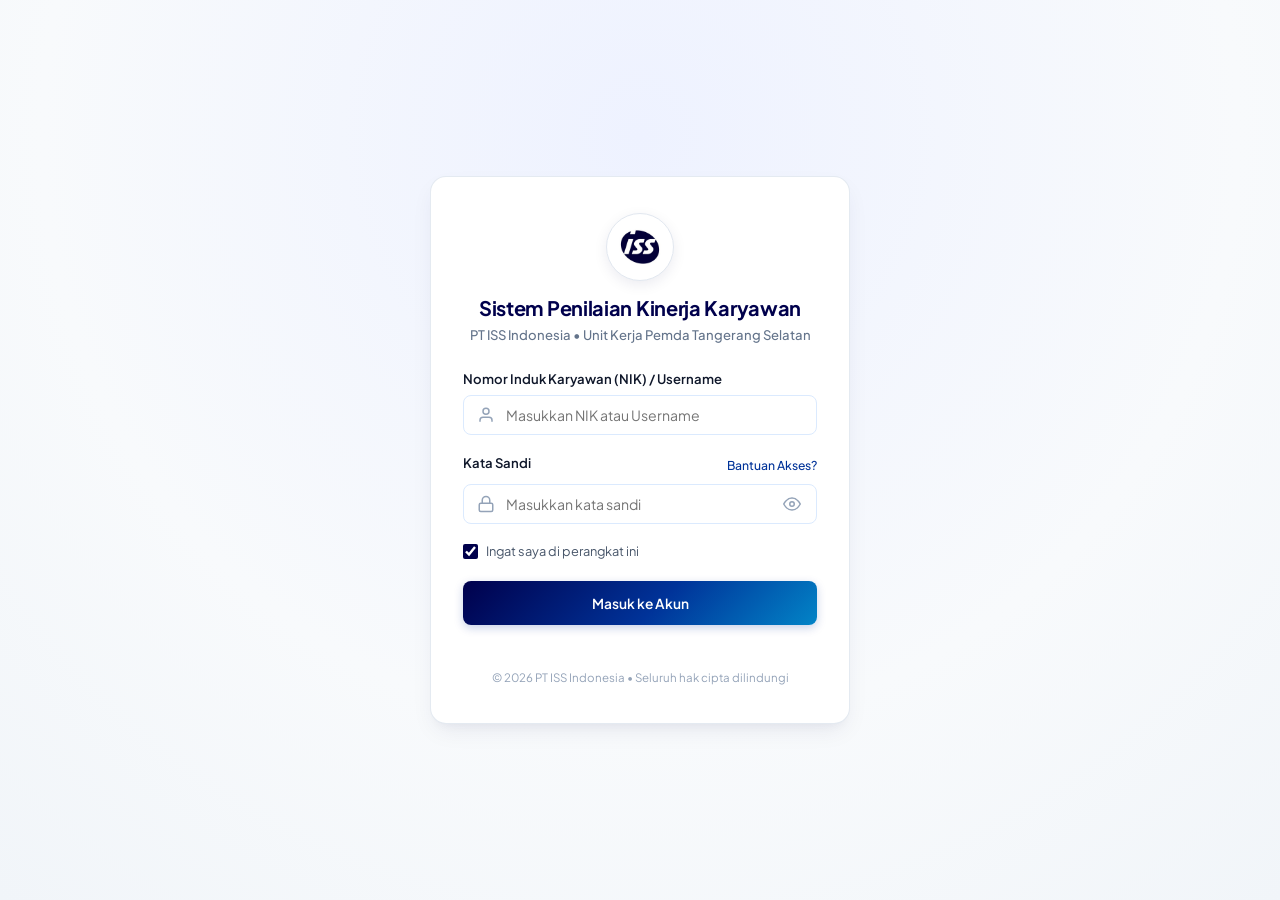
<file: index.html>
<!DOCTYPE html>
<html lang="id">
<head>
  <meta charset="UTF-8">
  <meta name="viewport" content="width=device-width, initial-scale=1.0">
  <title>Sistem Informasi Penilaian Kinerja Karyawan - PT ISS Indonesia</title>
  
  <!-- Font: Plus Jakarta Sans -->
  <link rel="preconnect" href="https://fonts.googleapis.com">
  <link rel="preconnect" href="https://fonts.gstatic.com" crossorigin>
  <link href="https://fonts.googleapis.com/css2?family=Plus+Jakarta+Sans:wght@400;500;600;700;800&display=swap" rel="stylesheet">
  
  <style>
/* ==========================================================================
   SISTEM INFORMASI PENILAIAN KINERJA KARYAWAN PT ISS INDONESIA
   AREA PENEMPATAN: PEMDA KOTA TANGERANG SELATAN
   THEME: GRADIASI WARNA LOGO ISS (NAVY, ROYAL BLUE, CYAN & AMBIENT ICE BLUE)
   ========================================================================== */

:root {
  /* Official ISS Navy Blue & Light Palette */
  --iss-navy: #00004C;
  --iss-navy-hover: #07193d;
  --iss-blue-accent: #003399;
  --iss-blue-light: #e8f0fe;
  --iss-cyan: #0284c7;
  --iss-cyan-light: #38bdf8;
  --iss-gradient: linear-gradient(135deg, #00004c 0%, #003399 55%, #0284c7 100%);
  --iss-gradient-hover: linear-gradient(135deg, #000038 0%, #002b80 55%, #0369a1 100%);
  --iss-gradient-soft: linear-gradient(135deg, #eef4fc 0%, #e1effe 50%, #e0f2fe 100%);

  /* Backgrounds: Subtle, elegant, slightly colored with ISS ambient tints */
  --bg-body: #eef4fc;
  --bg-card: #ffffff;
  --bg-surface: #ffffff;
  --bg-subtle: #edf4fc;

  /* Borders */
  --border-color: #dbeafe;
  --border-focus: #003399;

  /* Text */
  --text-main: #0f172a;
  --text-secondary: #475569;
  --text-muted: #64748b;
  --text-dim: #94a3b8;

  /* Status Colors */
  --success: #15803d;
  --success-bg: #dcfce7;
  --warning: #b45309;
  --warning-bg: #fef3c7;
  --danger: #b91c1c;
  --danger-bg: #fee2e2;
  --info: #0284c7;
  --info-bg: #e0f2fe;

  --shadow-sm: 0 1px 3px 0 rgba(0, 51, 153, 0.05);
  --shadow-md: 0 4px 10px -1px rgba(0, 51, 153, 0.08), 0 2px 4px -2px rgba(0, 51, 153, 0.04);
  --shadow-lg: 0 12px 20px -3px rgba(0, 51, 153, 0.12), 0 4px 6px -4px rgba(0, 51, 153, 0.06);

  --radius-sm: 6px;
  --radius-md: 8px;
  --radius-lg: 12px;
  --radius-full: 9999px;
  --font-family: 'Plus Jakarta Sans', system-ui, -apple-system, sans-serif;
}

*,
*::before,
*::after {
  box-sizing: border-box;
  margin: 0;
  padding: 0;
}

body {
  font-family: var(--font-family);
  background: linear-gradient(145deg, #eef4fc 0%, #e5f0fa 30%, #ecf4fd 65%, #f2f7fd 100%);
  background-attachment: fixed;
  color: var(--text-main);
  min-height: 100vh;
  line-height: 1.5;
  -webkit-font-smoothing: antialiased;
}

/* ==========================================================================
   LOGIN SCREEN (NORMAL ENTERPRISE LOGIN)
   ========================================================================== */
.login-wrapper {
  display: flex;
  align-items: center;
  justify-content: center;
  min-height: 100vh;
  padding: 32px 16px;
  background: radial-gradient(circle at 50% 15%, #eef2ff 0%, #f8fafc 60%, #f1f5f9 100%);
}

.login-card {
  width: 100%;
  max-width: 420px;
  background: #ffffff;
  border: 1px solid rgba(226, 232, 240, 0.9);
  border-radius: 16px;
  padding: 36px 32px;
  box-shadow: 0 10px 25px -5px rgba(0, 0, 76, 0.08), 0 8px 10px -6px rgba(0, 0, 76, 0.04);
  position: relative;
  transition: all 0.3s ease;
}

.brand-header {
  text-align: center;
  margin-bottom: 24px;
}

.logo-badge {
  display: inline-flex;
  align-items: center;
  justify-content: center;
  width: 68px;
  height: 68px;
  background: #ffffff;
  border-radius: 50%;
  margin: 0 auto 14px auto;
  box-shadow: 0 4px 14px rgba(0, 0, 76, 0.08);
  border: 1px solid #e2e8f0;
}

.iss-logo-img {
  width: 52px;
  height: 52px;
  object-fit: contain;
  display: block;
  border-radius: 50%;
}

.login-title {
  font-size: 1.25rem;
  font-weight: 700;
  color: var(--iss-navy);
  margin-bottom: 4px;
  letter-spacing: -0.015em;
  line-height: 1.3;
}

.login-subtitle {
  font-size: 0.82rem;
  color: var(--text-muted);
  font-weight: 500;
}

/* Error Alert */
.error-alert {
  display: none;
  background: #fef2f2;
  border: 1px solid #fecaca;
  border-radius: 10px;
  padding: 12px 14px;
  margin-bottom: 20px;
  animation: shake 0.35s ease-in-out;
}

.error-alert.show {
  display: flex;
  align-items: flex-start;
  gap: 10px;
}

.error-alert .error-icon {
  color: #dc2626;
  flex-shrink: 0;
  display: flex;
  align-items: center;
  margin-top: 1px;
}

.error-alert .error-content h4 {
  font-size: 0.84rem;
  font-weight: 700;
  color: #b91c1c;
}

.error-alert .error-content p {
  font-size: 0.78rem;
  color: #991b1b;
  margin-top: 2px;
  line-height: 1.4;
}

/* Form Styles & Inputs with Icons */
.form-group {
  margin-bottom: 18px;
}

.form-label {
  display: block;
  font-size: 0.82rem;
  font-weight: 600;
  color: var(--text-main);
  margin-bottom: 6px;
}

.form-label-row {
  display: flex;
  justify-content: space-between;
  align-items: center;
  margin-bottom: 6px;
}

.form-hint-link {
  font-size: 0.76rem;
  color: var(--iss-blue-accent);
  cursor: pointer;
  font-weight: 500;
  transition: color 0.15s ease;
}

.form-hint-link:hover {
  text-decoration: underline;
  color: var(--iss-navy);
}

.input-icon-wrapper {
  position: relative;
  display: flex;
  align-items: center;
}

.input-icon {
  position: absolute;
  left: 14px;
  color: #94a3b8;
  pointer-events: none;
  display: flex;
  align-items: center;
  justify-content: center;
  transition: color 0.2s ease;
}

.form-input {
  width: 100%;
  background: #ffffff;
  border: 1px solid var(--border-color);
  border-radius: 10px;
  padding: 11px 14px;
  font-size: 0.88rem;
  color: var(--text-main);
  font-family: inherit;
  transition: all 0.2s ease;
}

.form-input.with-icon {
  padding-left: 42px;
}

.form-input.with-action {
  padding-right: 42px;
}

.input-icon-wrapper:focus-within .input-icon {
  color: var(--iss-navy);
}

.form-input:focus {
  outline: none;
  border-color: var(--iss-navy);
  box-shadow: 0 0 0 3px rgba(0, 0, 76, 0.1);
}

.btn-toggle-password {
  position: absolute;
  right: 12px;
  background: transparent;
  border: none;
  color: #94a3b8;
  cursor: pointer;
  padding: 4px;
  display: flex;
  align-items: center;
  justify-content: center;
  border-radius: 6px;
  transition: color 0.2s ease;
}

.btn-toggle-password:hover {
  color: var(--text-main);
}

.form-options {
  display: flex;
  justify-content: space-between;
  align-items: center;
  margin-bottom: 20px;
  font-size: 0.8rem;
}

.checkbox-label {
  display: flex;
  align-items: center;
  gap: 8px;
  color: var(--text-secondary);
  cursor: pointer;
  user-select: none;
}

.checkbox-label input[type="checkbox"] {
  width: 15px;
  height: 15px;
  accent-color: var(--iss-navy);
  cursor: pointer;
}

.btn-login {
  width: 100%;
  height: 44px;
  font-size: 0.92rem;
  font-weight: 600;
  border-radius: 10px;
  box-shadow: 0 4px 12px rgba(0, 0, 76, 0.15);
  margin-bottom: 20px;
}

.btn-login:hover {
  box-shadow: 0 6px 16px rgba(0, 0, 76, 0.25);
  transform: translateY(-1px);
}

/* Quick Access Demo Pills */
.login-quick-access {
  margin-top: 6px;
  padding-top: 18px;
  border-top: 1px solid #f1f5f9;
}

.quick-access-header {
  display: flex;
  align-items: center;
  gap: 10px;
  margin-bottom: 12px;
}

.quick-access-divider {
  flex: 1;
  height: 1px;
  background: #e2e8f0;
}

.quick-access-text {
  font-size: 0.72rem;
  font-weight: 600;
  color: #94a3b8;
  text-transform: uppercase;
  letter-spacing: 0.05em;
}

.quick-pills {
  display: grid;
  grid-template-columns: repeat(3, 1fr);
  gap: 8px;
}

.quick-pill {
  display: flex;
  align-items: center;
  justify-content: center;
  gap: 6px;
  padding: 8px 6px;
  background: #f8fafc;
  border: 1px solid #e2e8f0;
  border-radius: 8px;
  cursor: pointer;
  font-family: inherit;
  font-size: 0.78rem;
  color: var(--text-secondary);
  font-weight: 600;
  transition: all 0.2s ease;
}

.quick-pill:hover {
  background: #ffffff;
  border-color: var(--iss-navy);
  color: var(--iss-navy);
  box-shadow: 0 2px 6px rgba(0, 0, 76, 0.08);
  transform: translateY(-1px);
}

.pill-badge {
  font-size: 0.65rem;
  padding: 2px 5px;
  border-radius: 4px;
  font-weight: 700;
  letter-spacing: 0.02em;
}

.pill-badge.admin {
  background: #fee2e2;
  color: #991b1b;
}

.pill-badge.spv {
  background: #fef3c7;
  color: #92400e;
}

.pill-badge.cleaner {
  background: #dbeafe;
  color: #1e40af;
}

.login-footer {
  text-align: center;
  margin-top: 20px;
  font-size: 0.72rem;
  color: #94a3b8;
}

/* Form Styles */
.form-group {
  margin-bottom: 18px;
}

.form-label {
  display: block;
  font-size: 0.82rem;
  font-weight: 600;
  color: var(--text-main);
  margin-bottom: 6px;
}

.form-input {
  width: 100%;
  background: #ffffff;
  border: 1px solid var(--border-color);
  border-radius: var(--radius-md);
  padding: 10px 14px;
  font-size: 0.88rem;
  color: var(--text-main);
  font-family: inherit;
  transition: all 0.2s ease;
}

.form-input:focus {
  outline: none;
  border-color: var(--iss-navy);
  box-shadow: 0 0 0 3px rgba(0, 0, 76, 0.12);
}

.form-input.is-invalid {
  border-color: var(--danger);
  background-color: #fff8f8;
}

/* Buttons */
.btn {
  display: inline-flex;
  align-items: center;
  justify-content: center;
  gap: 8px;
  padding: 10px 18px;
  font-size: 0.86rem;
  font-weight: 600;
  border-radius: var(--radius-md);
  cursor: pointer;
  border: 1px solid transparent;
  transition: all 0.2s ease;
  font-family: inherit;
  text-decoration: none;
}

.btn-primary {
  background: linear-gradient(135deg, #00004c 0%, #003399 55%, #0284c7 100%);
  color: white;
  border: none;
  box-shadow: 0 3px 10px rgba(0, 51, 153, 0.22);
}

.btn-primary:hover {
  background: linear-gradient(135deg, #000038 0%, #002b80 55%, #0369a1 100%);
  box-shadow: 0 5px 14px rgba(0, 51, 153, 0.35);
  transform: translateY(-1px);
}

.btn-outline {
  background: white;
  border: 1px solid var(--border-color);
  color: var(--text-secondary);
}

.btn-outline:hover {
  background: var(--bg-subtle);
  color: var(--text-main);
  border-color: #cbd5e1;
}

.btn-success {
  background-color: var(--success);
  color: white;
}

.btn-success:hover {
  background-color: #166534;
}

.btn-danger {
  background-color: #ef4444;
  color: white;
}

.btn-danger:hover {
  background-color: #dc2626;
}

.btn-sm {
  padding: 6px 12px;
  font-size: 0.78rem;
}

.btn-block {
  width: 100%;
}

/* ==========================================================================
   APP MAIN SHELL
   ========================================================================== */
#app-container,
.app-container,
.app-layout {
  display: none !important;
  min-height: 100vh;
  flex-direction: column;
}

#app-container.active,
.app-container.active,
.app-layout.active {
  display: flex !important;
}

/* Branded Navbar with ISS Gradient Top Accent */
.navbar {
  height: 64px;
  background: rgba(255, 255, 255, 0.96);
  backdrop-filter: blur(10px);
  border-bottom: 1px solid var(--border-color);
  display: flex;
  align-items: center;
  justify-content: space-between;
  padding: 0 24px;
  position: sticky;
  top: 0;
  z-index: 50;
  box-shadow: 0 2px 10px rgba(0, 51, 153, 0.05);
}

.navbar::before {
  content: '';
  position: absolute;
  top: 0;
  left: 0;
  right: 0;
  height: 3px;
  background: linear-gradient(90deg, #00004c 0%, #003399 35%, #0284c7 70%, #38bdf8 100%);
}

.nav-left,
.nav-brand {
  display: flex;
  align-items: center;
  gap: 12px;
}

.nav-logo-small,
.nav-brand .iss-logo-mini {
  height: 38px;
  width: 38px;
  object-fit: contain;
  border-radius: 8px;
  background: #ffffff;
  padding: 2px;
  flex-shrink: 0;
  border: 1px solid #dbeafe;
  box-shadow: 0 2px 6px rgba(0, 51, 153, 0.08);
}

.system-titles,
.brand-text-block {
  display: flex;
  flex-direction: column;
}

.system-title-main,
.brand-text-block h2 {
  font-size: 0.92rem;
  font-weight: 800;
  color: var(--iss-navy);
  line-height: 1.2;
  letter-spacing: -0.01em;
}

.system-title-sub,
.brand-text-block span {
  font-size: 0.72rem;
  color: var(--text-muted);
  font-weight: 600;
  margin-top: 2px;
}

.nav-right,
.nav-actions {
  display: flex;
  align-items: center;
  gap: 14px;
}

.user-profile-badge,
.user-pill {
  display: flex;
  align-items: center;
  gap: 10px;
  padding: 5px 14px;
  background: #f0f6ff;
  border-radius: var(--radius-full);
  border: 1px solid #dbeafe;
}

.user-profile-badge .user-meta,
.user-pill .user-meta {
  display: flex;
  flex-direction: column;
}

.user-avatar {
  width: 32px;
  height: 32px;
  border-radius: var(--radius-full);
  background: linear-gradient(135deg, #00004c 0%, #003399 100%);
  color: white;
  display: flex;
  align-items: center;
  justify-content: center;
  font-weight: 800;
  font-size: 0.82rem;
  flex-shrink: 0;
  box-shadow: 0 2px 6px rgba(0, 51, 153, 0.25);
}
  display: flex;
  align-items: center;
  justify-content: center;
  font-weight: 800;
  font-size: 0.82rem;
  flex-shrink: 0;
}

.user-meta .user-name {
  font-size: 0.82rem;
  font-weight: 700;
  color: var(--text-main);
  line-height: 1.2;
}

.user-meta .user-role,
.user-role-tag {
  font-size: 0.68rem;
  color: var(--iss-blue-accent);
  font-weight: 700;
  text-transform: uppercase;
  letter-spacing: 0.02em;
}

.role-tag {
  display: inline-block;
  padding: 2px 8px;
  border-radius: var(--radius-full);
  font-size: 0.68rem;
  font-weight: 700;
  text-transform: uppercase;
}

.role-admin {
  background: #f3e8ff;
  color: #7e22ce;
  border: 1px solid #d8b4fe;
}

.role-supervisor {
  background: #e0f2fe;
  color: #0284c7;
  border: 1px solid #bae6fd;
}

.role-karyawan {
  background: #dcfce7;
  color: #15803d;
  border: 1px solid #bbf7d0;
}

/* Layout Body */
.app-body,
.layout-body {
  display: flex !important;
  flex: 1 1 auto;
  min-height: calc(100vh - 64px);
  width: 100%;
  position: relative;
}

/* Sidebar with Gentle Gradient Matching ISS Theme */
.sidebar {
  width: 260px;
  min-width: 260px;
  max-width: 260px;
  background: linear-gradient(180deg, #ffffff 0%, #f6faff 50%, #edf4fc 100%);
  border-right: 1px solid var(--border-color);
  padding: 20px 14px;
  display: flex;
  flex-direction: column;
  flex-shrink: 0;
  position: sticky;
  top: 64px;
  height: calc(100vh - 64px);
  overflow-y: auto;
}

.sidebar-category {
  font-size: 0.68rem;
  font-weight: 700;
  color: var(--text-muted);
  text-transform: uppercase;
  letter-spacing: 0.08em;
  padding: 8px 12px 6px;
}

.sidebar-menu {
  list-style: none;
  margin-bottom: 20px;
}

.sidebar-item {
  display: flex;
  align-items: center;
  gap: 10px;
  padding: 10px 12px;
  border-radius: var(--radius-md);
  font-size: 0.84rem;
  font-weight: 600;
  color: var(--text-secondary);
  cursor: pointer;
  transition: all 0.15s ease;
  margin-bottom: 3px;
}

.sidebar-item:hover {
  background: #e8f1fc;
  color: #003399;
}

.sidebar-item.active {
  background: linear-gradient(135deg, #00004c 0%, #003399 55%, #0284c7 100%);
  color: #ffffff;
  box-shadow: 0 4px 12px rgba(0, 51, 153, 0.25);
}

.sidebar-item .item-icon {
  width: 20px;
  height: 20px;
  display: inline-flex;
  align-items: center;
  justify-content: center;
  color: currentColor;
  flex-shrink: 0;
}

/* Main Workspace with Subtle Colored ISS Ambient Gradient Background */
.main-content {
  flex: 1;
  min-width: 0;
  padding: 24px 28px 48px;
  background: radial-gradient(circle at 10% 8%, rgba(2, 132, 199, 0.05) 0%, transparent 45%),
              radial-gradient(circle at 92% 16%, rgba(0, 51, 153, 0.04) 0%, transparent 40%),
              radial-gradient(circle at 50% 92%, rgba(99, 102, 241, 0.03) 0%, transparent 50%),
              linear-gradient(180deg, rgba(238, 244, 252, 0.5) 0%, rgba(246, 250, 255, 0.85) 100%);
  background-attachment: fixed;
  overflow-y: auto;
}

/* Page Header */
.page-header {
  display: flex;
  align-items: center;
  justify-content: space-between;
  margin-bottom: 24px;
}

.page-title-group h2 {
  font-size: 1.35rem;
  font-weight: 800;
  color: var(--text-main);
  letter-spacing: -0.01em;
}

.page-title-group p {
  font-size: 0.82rem;
  color: var(--text-secondary);
  margin-top: 2px;
}

/* Stat Cards */
.stats-grid {
  display: grid;
  grid-template-columns: repeat(auto-fit, minmax(210px, 1fr));
  gap: 16px;
  margin-bottom: 24px;
}

.stat-card {
  background: linear-gradient(145deg, #ffffff 0%, #f6faff 100%);
  border: 1px solid var(--border-color);
  border-radius: var(--radius-md);
  padding: 18px 20px;
  box-shadow: 0 2px 8px rgba(0, 51, 153, 0.05);
  border-left: 4px solid var(--iss-navy);
  transition: transform 0.2s ease, box-shadow 0.2s ease;
}

.stat-card:hover {
  transform: translateY(-2px);
  box-shadow: 0 6px 14px rgba(0, 51, 153, 0.08);
}

.stat-card:nth-child(1) {
  background: linear-gradient(145deg, #ffffff 0%, #f0f6ff 100%);
  border-left-color: #003399;
  border-color: #dbeafe;
}

.stat-card:nth-child(2) {
  background: linear-gradient(145deg, #ffffff 0%, #f0fdf4 100%);
  border-left-color: #16a34a;
  border-color: #dcfce7;
}

.stat-card:nth-child(3) {
  background: linear-gradient(145deg, #ffffff 0%, #fffbeb 100%);
  border-left-color: #d97706;
  border-color: #fef3c7;
}

.stat-card:nth-child(4) {
  background: linear-gradient(145deg, #ffffff 0%, #f0f9ff 100%);
  border-left-color: #0284c7;
  border-color: #e0f2fe;
}

.stat-header {
  display: flex;
  align-items: center;
  justify-content: space-between;
  margin-bottom: 8px;
}

.stat-label {
  font-size: 0.74rem;
  font-weight: 700;
  color: var(--text-muted);
  text-transform: uppercase;
}

.stat-icon {
  width: 34px;
  height: 34px;
  display: inline-flex;
  align-items: center;
  justify-content: center;
  color: #003399;
  background: #e8f1fc;
  border-radius: 8px;
  flex-shrink: 0;
}

.stat-card:nth-child(2) .stat-icon {
  color: #16a34a;
  background: #dcfce7;
}

.stat-card:nth-child(3) .stat-icon {
  color: #d97706;
  background: #fef3c7;
}

.stat-card:nth-child(4) .stat-icon {
  color: #0284c7;
  background: #e0f2fe;
}

.stat-value {
  font-size: 1.75rem;
  font-weight: 800;
  color: var(--iss-navy);
  line-height: 1.1;
}

.stat-desc {
  font-size: 0.74rem;
  color: var(--text-secondary);
  margin-top: 4px;
}

/* White Panels */
.panel {
  background: var(--bg-card);
  border: 1px solid var(--border-color);
  border-radius: var(--radius-lg);
  padding: 24px;
  margin-bottom: 24px;
  box-shadow: 0 4px 16px rgba(0, 51, 153, 0.04);
}

.panel-header {
  display: flex;
  align-items: center;
  justify-content: space-between;
  margin-bottom: 18px;
  padding-bottom: 12px;
  border-bottom: 1px solid var(--border-color);
}

.panel-title {
  font-size: 1rem;
  font-weight: 700;
  color: var(--text-main);
  display: flex;
  align-items: center;
  gap: 8px;
}

.panel-badge {
  font-size: 0.72rem;
  background: var(--iss-blue-light);
  color: var(--iss-navy);
  padding: 3px 10px;
  border-radius: var(--radius-full);
  font-weight: 600;
}

/* Tables */
.table-responsive {
  width: 100%;
  overflow-x: auto;
}

.data-table {
  width: 100%;
  border-collapse: collapse;
  font-size: 0.84rem;
}

.data-table th {
  background: linear-gradient(180deg, #edf4fc 0%, #e2eefb 100%);
  color: #1e293b;
  font-weight: 700;
  font-size: 0.73rem;
  text-transform: uppercase;
  letter-spacing: 0.05em;
  padding: 11px 14px;
  border-bottom: 2px solid #bfdbfe;
  text-align: left;
}

.data-table td {
  padding: 12px 14px;
  border-bottom: 1px solid var(--border-color);
  color: var(--text-main);
  vertical-align: middle;
}

.data-table tr:hover td {
  background: #f0f6ff;
}

/* Badges */
.badge {
  display: inline-flex;
  align-items: center;
  gap: 4px;
  padding: 3px 8px;
  border-radius: var(--radius-full);
  font-size: 0.72rem;
  font-weight: 700;
}

.badge-success {
  background: var(--success-bg);
  color: var(--success);
}

.badge-warning {
  background: var(--warning-bg);
  color: var(--warning);
}

.badge-danger {
  background: var(--danger-bg);
  color: var(--danger);
}

.badge-info {
  background: var(--info-bg);
  color: var(--info);
}

/* Grade Badges */
.grade-badge {
  display: inline-block;
  min-width: 28px;
  text-align: center;
  padding: 3px 8px;
  border-radius: var(--radius-sm);
  font-weight: 800;
  font-size: 0.78rem;
}

.grade-A {
  background: #15803d;
  color: white;
}

.grade-B {
  background: var(--iss-navy);
  color: white;
}

.grade-C {
  background: #b45309;
  color: white;
}

.grade-D {
  background: #ea580c;
  color: white;
}

.grade-E {
  background: #b91c1c;
  color: white;
}

/* ==========================================================================
   PENILAIAN WORKSTATION
   ========================================================================== */
.scoring-grid {
  display: grid;
  grid-template-columns: 2fr 1fr;
  gap: 20px;
}

.criteria-group {
  background: #ffffff;
  border: 1px solid var(--border-color);
  border-radius: var(--radius-md);
  padding: 16px;
  margin-bottom: 14px;
}

.criteria-header {
  display: flex;
  align-items: center;
  justify-content: space-between;
  margin-bottom: 12px;
}

.criteria-title {
  font-size: 0.88rem;
  font-weight: 700;
  color: var(--iss-navy);
}

.weight-tag {
  background: var(--iss-blue-light);
  color: var(--iss-navy);
  font-size: 0.72rem;
  font-weight: 700;
  padding: 2px 8px;
  border-radius: var(--radius-full);
}

.item-slider-row {
  margin-bottom: 12px;
}

.item-meta {
  display: flex;
  justify-content: space-between;
  font-size: 0.8rem;
  margin-bottom: 4px;
}

.item-name {
  color: var(--text-secondary);
}

.item-score-val {
  font-weight: 800;
  color: var(--iss-navy);
}

.slider-control {
  width: 100%;
  -webkit-appearance: none;
  height: 6px;
  border-radius: 3px;
  background: #e2e8f0;
  outline: none;
}

.slider-control::-webkit-slider-thumb {
  -webkit-appearance: none;
  appearance: none;
  width: 16px;
  height: 16px;
  border-radius: 50%;
  background: var(--iss-navy);
  cursor: pointer;
}

/* Calculator Card with ISS Navy Theme */
.calculator-card {
  position: sticky;
  top: 84px;
  background: #ffffff;
  border: 2px solid var(--iss-blue-accent);
  border-radius: var(--radius-lg);
  padding: 20px;
  box-shadow: 0 8px 24px rgba(0, 51, 153, 0.1);
}

.calc-title {
  font-size: 0.78rem;
  font-weight: 800;
  text-transform: uppercase;
  color: var(--iss-navy);
  text-align: center;
  margin-bottom: 12px;
}

.score-display-box {
  text-align: center;
  padding: 16px;
  background: linear-gradient(135deg, #f0f6fc 0%, #e6f0fa 100%);
  border: 1px solid #dbeafe;
  border-radius: var(--radius-md);
  margin-bottom: 16px;
}

.final-score-number {
  font-size: 3rem;
  font-weight: 900;
  color: var(--iss-navy);
  line-height: 1;
}

.final-grade-badge {
  display: inline-block;
  margin-top: 8px;
  padding: 4px 14px;
  border-radius: var(--radius-full);
  font-weight: 800;
  font-size: 0.85rem;
}

.breakdown-list {
  list-style: none;
  margin-bottom: 16px;
}

.breakdown-item {
  display: flex;
  justify-content: space-between;
  font-size: 0.8rem;
  padding: 6px 0;
  border-bottom: 1px solid var(--border-color);
}

.breakdown-item .label {
  color: var(--text-secondary);
}

.breakdown-item .val {
  font-weight: 700;
  color: var(--text-main);
}

/* Scorecard Karyawan with Branded Card */
.scorecard-panel {
  background: #ffffff;
  border: 1px solid var(--border-color);
  border-radius: var(--radius-lg);
  padding: 28px;
  box-shadow: 0 4px 16px rgba(0, 51, 153, 0.05);
}

.scorecard-header {
  display: flex;
  justify-content: space-between;
  align-items: flex-start;
  padding-bottom: 20px;
  border-bottom: 1px solid var(--border-color);
  margin-bottom: 20px;
}

.employee-card-meta {
  display: flex;
  gap: 16px;
  align-items: center;
}

.employee-photo {
  width: 64px;
  height: 64px;
  border-radius: var(--radius-md);
  background: linear-gradient(135deg, #00004c 0%, #003399 55%, #0284c7 100%);
  display: flex;
  align-items: center;
  justify-content: center;
  font-size: 1.6rem;
  color: white;
  box-shadow: 0 4px 10px rgba(0, 51, 153, 0.25);
}

.employee-info h3 {
  font-size: 1.15rem;
  font-weight: 800;
  color: var(--iss-navy);
}

.employee-info p {
  font-size: 0.82rem;
  color: var(--text-secondary);
}

.score-badge-jumbo {
  text-align: right;
}

.score-badge-jumbo .num {
  font-size: 2.5rem;
  font-weight: 900;
  color: var(--iss-navy);
  line-height: 1;
}

.progress-group {
  margin-bottom: 14px;
}

.progress-meta {
  display: flex;
  justify-content: space-between;
  font-size: 0.82rem;
  margin-bottom: 4px;
  color: var(--text-main);
}

.progress-bar-bg {
  width: 100%;
  height: 8px;
  background: #e2e8f0;
  border-radius: var(--radius-full);
  overflow: hidden;
}

.progress-bar-fill {
  height: 100%;
  border-radius: var(--radius-full);
  background: var(--iss-navy);
}

.feedback-box {
  background: var(--bg-subtle);
  border: 1px solid var(--border-color);
  border-radius: var(--radius-md);
  padding: 16px;
  margin-top: 20px;
}

/* Toast Container */
.toast-container {
  position: fixed;
  bottom: 20px;
  right: 20px;
  z-index: 1000;
  display: flex;
  flex-direction: column;
  gap: 8px;
}

.toast {
  background: #ffffff;
  border: 1px solid var(--border-color);
  border-left: 4px solid var(--iss-navy);
  border-radius: var(--radius-md);
  padding: 12px 16px;
  box-shadow: var(--shadow-lg);
  display: flex;
  align-items: center;
  gap: 10px;
  font-size: 0.84rem;
  color: var(--text-main);
  animation: slideInRight 0.3s ease-out;
}

.toast.toast-success {
  border-left-color: var(--success);
}

.toast.toast-danger {
  border-left-color: var(--danger);
}

.toast.toast-info {
  border-left-color: var(--iss-navy);
}

/* Keyframe Animations */
@keyframes shake {

  0%,
  100% {
    transform: translateX(0);
  }

  20%,
  60% {
    transform: translateX(-5px);
  }

  40%,
  80% {
    transform: translateX(5px);
  }
}

@keyframes slideInRight {
  from {
    opacity: 0;
    transform: translateX(40px);
  }

  to {
    opacity: 1;
    transform: translateX(0);
  }
}

/* Print Layout */
@media print {

  .sidebar,
  .navbar,
  .btn,
  .toast-container,
  .page-header,
  .no-print,
  #modal-tambah-periode,
  .modal-overlay {
    display: none !important;
  }

  body,
  .main-content {
    background: white !important;
    padding: 0 !important;
    margin: 0 !important;
  }

  .panel {
    box-shadow: none !important;
    border: 1px solid #cbd5e1 !important;
  }

  .print-header {
    display: block !important;
    text-align: center;
    border-bottom: 2px solid #000;
    padding-bottom: 12px;
    margin-bottom: 20px;
  }
}

.print-header {
  display: none;
}


/* ==========================================================================
   MODAL DIREKTORI NIK & JABATAN KARYAWAN (SHIFT SCHEDULE)
   ========================================================================== */
.modal-overlay {
  position: fixed;
  inset: 0;
  background: rgba(15, 23, 42, 0.65);
  backdrop-filter: blur(5px);
  z-index: 9999;
  display: none;
  align-items: center;
  justify-content: center;
  padding: 16px;
  animation: fadeIn 0.2s ease-out;
}

.modal-overlay.active {
  display: flex;
}

.modal-window {
  background: #ffffff;
  border-radius: var(--radius-lg);
  box-shadow: 0 25px 50px -12px rgba(0, 0, 0, 0.25);
  max-width: 920px;
  width: 100%;
  max-height: 88vh;
  display: flex;
  flex-direction: column;
  overflow: hidden;
  border: 1px solid var(--border-color);
  animation: modalPop 0.25s cubic-bezier(0.16, 1, 0.3, 1);
}

.modal-header {
  padding: 18px 24px;
  border-bottom: 1px solid var(--border-color);
  display: flex;
  align-items: center;
  justify-content: space-between;
  background: var(--bg-subtle);
}

.modal-header h3 {
  font-size: 1.1rem;
  font-weight: 700;
  color: var(--iss-navy);
  display: flex;
  align-items: center;
  gap: 8px;
}

.modal-header .btn-close {
  background: none;
  border: none;
  font-size: 1.5rem;
  color: var(--text-muted);
  cursor: pointer;
  line-height: 1;
  padding: 4px;
  border-radius: var(--radius-sm);
  transition: all 0.2s;
}

.modal-header .btn-close:hover {
  color: var(--danger);
  background: #fee2e2;
}

.modal-body {
  padding: 20px 24px;
  overflow-y: auto;
  flex: 1;
}

.modal-footer {
  padding: 14px 24px;
  border-top: 1px solid var(--border-color);
  background: var(--bg-subtle);
  display: flex;
  align-items: center;
  justify-content: space-between;
  font-size: 0.82rem;
  color: var(--text-muted);
}

.search-filter-box {
  display: flex;
  gap: 12px;
  margin-bottom: 16px;
  flex-wrap: wrap;
}

.search-filter-box input {
  flex: 1;
  min-width: 220px;
}

.role-tag.role-leader {
  background: #fef3c7;
  color: #92400e;
  border: 1px solid #fde68a;
}

.btn-quick-fill {
  padding: 4px 10px;
  font-size: 0.76rem;
  border-radius: var(--radius-full);
  background: var(--iss-blue-light);
  color: var(--iss-navy);
  border: 1px solid #bfdbfe;
  cursor: pointer;
  font-weight: 600;
  display: inline-flex;
  align-items: center;
  gap: 4px;
  transition: all 0.15s;
}

.btn-quick-fill:hover {
  background: var(--iss-navy);
  color: #ffffff;
  border-color: var(--iss-navy);
  transform: translateY(-1px);
}

@keyframes fadeIn {
  from {
    opacity: 0;
  }

  to {
    opacity: 1;
  }
}

@keyframes modalPop {
  from {
    transform: scale(0.95);
    opacity: 0;
  }

  to {
    transform: scale(1);
    opacity: 1;
  }
}

/* Modal Edit Penilaian Specifics */
.modal-score-card {
  background: #f8fafc;
  border: 1px solid var(--border-color);
  border-radius: var(--radius-md);
  padding: 16px 20px;
  display: flex;
  align-items: center;
  justify-content: space-between;
  margin-bottom: 20px;
  border-left: 4px solid var(--iss-navy);
}

.modal-score-preview {
  display: flex;
  align-items: center;
  gap: 16px;
  margin-top: 6px;
}

.modal-score-val {
  font-size: 2.2rem;
  font-weight: 900;
  color: var(--iss-navy);
  line-height: 1;
}

.modal-grade-pill {
  font-size: 0.8rem;
  font-weight: 800;
  padding: 4px 12px;
  border-radius: var(--radius-full);
  text-transform: uppercase;
}

.modal-input-grid {
  display: grid;
  grid-template-columns: repeat(2, 1fr);
  gap: 16px;
  margin-bottom: 18px;
}

/* ==========================================================================
   RESPONSIVE MOBILE & TABLET STYLES (DUAL-DEVICE ADAPTIVE)
   ========================================================================== */

/* Hamburger Toggle Button (Desktop: Hidden, Mobile: Visible) */
.btn-sidebar-toggle {
  display: none;
  background: transparent;
  border: none;
  color: var(--iss-navy);
  padding: 6px;
  cursor: pointer;
  border-radius: var(--radius-sm);
  align-items: center;
  justify-content: center;
  margin-right: 6px;
  transition: background 0.15s ease;
}

.btn-sidebar-toggle:hover {
  background: var(--bg-subtle);
}

/* Backdrop Dimmer untuk Mobile Drawer */
.sidebar-backdrop {
  display: none;
  position: fixed;
  inset: 0;
  background: rgba(15, 23, 42, 0.6);
  backdrop-filter: blur(2px);
  z-index: 99;
}

/* Tablet & Mobile Screens (<= 992px) */
@media (max-width: 992px) {
  .btn-sidebar-toggle {
    display: inline-flex;
  }

  .sidebar {
    position: fixed !important;
    top: 64px !important;
    left: 0 !important;
    bottom: 0 !important;
    width: 270px !important;
    max-width: 82vw !important;
    z-index: 100 !important;
    transform: translateX(-100%);
    transition: transform 0.28s cubic-bezier(0.16, 1, 0.3, 1) !important;
    box-shadow: 6px 0 25px rgba(0, 0, 0, 0.18);
    height: calc(100vh - 64px) !important;
    background: linear-gradient(180deg, #ffffff 0%, #f6faff 50%, #edf4fc 100%) !important;
  }

  .sidebar.open {
    transform: translateX(0) !important;
  }

  .sidebar-backdrop.active {
    display: block !important;
  }

  .main-content {
    padding: 20px 16px 40px !important;
    width: 100% !important;
    min-width: 0 !important;
  }

  .scoring-grid {
    grid-template-columns: 1fr !important;
    gap: 16px !important;
  }
}

/* Mobile Phones (<= 640px) */
@media (max-width: 640px) {
  /* Navbar Ringkas & Rapi */
  .navbar {
    padding: 0 12px !important;
    height: 58px !important;
  }

  .system-title-sub {
    display: none !important;
  }

  .system-title-main {
    font-size: 0.78rem !important;
    line-height: 1.15 !important;
    max-width: 160px;
    white-space: nowrap;
    overflow: hidden;
    text-overflow: ellipsis;
  }

  .nav-logo-small {
    height: 32px !important;
    width: 32px !important;
  }

  .user-meta {
    display: none !important;
  }

  .user-profile-badge {
    padding: 2px !important;
    gap: 0 !important;
  }

  .logout-text {
    display: none !important;
  }

  .navbar .btn-outline {
    padding: 6px 8px !important;
    font-size: 0.8rem !important;
  }

  /* Main Workspace */
  .main-content {
    padding: 14px 10px 48px !important;
  }

  /* Page Header Responsif */
  .page-header {
    flex-direction: column !important;
    align-items: stretch !important;
    gap: 12px !important;
    margin-bottom: 16px !important;
  }

  .page-title-group h2 {
    font-size: 1.18rem !important;
  }

  .page-title-group p {
    font-size: 0.78rem !important;
  }

  .page-header > div:last-child {
    width: 100% !important;
    display: flex !important;
    flex-direction: column !important;
    gap: 8px !important;
  }

  .page-header > div:last-child > * {
    width: 100% !important;
    justify-content: center !important;
  }

  /* Statistik Dashboard (2 Kolom Rapi di Layar HP) */
  .stats-grid {
    grid-template-columns: repeat(2, 1fr) !important;
    gap: 10px !important;
    margin-bottom: 16px !important;
  }

  .stat-card {
    padding: 12px 14px !important;
  }

  .stat-value {
    font-size: 1.35rem !important;
  }

  .stat-desc {
    font-size: 0.7rem !important;
  }

  /* Panel & Data Table Touch-Friendly */
  .panel {
    padding: 14px 10px !important;
    border-radius: var(--radius-md) !important;
    margin-bottom: 16px !important;
  }

  .panel-header {
    flex-direction: column !important;
    align-items: flex-start !important;
    gap: 8px !important;
  }

  .table-responsive {
    width: 100% !important;
    overflow-x: auto !important;
    -webkit-overflow-scrolling: touch !important;
    border: 1px solid var(--border-color) !important;
    border-radius: var(--radius-md) !important;
  }

  .data-table th,
  .data-table td {
    padding: 8px 10px !important;
    font-size: 0.78rem !important;
    white-space: nowrap !important;
  }

  /* Toolbar Pencarian & Filter Full Width */
  .dashboard-filter-toolbar,
  .panel > div[style*="justify-content: space-between"] {
    flex-direction: column !important;
    align-items: stretch !important;
    padding: 10px 12px !important;
  }

  .dashboard-filter-toolbar > div,
  .panel > div[style*="justify-content: space-between"] > div {
    min-width: 100% !important;
    width: 100% !important;
  }

  /* Login Card Responsif di Ponsel */
  .login-wrapper {
    padding: 16px 12px !important;
  }

  .login-card {
    padding: 24px 18px !important;
    border-radius: 16px !important;
    max-width: 100% !important;
  }

  .login-title {
    font-size: 1.25rem !important;
  }

  .login-subtitle {
    font-size: 0.78rem !important;
  }

  /* Modal Form Responsif */
  .modal-window {
    max-width: 95vw !important;
    max-height: 90vh !important;
    margin: 8px !important;
  }

  .modal-window div[style*="grid-template-columns"] {
    grid-template-columns: 1fr !important;
  }

  .modal-input-grid {
    grid-template-columns: 1fr !important;
  }

  .modal-header {
    padding: 14px 16px !important;
  }

  .modal-body {
    padding: 14px 16px !important;
  }

  .modal-footer {
    padding: 12px 16px !important;
    flex-direction: column-reverse !important;
    gap: 8px !important;
  }

  .modal-footer button {
    width: 100% !important;
    justify-content: center !important;
  }

  /* Kartu Nilai Karyawan (Scorecard) */
  .scorecard-header {
    flex-direction: column !important;
    text-align: center !important;
    gap: 14px !important;
    padding: 16px 14px !important;
  }

  .employee-card-meta {
    flex-direction: column !important;
    align-items: center !important;
    text-align: center !important;
  }

  .score-badge-jumbo {
    width: 100% !important;
  }
}

</style>
</head>
<body>

  <!-- Toast Notification Container -->
  <div id="toast-container" class="toast-container"></div>

  <!-- =====================================================================
       1. HALAMAN LOGIN (RESMI, BERSIH, STANDAR APLIKASI ENTERPRISE)
       ===================================================================== -->
  <section id="login-section" class="login-wrapper">
    <div class="login-card">
      
      <!-- Logo & Brand Header -->
      <div class="brand-header">
        <div class="logo-badge">
          <img src="[data-uri]" alt="Logo PT ISS Indonesia" class="iss-logo-img">
        </div>
        <h1 class="login-title">Sistem Penilaian Kinerja Karyawan</h1>
        <p class="login-subtitle">PT ISS Indonesia &bull; Unit Kerja Pemda Tangerang Selatan</p>
      </div>

      <!-- Tampilan Notifikasi Kesalahan Login -->
      <div id="login-error-alert" class="error-alert">
        <div class="error-icon">
          <svg width="20" height="20" viewBox="0 0 24 24" fill="none" stroke="currentColor" stroke-width="2">
            <circle cx="12" cy="12" r="10"></circle>
            <line x1="12" y1="8" x2="12" y2="12"></line>
            <line x1="12" y1="16" x2="12.01" y2="16"></line>
          </svg>
        </div>
        <div class="error-content">
          <h4>Gagal Masuk</h4>
          <p id="login-error-desc">NIK atau kata sandi yang Anda masukkan salah.</p>
        </div>
      </div>

      <!-- Formulir Login Standar (Normal Seperti Aplikasi Modern) -->
      <form id="login-form" onsubmit="handleLogin(event)" novalidate>
        <div class="form-group">
          <label class="form-label" for="username">Nomor Induk Karyawan (NIK) / Username</label>
          <div class="input-icon-wrapper">
            <span class="input-icon">
              <svg width="18" height="18" viewBox="0 0 24 24" fill="none" stroke="currentColor" stroke-width="2">
                <path d="M20 21v-2a4 4 0 0 0-4-4H8a4 4 0 0 0-4 4v2"></path>
                <circle cx="12" cy="7" r="4"></circle>
              </svg>
            </span>
            <input type="text" id="username" class="form-input with-icon" placeholder="Masukkan NIK atau Username" autocomplete="username" required>
          </div>
        </div>

        <div class="form-group">
          <div class="form-label-row">
            <label class="form-label" for="password">Kata Sandi</label>
            <span class="form-hint-link" onclick="toggleDemoHelp()" title="Klik untuk bantuan kredensial login">Bantuan Akses?</span>
          </div>
          <div class="input-icon-wrapper">
            <span class="input-icon">
              <svg width="18" height="18" viewBox="0 0 24 24" fill="none" stroke="currentColor" stroke-width="2">
                <rect x="3" y="11" width="18" height="11" rx="2" ry="2"></rect>
                <path d="M7 11V7a5 5 0 0 1 10 0v4"></path>
              </svg>
            </span>
            <input type="password" id="password" class="form-input with-icon with-action" placeholder="Masukkan kata sandi" autocomplete="current-password" required>
            <button type="button" class="btn-toggle-password" onclick="togglePasswordVisibility()" aria-label="Lihat kata sandi">
              <svg id="eye-icon" width="18" height="18" viewBox="0 0 24 24" fill="none" stroke="currentColor" stroke-width="2">
                <path d="M1 12s4-8 11-8 11 8 11 8-4 8-11 8-11-8-11-8z"></path>
                <circle cx="12" cy="12" r="3"></circle>
              </svg>
            </button>
          </div>
        </div>

        <div class="form-options">
          <label class="checkbox-label">
            <input type="checkbox" id="remember-me" checked>
            <span>Ingat saya di perangkat ini</span>
          </label>
        </div>

        <button type="submit" class="btn btn-primary btn-block btn-login">
          <span>Masuk ke Akun</span>
        </button>
      </form>

      <div class="login-footer" style="margin-top: 24px;">
        &copy; 2026 PT ISS Indonesia &bull; Seluruh hak cipta dilindungi
      </div>

    </div>
  </section>

  <!-- =====================================================================
       2. TAMPILAN DASHBOARD SISTEM (SETELAH BERHASIL LOGIN)
       ===================================================================== -->
  <div id="app-container" class="app-layout app-container" style="display: none;">
    
    <!-- Top Navigation Bar (Header) -->
    <header class="navbar">
      <div class="nav-left">
        <button type="button" class="btn-sidebar-toggle" id="btn-sidebar-toggle" onclick="toggleMobileSidebar()" aria-label="Toggle Menu Navigasi">
          <svg width="22" height="22" viewBox="0 0 24 24" fill="none" stroke="currentColor" stroke-width="2.2" stroke-linecap="round" stroke-linejoin="round">
            <line x1="3" y1="12" x2="21" y2="12"></line>
            <line x1="3" y1="6" x2="21" y2="6"></line>
            <line x1="3" y1="18" x2="21" y2="18"></line>
          </svg>
        </button>
        <img src="[data-uri]" alt="Logo PT ISS Indonesia" class="nav-logo-small">
        <div class="system-titles">
          <span class="system-title-main">SISTEM PENILAIAN KINERJA KARYAWAN</span>
          <span class="system-title-sub">PT ISS INDONESIA &bull; UNIT PEMDA TANGERANG SELATAN</span>
        </div>
      </div>

      <div class="nav-right">
        <div class="user-profile-badge">
          <div class="user-avatar" id="nav-user-avatar">US</div>
          <div class="user-meta">
            <span class="user-name" id="nav-user-name">Nama Pengguna</span>
            <span class="user-role-tag" id="nav-user-role">Role</span>
          </div>
        </div>

        <button class="btn btn-outline btn-sm" onclick="handleLogout()" style="color:var(--danger); border-color:#fecaca; display:inline-flex; align-items:center; gap:5px;">
          <svg width="15" height="15" viewBox="0 0 24 24" fill="none" stroke="currentColor" stroke-width="2" stroke-linecap="round" stroke-linejoin="round"><path d="M9 21H5a2 2 0 0 1-2-2V5a2 2 0 0 1 2-2h4"></path><polyline points="16 17 21 12 16 7"></polyline><line x1="21" y1="12" x2="9" y2="12"></line></svg>
          <span class="logout-text">Keluar</span>
        </button>
      </div>
    </header>

    <!-- Wrapper Sidebar Navigasi & Main Area Konten -->
    <div class="layout-body">
      <!-- Backdrop untuk Mobile Drawer -->
      <div id="sidebar-backdrop" class="sidebar-backdrop" onclick="closeMobileSidebar()"></div>
      
      <!-- Sidebar Menu Dinamis Sesuai Peran -->
      <aside class="sidebar" id="app-sidebar">
        <div class="sidebar-header-label">NAVIGASI SISTEM</div>
        <ul class="sidebar-menu" id="sidebar-menu-list">
          <!-- Otomatis diisi oleh JavaScript berdasarkan peran pengguna yang login -->
        </ul>

        <div style="margin-top:auto; padding-top:16px; border-top:1px solid var(--border-color); font-size:0.72rem; color:var(--text-muted); text-align:center">
          <div>PT ISS Indonesia &copy; 2026</div>
          <div style="font-weight:600; color:var(--iss-navy); margin-top:2px">Area PEMDA Tangerang Selatan</div>
        </div>
      </aside>

      <!-- Area Kerja Konten Utama -->
      <main class="main-content" id="main-workspace">
        <!-- Komponen halaman dimuat di sini -->
      </main>

    </div>

  </div>

  <!-- Modal Edit Penilaian Kinerja Karyawan -->
  <div id="modal-edit-penilaian" class="modal-overlay">
    <div class="modal-window" style="max-width: 650px;">
      <div class="modal-header">
        <div>
          <h3 style="margin-bottom: 4px;">Edit Penilaian Kinerja Karyawan</h3>
          <p id="edit-modal-subtitle" style="font-size: 0.82rem; color: var(--text-muted); margin: 0;">
            Karyawan: AMINUDIN (NIK: R1634454)
          </p>
        </div>
        <button class="btn-close" onclick="closeEditPenilaianModal()" aria-label="Tutup">&times;</button>
      </div>

      <div class="modal-body">
        <input type="hidden" id="edit-penilaian-id">

        <!-- Live Preview Score Box -->
        <div class="modal-score-card">
          <div>
            <div style="font-size: 0.72rem; font-weight: 700; color: var(--text-muted); text-transform: uppercase; letter-spacing: 0.05em;">
              Kalkulasi Nilai Akhir
            </div>
            <div class="modal-score-preview">
              <div class="modal-score-val" id="edit-live-score">88.45</div>
              <div>
                <span class="modal-grade-pill grade-badge grade-A" id="edit-live-grade">Grade A</span>
                <div style="font-size: 0.78rem; color: var(--text-secondary); margin-top: 4px; font-weight: 600;" id="edit-live-kategori">
                  Sangat Baik
                </div>
              </div>
            </div>
          </div>
          <div style="text-align: right; font-size: 0.75rem; color: var(--text-muted);">
            <div>Bobot Aspek:</div>
            <div>20% | 35% | 25% | 20%</div>
          </div>
        </div>

        <!-- 4 Criteria Number Inputs -->
        <div class="modal-input-grid">
          <div class="form-group" style="margin-bottom: 0;">
            <label class="form-label" for="edit-input-disiplin">
              1. Disiplin &amp; Presensi <span style="color: var(--iss-navy); font-weight: 700;">(20%)</span>
            </label>
            <input type="number" id="edit-input-disiplin" class="form-input" min="0" max="100" step="1" oninput="calcModalEditScoreLive()">
          </div>

          <div class="form-group" style="margin-bottom: 0;">
            <label class="form-label" for="edit-input-kualitas">
              2. Kualitas &amp; Kerapihan <span style="color: var(--iss-navy); font-weight: 700;">(35%)</span>
            </label>
            <input type="number" id="edit-input-kualitas" class="form-input" min="0" max="100" step="1" oninput="calcModalEditScoreLive()">
          </div>

          <div class="form-group" style="margin-bottom: 0;">
            <label class="form-label" for="edit-input-tanggung">
              3. Tanggung Jawab &amp; SOP <span style="color: var(--iss-navy); font-weight: 700;">(25%)</span>
            </label>
            <input type="number" id="edit-input-tanggung" class="form-input" min="0" max="100" step="1" oninput="calcModalEditScoreLive()">
          </div>

          <div class="form-group" style="margin-bottom: 0;">
            <label class="form-label" for="edit-input-kerjasama">
              4. Kerjasama Tim <span style="color: var(--iss-navy); font-weight: 700;">(20%)</span>
            </label>
            <input type="number" id="edit-input-kerjasama" class="form-input" min="0" max="100" step="1" oninput="calcModalEditScoreLive()">
          </div>
        </div>

        <!-- Status & Notes -->
        <div class="form-group" style="margin-top: 14px;">
          <label class="form-label" for="edit-select-status">Status Penilaian</label>
          <select id="edit-select-status" class="form-input">
            <option value="FINAL">FINAL (Terkunci &amp; Resmi)</option>
            <option value="DRAFT">DRAFT (Draf Sementara)</option>
          </select>
        </div>

        <div class="form-group" style="margin-bottom: 0;">
          <label class="form-label" for="edit-input-catatan">Catatan / Umpan Balik Supervisor</label>
          <textarea id="edit-input-catatan" class="form-input" rows="3" placeholder="Tuliskan catatan apresiasi atau evaluasi kinerja..."></textarea>
        </div>
      </div>

      <div class="modal-footer" style="display: flex; justify-content: flex-end; gap: 12px;">
        <button type="button" class="btn btn-outline" onclick="closeEditPenilaianModal()">Batal</button>
        <button type="button" class="btn btn-primary" onclick="handleSaveEditPenilaian()">Simpan Perubahan</button>
      </div>
    </div>
  </div>

  <!-- Modal Edit Pengguna & Kata Sandi -->
  <div id="modal-edit-user" class="modal-overlay">
    <div class="modal-window" style="max-width: 540px;">
      <div class="modal-header">
        <h3 style="margin: 0;">Edit Data &amp; Hak Akses Pengguna</h3>
        <button class="btn-close" onclick="closeEditUserModal()" aria-label="Tutup">&times;</button>
      </div>
      <div class="modal-body">
        <input type="hidden" id="edit-user-id">

        <div class="form-group">
          <label class="form-label" for="edit-user-nama">Nama Lengkap Pengguna</label>
          <input type="text" id="edit-user-nama" class="form-input" placeholder="Masukkan nama lengkap" required>
        </div>

        <div class="form-group">
          <label class="form-label" for="edit-user-nik">Username / Nomor Induk Karyawan (NIK)</label>
          <input type="text" id="edit-user-nik" class="form-input" placeholder="Contoh: R1634454 atau admin" required>
        </div>

        <div class="form-group">
          <label class="form-label" for="edit-user-role">Hak Akses (Peran Sistem)</label>
          <select id="edit-user-role" class="form-input">
            <option value="admin">Administrator (HRD)</option>
            <option value="supervisor">Supervisor Operasional</option>
            <option value="karyawan">Petugas Cleaning Service</option>
          </select>
        </div>

        <div class="form-group">
          <label class="form-label" for="edit-user-status">Status Karyawan</label>
          <select id="edit-user-status" class="form-input">
            <option value="Tetap">Karyawan Tetap</option>
            <option value="Kontrak">Karyawan Kontrak</option>
          </select>
        </div>

        <div class="form-group" style="margin-bottom: 0;">
          <label class="form-label" for="edit-user-password">Ubah Kata Sandi (Opsional)</label>
          <input type="text" id="edit-user-password" class="form-input" placeholder="Biarkan kosong jika tidak ingin mengubah sandi">
          <small style="color: var(--text-muted); font-size: 0.75rem; margin-top: 4px; display: block;">
            Admin dapat langsung menetapkan kata sandi baru untuk akun ini di sini.
          </small>
        </div>
      </div>
      <div class="modal-footer" style="display: flex; justify-content: flex-end; gap: 12px;">
        <button type="button" class="btn btn-outline" onclick="closeEditUserModal()">Batal</button>
        <button type="button" class="btn btn-primary" onclick="saveEditUser()">Simpan Perubahan</button>
      </div>
    </div>
  </div>

  <!-- Modal Tambah Pengguna Baru -->
  <div id="modal-add-user" class="modal-overlay">
    <div class="modal-window" style="max-width: 540px;">
      <div class="modal-header">
        <h3 style="margin: 0;">Tambah Pengguna Baru</h3>
        <button class="btn-close" onclick="closeAddUserModal()" aria-label="Tutup">&times;</button>
      </div>
      <div class="modal-body">
        <div class="form-group">
          <label class="form-label" for="add-user-nama">Nama Lengkap Pengguna</label>
          <input type="text" id="add-user-nama" class="form-input" placeholder="Masukkan nama lengkap" required>
        </div>

        <div class="form-group">
          <label class="form-label" for="add-user-nik">Username / NIK Akun</label>
          <input type="text" id="add-user-nik" class="form-input" placeholder="Masukkan NIK atau Username" required>
        </div>

        <div class="form-group">
          <label class="form-label" for="add-user-role">Hak Akses (Peran)</label>
          <select id="add-user-role" class="form-input">
            <option value="karyawan">Petugas Cleaning Service</option>
            <option value="supervisor">Supervisor Operasional</option>
            <option value="admin">Administrator (HRD)</option>
          </select>
        </div>

        <div class="form-group">
          <label class="form-label" for="add-user-status">Status Karyawan</label>
          <select id="add-user-status" class="form-input">
            <option value="Tetap">Karyawan Tetap</option>
            <option value="Kontrak">Karyawan Kontrak</option>
          </select>
        </div>

        <div class="form-group" style="margin-bottom: 0;">
          <label class="form-label" for="add-user-password">Kata Sandi Awal</label>
          <input type="text" id="add-user-password" class="form-input" placeholder="Default: Sesuai Username / NIK">
        </div>
      </div>
      <div class="modal-footer" style="display: flex; justify-content: flex-end; gap: 12px;">
        <button type="button" class="btn btn-outline" onclick="closeAddUserModal()">Batal</button>
        <button type="button" class="btn btn-primary" onclick="saveAddUser()">Daftarkan Akun</button>
      </div>
    </div>
  </div>

    <!-- Modal Buka Periode Baru -->
  <div id="modal-tambah-periode" class="modal-overlay" onclick="if(event.target === this) closeTambahPeriodeModal()">
    <div class="modal-window" style="max-width: 520px;">
      <div class="modal-header">
        <h3 style="margin: 0; font-size: 1.15rem; font-weight: 700; color: var(--iss-navy);">Buka Periode Penilaian Baru</h3>
        <button class="btn-close" onclick="closeTambahPeriodeModal()" aria-label="Tutup">&times;</button>
      </div>
      <div class="modal-body">
        <p style="font-size: 0.85rem; color: var(--text-secondary); margin-bottom: 16px;">
          Buka siklus evaluasi penilaian baru untuk seluruh petugas cleaning service.
        </p>

        <div class="form-group">
          <label class="form-label" for="input-periode-nama">Nama Periode Evaluasi</label>
          <input type="text" id="input-periode-nama" class="form-input" placeholder="Contoh: Periode November 2026" required>
        </div>

        <div class="form-group">
          <label class="form-label" for="input-periode-kode">Kode Periode</label>
          <input type="text" id="input-periode-kode" class="form-input" placeholder="Contoh: PER-2026-11" required>
        </div>

        <div style="display: grid; grid-template-columns: 1fr 1fr; gap: 12px;">
          <div class="form-group">
            <label class="form-label" for="input-periode-mulai">Tanggal Mulai</label>
            <input type="date" id="input-periode-mulai" class="form-input" required>
          </div>
          <div class="form-group">
            <label class="form-label" for="input-periode-selesai">Tanggal Selesai</label>
            <input type="date" id="input-periode-selesai" class="form-input" required>
          </div>
        </div>

        <div class="form-group" style="margin-bottom: 0;">
          <label class="form-label" for="input-periode-status">Status Periode</label>
          <select id="input-periode-status" class="form-input">
            <option value="Aktif">Aktif / Berjalan (Jadikan Siklus Penilaian Aktif)</option>
            <option value="Selesai">Selesai / Arsip</option>
          </select>
        </div>
      </div>
      <div class="modal-footer" style="display: flex; justify-content: flex-end; gap: 12px;">
        <button type="button" class="btn btn-outline" onclick="closeTambahPeriodeModal()">Batal</button>
        <button type="button" class="btn btn-primary" onclick="simpanTambahPeriode()">Buka &amp; Simpan Periode</button>
      </div>
    </div>
  </div>

  <script>
/* ==========================================================================
   SISTEM INFORMASI PENILAIAN KINERJA KARYAWAN PT ISS INDONESIA
   AREA PENEMPATAN: PEMDA KOTA TANGERANG SELATAN
   DATA RESMI: SHIFT SCHEDULE LENGKAP DENGAN NIK ASLI & SANDI AWAL = NIK
   ========================================================================== */

// --- BASIS DATA AWAL SISTEM ---
const INITIAL_DATA = {
  currentUser: null,
  activeRole: null,
  activeTab: 'dashboard',
  
  // Pengguna Terdaftar (Admin & Supervisor)
  users: [
  {
    "id": 1,
    "username": "admin",
    "nik": "admin",
    "role": "admin",
    "roleLabel": "Admin / HRD",
    "nama": "Administrator HRD PT ISS",
    "status": "Tetap",
    "password": "admin"
  },
  {
    "id": 2,
    "username": "51200",
    "nik": "51200",
    "role": "supervisor",
    "roleLabel": "Service Supervisor",
    "nama": "SAYUTI",
    "status": "Tetap",
    "password": "51200"
  },
  {
    "id": 3,
    "username": "R1649339",
    "nik": "R1649339",
    "role": "supervisor",
    "roleLabel": "Leader Cleaning",
    "nama": "AYU ANASTASYA ASTUTI",
    "status": "Tetap",
    "password": "R1649339"
  },
  {
    "id": 4,
    "username": "R1634454",
    "nik": "R1634454",
    "role": "karyawan",
    "roleLabel": "Cleaner CS",
    "nama": "AMINUDIN",
    "status": "Tetap",
    "karyawanId": 1,
    "password": "R1634454"
  },
  {
    "id": 5,
    "username": "R1650923",
    "nik": "R1650923",
    "role": "karyawan",
    "roleLabel": "Cleaner CS",
    "nama": "NURIYAH",
    "status": "Tetap",
    "karyawanId": 2,
    "password": "R1650923"
  },
  {
    "id": 6,
    "username": "R1647863",
    "nik": "R1647863",
    "role": "karyawan",
    "roleLabel": "Cleaner CS",
    "nama": "MUHAMAD KOMARUDIN",
    "status": "Tetap",
    "karyawanId": 3,
    "password": "R1647863"
  },
  {
    "id": 7,
    "username": "R1661044",
    "nik": "R1661044",
    "role": "karyawan",
    "roleLabel": "Cleaner CS",
    "nama": "NURSAIMA",
    "status": "Tetap",
    "karyawanId": 4,
    "password": "R1661044"
  },
  {
    "id": 8,
    "username": "R1652286",
    "nik": "R1652286",
    "role": "karyawan",
    "roleLabel": "Cleaner CS",
    "nama": "ANGGA SETIA DARMA",
    "status": "Kontrak",
    "karyawanId": 5,
    "password": "R1652286"
  },
  {
    "id": 9,
    "username": "1674679",
    "nik": "1674679",
    "role": "karyawan",
    "roleLabel": "Cleaner CS",
    "nama": "BALQIS SASKIA",
    "status": "Tetap",
    "karyawanId": 6,
    "password": "1674679"
  },
  {
    "id": 10,
    "username": "1693760",
    "nik": "1693760",
    "role": "karyawan",
    "roleLabel": "Cleaner CS",
    "nama": "MUHAMAD ATTAMI",
    "status": "Kontrak",
    "karyawanId": 7,
    "password": "1693760"
  },
  {
    "id": 11,
    "username": "R1652453",
    "nik": "R1652453",
    "role": "karyawan",
    "roleLabel": "Cleaner CS",
    "nama": "AGI HARYADI",
    "status": "Tetap",
    "karyawanId": 8,
    "password": "R1652453"
  },
  {
    "id": 12,
    "username": "R1662149",
    "nik": "R1662149",
    "role": "karyawan",
    "roleLabel": "Cleaner CS",
    "nama": "WIDIASTUTI",
    "status": "Tetap",
    "karyawanId": 9,
    "password": "R1662149"
  },
  {
    "id": 13,
    "username": "1693757",
    "nik": "1693757",
    "role": "karyawan",
    "roleLabel": "Cleaner CS",
    "nama": "ENDI DIKA SETIAWAN",
    "status": "Tetap",
    "karyawanId": 10,
    "password": "1693757"
  },
  {
    "id": 14,
    "username": "R1655282",
    "nik": "R1655282",
    "role": "karyawan",
    "roleLabel": "Cleaner CS",
    "nama": "ANDI CAHYADI",
    "status": "Kontrak",
    "karyawanId": 11,
    "password": "R1655282"
  },
  {
    "id": 15,
    "username": "R1655163",
    "nik": "R1655163",
    "role": "karyawan",
    "roleLabel": "Cleaner CS",
    "nama": "LINA YUNITA",
    "status": "Tetap",
    "karyawanId": 12,
    "password": "R1655163"
  },
  {
    "id": 16,
    "username": "R1647582",
    "nik": "R1647582",
    "role": "karyawan",
    "roleLabel": "Cleaner CS",
    "nama": "MARMO",
    "status": "Tetap",
    "karyawanId": 13,
    "password": "R1647582"
  },
  {
    "id": 17,
    "username": "1693759",
    "nik": "1693759",
    "role": "karyawan",
    "roleLabel": "Cleaner CS",
    "nama": "MAULANA RIFKI",
    "status": "Kontrak",
    "karyawanId": 14,
    "password": "1693759"
  },
  {
    "id": 18,
    "username": "R1662016",
    "nik": "R1662016",
    "role": "karyawan",
    "roleLabel": "Cleaner CS",
    "nama": "RIZALDI",
    "status": "Kontrak",
    "karyawanId": 15,
    "password": "R1662016"
  },
  {
    "id": 19,
    "username": "R1654165",
    "nik": "R1654165",
    "role": "karyawan",
    "roleLabel": "Cleaner CS",
    "nama": "PENTI ALIAN SARI",
    "status": "Tetap",
    "karyawanId": 16,
    "password": "R1654165"
  },
  {
    "id": 20,
    "username": "1687783",
    "nik": "1687783",
    "role": "karyawan",
    "roleLabel": "Cleaner CS",
    "nama": "ROSITA",
    "status": "Tetap",
    "karyawanId": 17,
    "password": "1687783"
  },
  {
    "id": 21,
    "username": "R1662022",
    "nik": "R1662022",
    "role": "karyawan",
    "roleLabel": "Cleaner CS",
    "nama": "YUDI IRAWAN",
    "status": "Tetap",
    "karyawanId": 18,
    "password": "R1662022"
  },
  {
    "id": 22,
    "username": "R1652506",
    "nik": "R1652506",
    "role": "karyawan",
    "roleLabel": "Cleaner CS",
    "nama": "DENI SAPUTRA",
    "status": "Tetap",
    "karyawanId": 19,
    "password": "R1652506"
  },
  {
    "id": 23,
    "username": "1678514",
    "nik": "1678514",
    "role": "karyawan",
    "roleLabel": "Cleaner CS",
    "nama": "OSEP SOBARLI",
    "status": "Tetap",
    "karyawanId": 20,
    "password": "1678514"
  },
  {
    "id": 24,
    "username": "R1655138",
    "nik": "R1655138",
    "role": "karyawan",
    "roleLabel": "Cleaner CS",
    "nama": "ALDI SETIYAWAN",
    "status": "Kontrak",
    "karyawanId": 21,
    "password": "R1655138"
  },
  {
    "id": 25,
    "username": "R1658018",
    "nik": "R1658018",
    "role": "karyawan",
    "roleLabel": "Cleaner CS",
    "nama": "DERMAWAN RESKI SAPUTRA",
    "status": "Tetap",
    "karyawanId": 22,
    "password": "R1658018"
  },
  {
    "id": 26,
    "username": "R1652759",
    "nik": "R1652759",
    "role": "karyawan",
    "roleLabel": "Cleaner CS",
    "nama": "RITA NURDIANA",
    "status": "Tetap",
    "karyawanId": 23,
    "password": "R1652759"
  },
  {
    "id": 27,
    "username": "R1655130",
    "nik": "R1655130",
    "role": "karyawan",
    "roleLabel": "Cleaner CS",
    "nama": "ANGGA KURNIA",
    "status": "Kontrak",
    "karyawanId": 24,
    "password": "R1655130"
  },
  {
    "id": 28,
    "username": "R1652455",
    "nik": "R1652455",
    "role": "karyawan",
    "roleLabel": "Cleaner CS",
    "nama": "KOMALASARI",
    "status": "Tetap",
    "karyawanId": 25,
    "password": "R1652455"
  },
  {
    "id": 29,
    "username": "R1652274",
    "nik": "R1652274",
    "role": "karyawan",
    "roleLabel": "Cleaner CS",
    "nama": "TAUOFIK INDIARTO",
    "status": "Tetap",
    "karyawanId": 26,
    "password": "R1652274"
  },
  {
    "id": 30,
    "username": "R1652508",
    "nik": "R1652508",
    "role": "karyawan",
    "roleLabel": "Cleaner CS",
    "nama": "MARNI ANDANI",
    "status": "Tetap",
    "karyawanId": 27,
    "password": "R1652508"
  },
  {
    "id": 31,
    "username": "1678558",
    "nik": "1678558",
    "role": "karyawan",
    "roleLabel": "Cleaner CS",
    "nama": "WINI ANGGRAINI",
    "status": "Kontrak",
    "karyawanId": 28,
    "password": "1678558"
  },
  {
    "id": 32,
    "username": "1693757",
    "nik": "1693757",
    "role": "karyawan",
    "roleLabel": "Cleaner CS",
    "nama": "NUR RISMAWATI",
    "status": "Tetap",
    "karyawanId": 29,
    "password": "1693757"
  },
  {
    "id": 33,
    "username": "R1662012",
    "nik": "R1662012",
    "role": "karyawan",
    "roleLabel": "Cleaner CS",
    "nama": "JUPRIYADI",
    "status": "Tetap",
    "karyawanId": 30,
    "password": "R1662012"
  },
  {
    "id": 34,
    "username": "R1652454",
    "nik": "R1652454",
    "role": "karyawan",
    "roleLabel": "Cleaner CS",
    "nama": "ALIEFRAINANTO",
    "status": "Tetap",
    "karyawanId": 31,
    "password": "R1652454"
  },
  {
    "id": 35,
    "username": "1693145",
    "nik": "1693145",
    "role": "karyawan",
    "roleLabel": "Cleaner CS",
    "nama": "MARDIANA NURISNAINI",
    "status": "Tetap",
    "karyawanId": 32,
    "password": "1693145"
  },
  {
    "id": 36,
    "username": "R1652458",
    "nik": "R1652458",
    "role": "karyawan",
    "roleLabel": "Cleaner CS",
    "nama": "RANGGA MAULANA",
    "status": "Kontrak",
    "karyawanId": 33,
    "password": "R1652458"
  },
  {
    "id": 37,
    "username": "1693755",
    "nik": "1693755",
    "role": "karyawan",
    "roleLabel": "Cleaner CS",
    "nama": "WANDI ERNIAWAN ZILIWU",
    "status": "Kontrak",
    "karyawanId": 34,
    "password": "1693755"
  },
  {
    "id": 38,
    "username": "R1653243",
    "nik": "R1653243",
    "role": "karyawan",
    "roleLabel": "Cleaner CS",
    "nama": "SRI WIDIAWATI",
    "status": "Tetap",
    "karyawanId": 35,
    "password": "R1653243"
  },
  {
    "id": 39,
    "username": "R1648476",
    "nik": "R1648476",
    "role": "karyawan",
    "roleLabel": "Cleaner CS",
    "nama": "WAHYUDI",
    "status": "Tetap",
    "karyawanId": 36,
    "password": "R1648476"
  },
  {
    "id": 40,
    "username": "R1652457",
    "nik": "R1652457",
    "role": "karyawan",
    "roleLabel": "Cleaner CS",
    "nama": "MARIAH",
    "status": "Tetap",
    "karyawanId": 37,
    "password": "R1652457"
  },
  {
    "id": 41,
    "username": "R1652845",
    "nik": "R1652845",
    "role": "karyawan",
    "roleLabel": "Cleaner CS",
    "nama": "JAENUDIN",
    "status": "Tetap",
    "karyawanId": 38,
    "password": "R1652845"
  },
  {
    "id": 42,
    "username": "R1662018",
    "nik": "R1662018",
    "role": "karyawan",
    "roleLabel": "Cleaner CS",
    "nama": "HUSEIN",
    "status": "Tetap",
    "karyawanId": 39,
    "password": "R1662018"
  },
  {
    "id": 43,
    "username": "R1656386",
    "nik": "R1656386",
    "role": "karyawan",
    "roleLabel": "Cleaner CS",
    "nama": "FADLI WAHYU R",
    "status": "Kontrak",
    "karyawanId": 40,
    "password": "R1656386"
  },
  {
    "id": 44,
    "username": "R1652456",
    "nik": "R1652456",
    "role": "karyawan",
    "roleLabel": "Cleaner CS",
    "nama": "KIKI MAULANA",
    "status": "Kontrak",
    "karyawanId": 41,
    "password": "R1652456"
  }
],

  // Data Karyawan Lapangan Cleaning Service Lapangan dengan NIK Asli dari Jadwal Shift
  karyawan: [
  {
    "id": 1,
    "nik": "R1634454",
    "nama": "AMINUDIN",
    "jabatan": "Cleaner",
    "gender": "P",
    "status": "Tetap",
    "password": "R1634454"
  },
  {
    "id": 2,
    "nik": "R1650923",
    "nama": "NURIYAH",
    "jabatan": "Cleaner",
    "gender": "W",
    "status": "Tetap",
    "password": "R1650923"
  },
  {
    "id": 3,
    "nik": "R1647863",
    "nama": "MUHAMAD KOMARUDIN",
    "jabatan": "Cleaner",
    "gender": "P",
    "status": "Tetap",
    "password": "R1647863"
  },
  {
    "id": 4,
    "nik": "R1661044",
    "nama": "NURSAIMA",
    "jabatan": "Cleaner",
    "gender": "W",
    "status": "Tetap",
    "password": "R1661044"
  },
  {
    "id": 5,
    "nik": "R1652286",
    "nama": "ANGGA SETIA DARMA",
    "jabatan": "Cleaner",
    "gender": "P",
    "status": "Kontrak",
    "password": "R1652286"
  },
  {
    "id": 6,
    "nik": "1674679",
    "nama": "BALQIS SASKIA",
    "jabatan": "Cleaner",
    "gender": "W",
    "status": "Tetap",
    "password": "1674679"
  },
  {
    "id": 7,
    "nik": "1693760",
    "nama": "MUHAMAD ATTAMI",
    "jabatan": "Cleaner",
    "gender": "P",
    "status": "Kontrak",
    "password": "1693760"
  },
  {
    "id": 8,
    "nik": "R1652453",
    "nama": "AGI HARYADI",
    "jabatan": "Cleaner",
    "gender": "P",
    "status": "Tetap",
    "password": "R1652453"
  },
  {
    "id": 9,
    "nik": "R1662149",
    "nama": "WIDIASTUTI",
    "jabatan": "Cleaner",
    "gender": "W",
    "status": "Tetap",
    "password": "R1662149"
  },
  {
    "id": 10,
    "nik": "1693757",
    "nama": "ENDI DIKA SETIAWAN",
    "jabatan": "Cleaner",
    "gender": "P",
    "status": "Tetap",
    "password": "1693757"
  },
  {
    "id": 11,
    "nik": "R1655282",
    "nama": "ANDI CAHYADI",
    "jabatan": "Cleaner",
    "gender": "P",
    "status": "Kontrak",
    "password": "R1655282"
  },
  {
    "id": 12,
    "nik": "R1655163",
    "nama": "LINA YUNITA",
    "jabatan": "Cleaner",
    "gender": "W",
    "status": "Tetap",
    "password": "R1655163"
  },
  {
    "id": 13,
    "nik": "R1647582",
    "nama": "MARMO",
    "jabatan": "Cleaner",
    "gender": "P",
    "status": "Tetap",
    "password": "R1647582"
  },
  {
    "id": 14,
    "nik": "1693759",
    "nama": "MAULANA RIFKI",
    "jabatan": "Cleaner",
    "gender": "P",
    "status": "Kontrak",
    "password": "1693759"
  },
  {
    "id": 15,
    "nik": "R1662016",
    "nama": "RIZALDI",
    "jabatan": "Cleaner",
    "gender": "P",
    "status": "Kontrak",
    "password": "R1662016"
  },
  {
    "id": 16,
    "nik": "R1654165",
    "nama": "PENTI ALIAN SARI",
    "jabatan": "Cleaner",
    "gender": "W",
    "status": "Tetap",
    "password": "R1654165"
  },
  {
    "id": 17,
    "nik": "1687783",
    "nama": "ROSITA",
    "jabatan": "Cleaner",
    "gender": "W",
    "status": "Tetap",
    "password": "1687783"
  },
  {
    "id": 18,
    "nik": "R1662022",
    "nama": "YUDI IRAWAN",
    "jabatan": "Cleaner",
    "gender": "P",
    "status": "Tetap",
    "password": "R1662022"
  },
  {
    "id": 19,
    "nik": "R1652506",
    "nama": "DENI SAPUTRA",
    "jabatan": "Cleaner",
    "gender": "P",
    "status": "Tetap",
    "password": "R1652506"
  },
  {
    "id": 20,
    "nik": "1678514",
    "nama": "OSEP SOBARLI",
    "jabatan": "Cleaner",
    "gender": "P",
    "status": "Tetap",
    "password": "1678514"
  },
  {
    "id": 21,
    "nik": "R1655138",
    "nama": "ALDI SETIYAWAN",
    "jabatan": "Cleaner",
    "gender": "P",
    "status": "Kontrak",
    "password": "R1655138"
  },
  {
    "id": 22,
    "nik": "R1658018",
    "nama": "DERMAWAN RESKI SAPUTRA",
    "jabatan": "Cleaner",
    "gender": "P",
    "status": "Tetap",
    "password": "R1658018"
  },
  {
    "id": 23,
    "nik": "R1652759",
    "nama": "RITA NURDIANA",
    "jabatan": "Cleaner",
    "gender": "W",
    "status": "Tetap",
    "password": "R1652759"
  },
  {
    "id": 24,
    "nik": "R1655130",
    "nama": "ANGGA KURNIA",
    "jabatan": "Cleaner",
    "gender": "P",
    "status": "Kontrak",
    "password": "R1655130"
  },
  {
    "id": 25,
    "nik": "R1652455",
    "nama": "KOMALASARI",
    "jabatan": "Cleaner",
    "gender": "W",
    "status": "Tetap",
    "password": "R1652455"
  },
  {
    "id": 26,
    "nik": "R1652274",
    "nama": "TAUOFIK INDIARTO",
    "jabatan": "Cleaner",
    "gender": "P",
    "status": "Tetap",
    "password": "R1652274"
  },
  {
    "id": 27,
    "nik": "R1652508",
    "nama": "MARNI ANDANI",
    "jabatan": "Cleaner",
    "gender": "W",
    "status": "Tetap",
    "password": "R1652508"
  },
  {
    "id": 28,
    "nik": "1678558",
    "nama": "WINI ANGGRAINI",
    "jabatan": "Cleaner",
    "gender": "W",
    "status": "Kontrak",
    "password": "1678558"
  },
  {
    "id": 29,
    "nik": "1693757",
    "nama": "NUR RISMAWATI",
    "jabatan": "Cleaner",
    "gender": "W",
    "status": "Tetap",
    "password": "1693757"
  },
  {
    "id": 30,
    "nik": "R1662012",
    "nama": "JUPRIYADI",
    "jabatan": "Cleaner",
    "gender": "P",
    "status": "Tetap",
    "password": "R1662012"
  },
  {
    "id": 31,
    "nik": "R1652454",
    "nama": "ALIEFRAINANTO",
    "jabatan": "Cleaner",
    "gender": "P",
    "status": "Tetap",
    "password": "R1652454"
  },
  {
    "id": 32,
    "nik": "1693145",
    "nama": "MARDIANA NURISNAINI",
    "jabatan": "Cleaner",
    "gender": "W",
    "status": "Tetap",
    "password": "1693145"
  },
  {
    "id": 33,
    "nik": "R1652458",
    "nama": "RANGGA MAULANA",
    "jabatan": "Cleaner",
    "gender": "P",
    "status": "Kontrak",
    "password": "R1652458"
  },
  {
    "id": 34,
    "nik": "1693755",
    "nama": "WANDI ERNIAWAN ZILIWU",
    "jabatan": "Cleaner",
    "gender": "P",
    "status": "Kontrak",
    "password": "1693755"
  },
  {
    "id": 35,
    "nik": "R1653243",
    "nama": "SRI WIDIAWATI",
    "jabatan": "Cleaner",
    "gender": "W",
    "status": "Tetap",
    "password": "R1653243"
  },
  {
    "id": 36,
    "nik": "R1648476",
    "nama": "WAHYUDI",
    "jabatan": "Cleaner",
    "gender": "P",
    "status": "Tetap",
    "password": "R1648476"
  },
  {
    "id": 37,
    "nik": "R1652457",
    "nama": "MARIAH",
    "jabatan": "Cleaner",
    "gender": "W",
    "status": "Tetap",
    "password": "R1652457"
  },
  {
    "id": 38,
    "nik": "R1652845",
    "nama": "JAENUDIN",
    "jabatan": "Cleaner",
    "gender": "P",
    "status": "Tetap",
    "password": "R1652845"
  },
  {
    "id": 39,
    "nik": "R1662018",
    "nama": "HUSEIN",
    "jabatan": "Cleaner",
    "gender": "P",
    "status": "Tetap",
    "password": "R1662018"
  },
  {
    "id": 40,
    "nik": "R1656386",
    "nama": "FADLI WAHYU R",
    "jabatan": "Cleaner",
    "gender": "P",
    "status": "Kontrak",
    "password": "R1656386"
  },
  {
    "id": 41,
    "nik": "R1652456",
    "nama": "KIKI MAULANA",
    "jabatan": "Cleaner",
    "gender": "P",
    "status": "Kontrak",
    "password": "R1652456"
  }
],

  // Parameter Pembobotan 4 Aspek Penilaian PT ISS
  bobotAspek: {
    disiplin: 0.20,      // 20%
    kualitas: 0.35,      // 35%
    tanggungJawab: 0.25, // 25%
    kerjasama: 0.20      // 20%
  },

  // Periode Evaluasi
    periode: [
    { id: 1, kode: 'PER-2026-10', nama: 'Periode Oktober 2026', tglMulai: '2026-10-01', tglSelesai: '2026-10-31', status: 'Aktif' },
    { id: 2, kode: 'PER-2026-09', nama: 'Periode September 2026', tglMulai: '2026-09-01', tglSelesai: '2026-09-30', status: 'Selesai' },
    { id: 3, kode: 'PER-2026-08', nama: 'Periode Agustus 2026', tglMulai: '2026-08-01', tglSelesai: '2026-08-31', status: 'Selesai' }
  ],

  // Data Penilaian Kinerja Karyawan
  penilaian: [
  {
    "id": 1,
    "karyawanId": 1,
    "periodeId": 1,
    "skorDisiplin": 92,
    "skorKualitas": 88,
    "skorTanggungJawab": 85,
    "skorKerjasama": 90,
    "nilaiAkhir": 88.45,
    "grade": "A",
    "kategori": "Sangat Baik",
    "status": "FINAL",
    "catatanSpv": "Kinerja kebersihan bulan Oktober 2026 untuk AMINUDIN terlaksana dengan baik.",
    "tglPenilaian": "2026-10-15",
    "tglFinalisasi": "2026-10-16 10:00:00"
  },
  {
    "id": 2,
    "karyawanId": 2,
    "periodeId": 1,
    "skorDisiplin": 85,
    "skorKualitas": 84,
    "skorTanggungJawab": 80,
    "skorKerjasama": 85,
    "nilaiAkhir": 83.4,
    "grade": "B",
    "kategori": "Baik",
    "status": "FINAL",
    "catatanSpv": "Kinerja kebersihan bulan Oktober 2026 untuk NURIYAH terlaksana dengan baik.",
    "tglPenilaian": "2026-10-15",
    "tglFinalisasi": "2026-10-16 10:00:00"
  },
  {
    "id": 3,
    "karyawanId": 3,
    "periodeId": 1,
    "skorDisiplin": 80,
    "skorKualitas": 78,
    "skorTanggungJawab": 76,
    "skorKerjasama": 80,
    "nilaiAkhir": 78.3,
    "grade": "B",
    "kategori": "Baik",
    "status": "FINAL",
    "catatanSpv": "Kinerja kebersihan bulan Oktober 2026 untuk MUHAMAD KOMARUDIN terlaksana dengan baik.",
    "tglPenilaian": "2026-10-15",
    "tglFinalisasi": "2026-10-16 10:00:00"
  },
  {
    "id": 4,
    "karyawanId": 4,
    "periodeId": 1,
    "skorDisiplin": 88,
    "skorKualitas": 85,
    "skorTanggungJawab": 82,
    "skorKerjasama": 85,
    "nilaiAkhir": 84.85,
    "grade": "B",
    "kategori": "Baik",
    "status": "FINAL",
    "catatanSpv": "Kinerja kebersihan bulan Oktober 2026 untuk NURSAIMA terlaksana dengan baik.",
    "tglPenilaian": "2026-10-15",
    "tglFinalisasi": "2026-10-16 10:00:00"
  },
  {
    "id": 5,
    "karyawanId": 5,
    "periodeId": 1,
    "skorDisiplin": 82,
    "skorKualitas": 80,
    "skorTanggungJawab": 85,
    "skorKerjasama": 80,
    "nilaiAkhir": 81.65,
    "grade": "B",
    "kategori": "Baik",
    "status": "FINAL",
    "catatanSpv": "Kinerja kebersihan bulan Oktober 2026 untuk ANGGA SETIA DARMA terlaksana dengan baik.",
    "tglPenilaian": "2026-10-15",
    "tglFinalisasi": "2026-10-16 10:00:00"
  },
  {
    "id": 6,
    "karyawanId": 6,
    "periodeId": 1,
    "skorDisiplin": 95,
    "skorKualitas": 92,
    "skorTanggungJawab": 90,
    "skorKerjasama": 90,
    "nilaiAkhir": 91.7,
    "grade": "A",
    "kategori": "Sangat Baik",
    "status": "FINAL",
    "catatanSpv": "Kinerja kebersihan bulan Oktober 2026 untuk BALQIS SASKIA terlaksana dengan baik.",
    "tglPenilaian": "2026-10-15",
    "tglFinalisasi": "2026-10-16 10:00:00"
  },
  {
    "id": 7,
    "karyawanId": 7,
    "periodeId": 1,
    "skorDisiplin": 84,
    "skorKualitas": 82,
    "skorTanggungJawab": 80,
    "skorKerjasama": 84,
    "nilaiAkhir": 82.3,
    "grade": "B",
    "kategori": "Baik",
    "status": "FINAL",
    "catatanSpv": "Kinerja kebersihan bulan Oktober 2026 untuk MUHAMAD ATTAMI terlaksana dengan baik.",
    "tglPenilaian": "2026-10-15",
    "tglFinalisasi": "2026-10-16 10:00:00"
  },
  {
    "id": 8,
    "karyawanId": 8,
    "periodeId": 1,
    "skorDisiplin": 86,
    "skorKualitas": 85,
    "skorTanggungJawab": 84,
    "skorKerjasama": 85,
    "nilaiAkhir": 84.95,
    "grade": "B",
    "kategori": "Baik",
    "status": "FINAL",
    "catatanSpv": "Kinerja kebersihan bulan Oktober 2026 untuk AGI HARYADI terlaksana dengan baik.",
    "tglPenilaian": "2026-10-15",
    "tglFinalisasi": "2026-10-16 10:00:00"
  },
  {
    "id": 9,
    "karyawanId": 9,
    "periodeId": 1,
    "skorDisiplin": 88,
    "skorKualitas": 86,
    "skorTanggungJawab": 85,
    "skorKerjasama": 88,
    "nilaiAkhir": 86.55,
    "grade": "A",
    "kategori": "Sangat Baik",
    "status": "FINAL",
    "catatanSpv": "Kinerja kebersihan bulan Oktober 2026 untuk WIDIASTUTI terlaksana dengan baik.",
    "tglPenilaian": "2026-10-15",
    "tglFinalisasi": "2026-10-16 10:00:00"
  },
  {
    "id": 10,
    "karyawanId": 10,
    "periodeId": 1,
    "skorDisiplin": 80,
    "skorKualitas": 82,
    "skorTanggungJawab": 80,
    "skorKerjasama": 80,
    "nilaiAkhir": 80.7,
    "grade": "B",
    "kategori": "Baik",
    "status": "FINAL",
    "catatanSpv": "Kinerja kebersihan bulan Oktober 2026 untuk ENDI DIKA SETIAWAN terlaksana dengan baik.",
    "tglPenilaian": "2026-10-15",
    "tglFinalisasi": "2026-10-16 10:00:00"
  },
  {
    "id": 11,
    "karyawanId": 11,
    "periodeId": 1,
    "skorDisiplin": 85,
    "skorKualitas": 84,
    "skorTanggungJawab": 82,
    "skorKerjasama": 85,
    "nilaiAkhir": 83.9,
    "grade": "B",
    "kategori": "Baik",
    "status": "FINAL",
    "catatanSpv": "Kinerja kebersihan bulan Oktober 2026 untuk ANDI CAHYADI terlaksana dengan baik.",
    "tglPenilaian": "2026-10-15",
    "tglFinalisasi": "2026-10-16 10:00:00"
  },
  {
    "id": 12,
    "karyawanId": 12,
    "periodeId": 1,
    "skorDisiplin": 90,
    "skorKualitas": 88,
    "skorTanggungJawab": 86,
    "skorKerjasama": 90,
    "nilaiAkhir": 88.3,
    "grade": "A",
    "kategori": "Sangat Baik",
    "status": "FINAL",
    "catatanSpv": "Kinerja kebersihan bulan Oktober 2026 untuk LINA YUNITA terlaksana dengan baik.",
    "tglPenilaian": "2026-10-15",
    "tglFinalisasi": "2026-10-16 10:00:00"
  },
  {
    "id": 13,
    "karyawanId": 13,
    "periodeId": 1,
    "skorDisiplin": 82,
    "skorKualitas": 80,
    "skorTanggungJawab": 78,
    "skorKerjasama": 82,
    "nilaiAkhir": 80.3,
    "grade": "B",
    "kategori": "Baik",
    "status": "FINAL",
    "catatanSpv": "Kinerja kebersihan bulan Oktober 2026 untuk MARMO terlaksana dengan baik.",
    "tglPenilaian": "2026-10-15",
    "tglFinalisasi": "2026-10-16 10:00:00"
  },
  {
    "id": 14,
    "karyawanId": 14,
    "periodeId": 1,
    "skorDisiplin": 84,
    "skorKualitas": 82,
    "skorTanggungJawab": 85,
    "skorKerjasama": 80,
    "nilaiAkhir": 82.75,
    "grade": "B",
    "kategori": "Baik",
    "status": "FINAL",
    "catatanSpv": "Kinerja kebersihan bulan Oktober 2026 untuk MAULANA RIFKI terlaksana dengan baik.",
    "tglPenilaian": "2026-10-15",
    "tglFinalisasi": "2026-10-16 10:00:00"
  },
  {
    "id": 15,
    "karyawanId": 15,
    "periodeId": 1,
    "skorDisiplin": 86,
    "skorKualitas": 85,
    "skorTanggungJawab": 84,
    "skorKerjasama": 85,
    "nilaiAkhir": 84.95,
    "grade": "B",
    "kategori": "Baik",
    "status": "FINAL",
    "catatanSpv": "Kinerja kebersihan bulan Oktober 2026 untuk RIZALDI terlaksana dengan baik.",
    "tglPenilaian": "2026-10-15",
    "tglFinalisasi": "2026-10-16 10:00:00"
  },
  {
    "id": 16,
    "karyawanId": 16,
    "periodeId": 1,
    "skorDisiplin": 88,
    "skorKualitas": 86,
    "skorTanggungJawab": 85,
    "skorKerjasama": 88,
    "nilaiAkhir": 86.55,
    "grade": "A",
    "kategori": "Sangat Baik",
    "status": "FINAL",
    "catatanSpv": "Kinerja kebersihan bulan Oktober 2026 untuk PENTI ALIAN SARI terlaksana dengan baik.",
    "tglPenilaian": "2026-10-15",
    "tglFinalisasi": "2026-10-16 10:00:00"
  },
  {
    "id": 17,
    "karyawanId": 17,
    "periodeId": 1,
    "skorDisiplin": 82,
    "skorKualitas": 84,
    "skorTanggungJawab": 80,
    "skorKerjasama": 82,
    "nilaiAkhir": 82.2,
    "grade": "B",
    "kategori": "Baik",
    "status": "FINAL",
    "catatanSpv": "Kinerja kebersihan bulan Oktober 2026 untuk ROSITA terlaksana dengan baik.",
    "tglPenilaian": "2026-10-15",
    "tglFinalisasi": "2026-10-16 10:00:00"
  },
  {
    "id": 18,
    "karyawanId": 18,
    "periodeId": 1,
    "skorDisiplin": 85,
    "skorKualitas": 86,
    "skorTanggungJawab": 84,
    "skorKerjasama": 85,
    "nilaiAkhir": 85.1,
    "grade": "A",
    "kategori": "Sangat Baik",
    "status": "FINAL",
    "catatanSpv": "Kinerja kebersihan bulan Oktober 2026 untuk YUDI IRAWAN terlaksana dengan baik.",
    "tglPenilaian": "2026-10-15",
    "tglFinalisasi": "2026-10-16 10:00:00"
  },
  {
    "id": 19,
    "karyawanId": 19,
    "periodeId": 1,
    "skorDisiplin": 90,
    "skorKualitas": 88,
    "skorTanggungJawab": 88,
    "skorKerjasama": 90,
    "nilaiAkhir": 88.8,
    "grade": "A",
    "kategori": "Sangat Baik",
    "status": "FINAL",
    "catatanSpv": "Kinerja kebersihan bulan Oktober 2026 untuk DENI SAPUTRA terlaksana dengan baik.",
    "tglPenilaian": "2026-10-15",
    "tglFinalisasi": "2026-10-16 10:00:00"
  },
  {
    "id": 20,
    "karyawanId": 20,
    "periodeId": 1,
    "skorDisiplin": 86,
    "skorKualitas": 85,
    "skorTanggungJawab": 82,
    "skorKerjasama": 85,
    "nilaiAkhir": 84.45,
    "grade": "B",
    "kategori": "Baik",
    "status": "FINAL",
    "catatanSpv": "Kinerja kebersihan bulan Oktober 2026 untuk OSEP SOBARLI terlaksana dengan baik.",
    "tglPenilaian": "2026-10-15",
    "tglFinalisasi": "2026-10-16 10:00:00"
  },
  {
    "id": 21,
    "karyawanId": 21,
    "periodeId": 1,
    "skorDisiplin": 92,
    "skorKualitas": 90,
    "skorTanggungJawab": 90,
    "skorKerjasama": 92,
    "nilaiAkhir": 90.8,
    "grade": "A",
    "kategori": "Sangat Baik",
    "status": "FINAL",
    "catatanSpv": "Kinerja kebersihan bulan Oktober 2026 untuk ALDI SETIYAWAN terlaksana dengan baik.",
    "tglPenilaian": "2026-10-15",
    "tglFinalisasi": "2026-10-16 10:00:00"
  },
  {
    "id": 22,
    "karyawanId": 22,
    "periodeId": 1,
    "skorDisiplin": 88,
    "skorKualitas": 86,
    "skorTanggungJawab": 88,
    "skorKerjasama": 88,
    "nilaiAkhir": 87.3,
    "grade": "A",
    "kategori": "Sangat Baik",
    "status": "FINAL",
    "catatanSpv": "Kinerja kebersihan bulan Oktober 2026 untuk DERMAWAN RESKI SAPUTRA terlaksana dengan baik.",
    "tglPenilaian": "2026-10-15",
    "tglFinalisasi": "2026-10-16 10:00:00"
  },
  {
    "id": 23,
    "karyawanId": 23,
    "periodeId": 1,
    "skorDisiplin": 90,
    "skorKualitas": 88,
    "skorTanggungJawab": 85,
    "skorKerjasama": 90,
    "nilaiAkhir": 88.05,
    "grade": "A",
    "kategori": "Sangat Baik",
    "status": "FINAL",
    "catatanSpv": "Kinerja kebersihan bulan Oktober 2026 untuk RITA NURDIANA terlaksana dengan baik.",
    "tglPenilaian": "2026-10-15",
    "tglFinalisasi": "2026-10-16 10:00:00"
  },
  {
    "id": 24,
    "karyawanId": 24,
    "periodeId": 1,
    "skorDisiplin": 84,
    "skorKualitas": 82,
    "skorTanggungJawab": 80,
    "skorKerjasama": 84,
    "nilaiAkhir": 82.3,
    "grade": "B",
    "kategori": "Baik",
    "status": "FINAL",
    "catatanSpv": "Kinerja kebersihan bulan Oktober 2026 untuk ANGGA KURNIA terlaksana dengan baik.",
    "tglPenilaian": "2026-10-15",
    "tglFinalisasi": "2026-10-16 10:00:00"
  },
  {
    "id": 25,
    "karyawanId": 25,
    "periodeId": 1,
    "skorDisiplin": 88,
    "skorKualitas": 86,
    "skorTanggungJawab": 85,
    "skorKerjasama": 88,
    "nilaiAkhir": 86.55,
    "grade": "A",
    "kategori": "Sangat Baik",
    "status": "FINAL",
    "catatanSpv": "Kinerja kebersihan bulan Oktober 2026 untuk KOMALASARI terlaksana dengan baik.",
    "tglPenilaian": "2026-10-15",
    "tglFinalisasi": "2026-10-16 10:00:00"
  },
  {
    "id": 26,
    "karyawanId": 26,
    "periodeId": 1,
    "skorDisiplin": 85,
    "skorKualitas": 84,
    "skorTanggungJawab": 82,
    "skorKerjasama": 85,
    "nilaiAkhir": 83.9,
    "grade": "B",
    "kategori": "Baik",
    "status": "FINAL",
    "catatanSpv": "Kinerja kebersihan bulan Oktober 2026 untuk TAUOFIK INDIARTO terlaksana dengan baik.",
    "tglPenilaian": "2026-10-15",
    "tglFinalisasi": "2026-10-16 10:00:00"
  },
  {
    "id": 27,
    "karyawanId": 27,
    "periodeId": 1,
    "skorDisiplin": 80,
    "skorKualitas": 78,
    "skorTanggungJawab": 80,
    "skorKerjasama": 80,
    "nilaiAkhir": 79.3,
    "grade": "B",
    "kategori": "Baik",
    "status": "DRAFT",
    "catatanSpv": "Kinerja kebersihan bulan Oktober 2026 untuk MARNI ANDANI terlaksana dengan baik.",
    "tglPenilaian": "2026-10-15",
    "tglFinalisasi": null
  },
  {
    "id": 28,
    "karyawanId": 28,
    "periodeId": 1,
    "skorDisiplin": 86,
    "skorKualitas": 85,
    "skorTanggungJawab": 82,
    "skorKerjasama": 85,
    "nilaiAkhir": 84.45,
    "grade": "B",
    "kategori": "Baik",
    "status": "FINAL",
    "catatanSpv": "Kinerja kebersihan bulan Oktober 2026 untuk WINI ANGGRAINI terlaksana dengan baik.",
    "tglPenilaian": "2026-10-15",
    "tglFinalisasi": "2026-10-16 10:00:00"
  },
  {
    "id": 29,
    "karyawanId": 29,
    "periodeId": 1,
    "skorDisiplin": 84,
    "skorKualitas": 82,
    "skorTanggungJawab": 80,
    "skorKerjasama": 84,
    "nilaiAkhir": 82.3,
    "grade": "B",
    "kategori": "Baik",
    "status": "FINAL",
    "catatanSpv": "Kinerja kebersihan bulan Oktober 2026 untuk NUR RISMAWATI terlaksana dengan baik.",
    "tglPenilaian": "2026-10-15",
    "tglFinalisasi": "2026-10-16 10:00:00"
  },
  {
    "id": 30,
    "karyawanId": 30,
    "periodeId": 1,
    "skorDisiplin": 88,
    "skorKualitas": 86,
    "skorTanggungJawab": 85,
    "skorKerjasama": 88,
    "nilaiAkhir": 86.55,
    "grade": "A",
    "kategori": "Sangat Baik",
    "status": "FINAL",
    "catatanSpv": "Kinerja kebersihan bulan Oktober 2026 untuk JUPRIYADI terlaksana dengan baik.",
    "tglPenilaian": "2026-10-15",
    "tglFinalisasi": "2026-10-16 10:00:00"
  },
  {
    "id": 31,
    "karyawanId": 31,
    "periodeId": 1,
    "skorDisiplin": 82,
    "skorKualitas": 80,
    "skorTanggungJawab": 80,
    "skorKerjasama": 82,
    "nilaiAkhir": 80.8,
    "grade": "B",
    "kategori": "Baik",
    "status": "FINAL",
    "catatanSpv": "Kinerja kebersihan bulan Oktober 2026 untuk ALIEFRAINANTO terlaksana dengan baik.",
    "tglPenilaian": "2026-10-15",
    "tglFinalisasi": "2026-10-16 10:00:00"
  },
  {
    "id": 32,
    "karyawanId": 32,
    "periodeId": 1,
    "skorDisiplin": 85,
    "skorKualitas": 84,
    "skorTanggungJawab": 82,
    "skorKerjasama": 85,
    "nilaiAkhir": 83.9,
    "grade": "B",
    "kategori": "Baik",
    "status": "FINAL",
    "catatanSpv": "Kinerja kebersihan bulan Oktober 2026 untuk MARDIANA NURISNAINI terlaksana dengan baik.",
    "tglPenilaian": "2026-10-15",
    "tglFinalisasi": "2026-10-16 10:00:00"
  },
  {
    "id": 33,
    "karyawanId": 33,
    "periodeId": 1,
    "skorDisiplin": 80,
    "skorKualitas": 82,
    "skorTanggungJawab": 80,
    "skorKerjasama": 80,
    "nilaiAkhir": 80.7,
    "grade": "B",
    "kategori": "Baik",
    "status": "FINAL",
    "catatanSpv": "Kinerja kebersihan bulan Oktober 2026 untuk RANGGA MAULANA terlaksana dengan baik.",
    "tglPenilaian": "2026-10-15",
    "tglFinalisasi": "2026-10-16 10:00:00"
  },
  {
    "id": 34,
    "karyawanId": 34,
    "periodeId": 1,
    "skorDisiplin": 86,
    "skorKualitas": 85,
    "skorTanggungJawab": 84,
    "skorKerjasama": 85,
    "nilaiAkhir": 84.95,
    "grade": "B",
    "kategori": "Baik",
    "status": "FINAL",
    "catatanSpv": "Kinerja kebersihan bulan Oktober 2026 untuk WANDI ERNIAWAN ZILIWU terlaksana dengan baik.",
    "tglPenilaian": "2026-10-15",
    "tglFinalisasi": "2026-10-16 10:00:00"
  },
  {
    "id": 35,
    "karyawanId": 35,
    "periodeId": 1,
    "skorDisiplin": 88,
    "skorKualitas": 86,
    "skorTanggungJawab": 85,
    "skorKerjasama": 88,
    "nilaiAkhir": 86.55,
    "grade": "A",
    "kategori": "Sangat Baik",
    "status": "FINAL",
    "catatanSpv": "Kinerja kebersihan bulan Oktober 2026 untuk SRI WIDIAWATI terlaksana dengan baik.",
    "tglPenilaian": "2026-10-15",
    "tglFinalisasi": "2026-10-16 10:00:00"
  },
  {
    "id": 36,
    "karyawanId": 36,
    "periodeId": 1,
    "skorDisiplin": 82,
    "skorKualitas": 80,
    "skorTanggungJawab": 80,
    "skorKerjasama": 82,
    "nilaiAkhir": 80.8,
    "grade": "B",
    "kategori": "Baik",
    "status": "FINAL",
    "catatanSpv": "Kinerja kebersihan bulan Oktober 2026 untuk WAHYUDI terlaksana dengan baik.",
    "tglPenilaian": "2026-10-15",
    "tglFinalisasi": "2026-10-16 10:00:00"
  },
  {
    "id": 37,
    "karyawanId": 37,
    "periodeId": 1,
    "skorDisiplin": 85,
    "skorKualitas": 84,
    "skorTanggungJawab": 82,
    "skorKerjasama": 85,
    "nilaiAkhir": 83.9,
    "grade": "B",
    "kategori": "Baik",
    "status": "FINAL",
    "catatanSpv": "Kinerja kebersihan bulan Oktober 2026 untuk MARIAH terlaksana dengan baik.",
    "tglPenilaian": "2026-10-15",
    "tglFinalisasi": "2026-10-16 10:00:00"
  },
  {
    "id": 38,
    "karyawanId": 38,
    "periodeId": 1,
    "skorDisiplin": 90,
    "skorKualitas": 88,
    "skorTanggungJawab": 86,
    "skorKerjasama": 90,
    "nilaiAkhir": 88.3,
    "grade": "A",
    "kategori": "Sangat Baik",
    "status": "FINAL",
    "catatanSpv": "Kinerja kebersihan bulan Oktober 2026 untuk JAENUDIN terlaksana dengan baik.",
    "tglPenilaian": "2026-10-15",
    "tglFinalisasi": "2026-10-16 10:00:00"
  },
  {
    "id": 39,
    "karyawanId": 39,
    "periodeId": 1,
    "skorDisiplin": 84,
    "skorKualitas": 82,
    "skorTanggungJawab": 80,
    "skorKerjasama": 84,
    "nilaiAkhir": 82.3,
    "grade": "B",
    "kategori": "Baik",
    "status": "FINAL",
    "catatanSpv": "Kinerja kebersihan bulan Oktober 2026 untuk HUSEIN terlaksana dengan baik.",
    "tglPenilaian": "2026-10-15",
    "tglFinalisasi": "2026-10-16 10:00:00"
  },
  {
    "id": 40,
    "karyawanId": 40,
    "periodeId": 1,
    "skorDisiplin": 88,
    "skorKualitas": 86,
    "skorTanggungJawab": 85,
    "skorKerjasama": 88,
    "nilaiAkhir": 86.55,
    "grade": "A",
    "kategori": "Sangat Baik",
    "status": "FINAL",
    "catatanSpv": "Kinerja kebersihan bulan Oktober 2026 untuk FADLI WAHYU R terlaksana dengan baik.",
    "tglPenilaian": "2026-10-15",
    "tglFinalisasi": "2026-10-16 10:00:00"
  },
  {
    "id": 41,
    "karyawanId": 41,
    "periodeId": 1,
    "skorDisiplin": 85,
    "skorKualitas": 84,
    "skorTanggungJawab": 82,
    "skorKerjasama": 85,
    "nilaiAkhir": 83.9,
    "grade": "B",
    "kategori": "Baik",
    "status": "FINAL",
    "catatanSpv": "Kinerja kebersihan bulan Oktober 2026 untuk KIKI MAULANA terlaksana dengan baik.",
    "tglPenilaian": "2026-10-15",
    "tglFinalisasi": "2026-10-16 10:00:00"
  },
  {
    "id": 42,
    "karyawanId": 1,
    "periodeId": 2,
    "skorDisiplin": 90,
    "skorKualitas": 87,
    "skorTanggungJawab": 86,
    "skorKerjasama": 90,
    "nilaiAkhir": 87.95,
    "grade": "A",
    "kategori": "Sangat Baik",
    "status": "FINAL",
    "catatanSpv": "Kinerja kebersihan bulan September 2026 untuk AMINUDIN telah selesai dievaluasi.",
    "tglPenilaian": "2026-09-18",
    "tglFinalisasi": "2026-09-20 14:00:00"
  },
  {
    "id": 43,
    "karyawanId": 2,
    "periodeId": 2,
    "skorDisiplin": 86,
    "skorKualitas": 86,
    "skorTanggungJawab": 79,
    "skorKerjasama": 85,
    "nilaiAkhir": 84.05,
    "grade": "B",
    "kategori": "Baik",
    "status": "FINAL",
    "catatanSpv": "Kinerja kebersihan bulan September 2026 untuk NURIYAH telah selesai dievaluasi.",
    "tglPenilaian": "2026-09-18",
    "tglFinalisasi": "2026-09-20 14:00:00"
  },
  {
    "id": 44,
    "karyawanId": 3,
    "periodeId": 2,
    "skorDisiplin": 78,
    "skorKualitas": 80,
    "skorTanggungJawab": 77,
    "skorKerjasama": 80,
    "nilaiAkhir": 78.85,
    "grade": "B",
    "kategori": "Baik",
    "status": "FINAL",
    "catatanSpv": "Kinerja kebersihan bulan September 2026 untuk MUHAMAD KOMARUDIN telah selesai dievaluasi.",
    "tglPenilaian": "2026-09-18",
    "tglFinalisasi": "2026-09-20 14:00:00"
  },
  {
    "id": 45,
    "karyawanId": 4,
    "periodeId": 2,
    "skorDisiplin": 89,
    "skorKualitas": 84,
    "skorTanggungJawab": 81,
    "skorKerjasama": 85,
    "nilaiAkhir": 84.45,
    "grade": "B",
    "kategori": "Baik",
    "status": "FINAL",
    "catatanSpv": "Kinerja kebersihan bulan September 2026 untuk NURSAIMA telah selesai dievaluasi.",
    "tglPenilaian": "2026-09-18",
    "tglFinalisasi": "2026-09-20 14:00:00"
  },
  {
    "id": 46,
    "karyawanId": 5,
    "periodeId": 2,
    "skorDisiplin": 80,
    "skorKualitas": 82,
    "skorTanggungJawab": 86,
    "skorKerjasama": 80,
    "nilaiAkhir": 82.2,
    "grade": "B",
    "kategori": "Baik",
    "status": "FINAL",
    "catatanSpv": "Kinerja kebersihan bulan September 2026 untuk ANGGA SETIA DARMA telah selesai dievaluasi.",
    "tglPenilaian": "2026-09-18",
    "tglFinalisasi": "2026-09-20 14:00:00"
  },
  {
    "id": 47,
    "karyawanId": 6,
    "periodeId": 2,
    "skorDisiplin": 96,
    "skorKualitas": 94,
    "skorTanggungJawab": 89,
    "skorKerjasama": 90,
    "nilaiAkhir": 92.35,
    "grade": "A",
    "kategori": "Sangat Baik",
    "status": "FINAL",
    "catatanSpv": "Kinerja kebersihan bulan September 2026 untuk BALQIS SASKIA telah selesai dievaluasi.",
    "tglPenilaian": "2026-09-18",
    "tglFinalisasi": "2026-09-20 14:00:00"
  },
  {
    "id": 48,
    "karyawanId": 7,
    "periodeId": 2,
    "skorDisiplin": 82,
    "skorKualitas": 81,
    "skorTanggungJawab": 81,
    "skorKerjasama": 84,
    "nilaiAkhir": 81.8,
    "grade": "B",
    "kategori": "Baik",
    "status": "FINAL",
    "catatanSpv": "Kinerja kebersihan bulan September 2026 untuk MUHAMAD ATTAMI telah selesai dievaluasi.",
    "tglPenilaian": "2026-09-18",
    "tglFinalisasi": "2026-09-20 14:00:00"
  },
  {
    "id": 49,
    "karyawanId": 8,
    "periodeId": 2,
    "skorDisiplin": 87,
    "skorKualitas": 87,
    "skorTanggungJawab": 83,
    "skorKerjasama": 85,
    "nilaiAkhir": 85.6,
    "grade": "A",
    "kategori": "Sangat Baik",
    "status": "FINAL",
    "catatanSpv": "Kinerja kebersihan bulan September 2026 untuk AGI HARYADI telah selesai dievaluasi.",
    "tglPenilaian": "2026-09-18",
    "tglFinalisasi": "2026-09-20 14:00:00"
  },
  {
    "id": 50,
    "karyawanId": 9,
    "periodeId": 2,
    "skorDisiplin": 86,
    "skorKualitas": 88,
    "skorTanggungJawab": 86,
    "skorKerjasama": 88,
    "nilaiAkhir": 87.1,
    "grade": "A",
    "kategori": "Sangat Baik",
    "status": "FINAL",
    "catatanSpv": "Kinerja kebersihan bulan September 2026 untuk WIDIASTUTI telah selesai dievaluasi.",
    "tglPenilaian": "2026-09-18",
    "tglFinalisasi": "2026-09-20 14:00:00"
  },
  {
    "id": 51,
    "karyawanId": 10,
    "periodeId": 2,
    "skorDisiplin": 81,
    "skorKualitas": 81,
    "skorTanggungJawab": 79,
    "skorKerjasama": 80,
    "nilaiAkhir": 80.3,
    "grade": "B",
    "kategori": "Baik",
    "status": "FINAL",
    "catatanSpv": "Kinerja kebersihan bulan September 2026 untuk ENDI DIKA SETIAWAN telah selesai dievaluasi.",
    "tglPenilaian": "2026-09-18",
    "tglFinalisasi": "2026-09-20 14:00:00"
  },
  {
    "id": 52,
    "karyawanId": 11,
    "periodeId": 2,
    "skorDisiplin": 83,
    "skorKualitas": 86,
    "skorTanggungJawab": 83,
    "skorKerjasama": 85,
    "nilaiAkhir": 84.45,
    "grade": "B",
    "kategori": "Baik",
    "status": "FINAL",
    "catatanSpv": "Kinerja kebersihan bulan September 2026 untuk ANDI CAHYADI telah selesai dievaluasi.",
    "tglPenilaian": "2026-09-18",
    "tglFinalisasi": "2026-09-20 14:00:00"
  },
  {
    "id": 53,
    "karyawanId": 12,
    "periodeId": 2,
    "skorDisiplin": 91,
    "skorKualitas": 90,
    "skorTanggungJawab": 85,
    "skorKerjasama": 90,
    "nilaiAkhir": 88.95,
    "grade": "A",
    "kategori": "Sangat Baik",
    "status": "FINAL",
    "catatanSpv": "Kinerja kebersihan bulan September 2026 untuk LINA YUNITA telah selesai dievaluasi.",
    "tglPenilaian": "2026-09-18",
    "tglFinalisasi": "2026-09-20 14:00:00"
  },
  {
    "id": 54,
    "karyawanId": 13,
    "periodeId": 2,
    "skorDisiplin": 80,
    "skorKualitas": 79,
    "skorTanggungJawab": 79,
    "skorKerjasama": 82,
    "nilaiAkhir": 79.8,
    "grade": "B",
    "kategori": "Baik",
    "status": "FINAL",
    "catatanSpv": "Kinerja kebersihan bulan September 2026 untuk MARMO telah selesai dievaluasi.",
    "tglPenilaian": "2026-09-18",
    "tglFinalisasi": "2026-09-20 14:00:00"
  },
  {
    "id": 55,
    "karyawanId": 14,
    "periodeId": 2,
    "skorDisiplin": 85,
    "skorKualitas": 84,
    "skorTanggungJawab": 84,
    "skorKerjasama": 80,
    "nilaiAkhir": 83.4,
    "grade": "B",
    "kategori": "Baik",
    "status": "FINAL",
    "catatanSpv": "Kinerja kebersihan bulan September 2026 untuk MAULANA RIFKI telah selesai dievaluasi.",
    "tglPenilaian": "2026-09-18",
    "tglFinalisasi": "2026-09-20 14:00:00"
  },
  {
    "id": 56,
    "karyawanId": 15,
    "periodeId": 2,
    "skorDisiplin": 84,
    "skorKualitas": 87,
    "skorTanggungJawab": 85,
    "skorKerjasama": 85,
    "nilaiAkhir": 85.5,
    "grade": "A",
    "kategori": "Sangat Baik",
    "status": "FINAL",
    "catatanSpv": "Kinerja kebersihan bulan September 2026 untuk RIZALDI telah selesai dievaluasi.",
    "tglPenilaian": "2026-09-18",
    "tglFinalisasi": "2026-09-20 14:00:00"
  },
  {
    "id": 57,
    "karyawanId": 16,
    "periodeId": 2,
    "skorDisiplin": 89,
    "skorKualitas": 85,
    "skorTanggungJawab": 84,
    "skorKerjasama": 88,
    "nilaiAkhir": 86.15,
    "grade": "A",
    "kategori": "Sangat Baik",
    "status": "FINAL",
    "catatanSpv": "Kinerja kebersihan bulan September 2026 untuk PENTI ALIAN SARI telah selesai dievaluasi.",
    "tglPenilaian": "2026-09-18",
    "tglFinalisasi": "2026-09-20 14:00:00"
  },
  {
    "id": 58,
    "karyawanId": 17,
    "periodeId": 2,
    "skorDisiplin": 80,
    "skorKualitas": 86,
    "skorTanggungJawab": 81,
    "skorKerjasama": 82,
    "nilaiAkhir": 82.75,
    "grade": "B",
    "kategori": "Baik",
    "status": "FINAL",
    "catatanSpv": "Kinerja kebersihan bulan September 2026 untuk ROSITA telah selesai dievaluasi.",
    "tglPenilaian": "2026-09-18",
    "tglFinalisasi": "2026-09-20 14:00:00"
  },
  {
    "id": 59,
    "karyawanId": 18,
    "periodeId": 2,
    "skorDisiplin": 86,
    "skorKualitas": 88,
    "skorTanggungJawab": 83,
    "skorKerjasama": 85,
    "nilaiAkhir": 85.75,
    "grade": "A",
    "kategori": "Sangat Baik",
    "status": "FINAL",
    "catatanSpv": "Kinerja kebersihan bulan September 2026 untuk YUDI IRAWAN telah selesai dievaluasi.",
    "tglPenilaian": "2026-09-18",
    "tglFinalisasi": "2026-09-20 14:00:00"
  },
  {
    "id": 60,
    "karyawanId": 19,
    "periodeId": 2,
    "skorDisiplin": 88,
    "skorKualitas": 87,
    "skorTanggungJawab": 89,
    "skorKerjasama": 90,
    "nilaiAkhir": 88.3,
    "grade": "A",
    "kategori": "Sangat Baik",
    "status": "FINAL",
    "catatanSpv": "Kinerja kebersihan bulan September 2026 untuk DENI SAPUTRA telah selesai dievaluasi.",
    "tglPenilaian": "2026-09-18",
    "tglFinalisasi": "2026-09-20 14:00:00"
  },
  {
    "id": 61,
    "karyawanId": 20,
    "periodeId": 2,
    "skorDisiplin": 87,
    "skorKualitas": 87,
    "skorTanggungJawab": 81,
    "skorKerjasama": 85,
    "nilaiAkhir": 85.1,
    "grade": "A",
    "kategori": "Sangat Baik",
    "status": "FINAL",
    "catatanSpv": "Kinerja kebersihan bulan September 2026 untuk OSEP SOBARLI telah selesai dievaluasi.",
    "tglPenilaian": "2026-09-18",
    "tglFinalisasi": "2026-09-20 14:00:00"
  },
  {
    "id": 62,
    "karyawanId": 21,
    "periodeId": 2,
    "skorDisiplin": 90,
    "skorKualitas": 92,
    "skorTanggungJawab": 91,
    "skorKerjasama": 92,
    "nilaiAkhir": 91.35,
    "grade": "A",
    "kategori": "Sangat Baik",
    "status": "FINAL",
    "catatanSpv": "Kinerja kebersihan bulan September 2026 untuk ALDI SETIYAWAN telah selesai dievaluasi.",
    "tglPenilaian": "2026-09-18",
    "tglFinalisasi": "2026-09-20 14:00:00"
  },
  {
    "id": 63,
    "karyawanId": 22,
    "periodeId": 2,
    "skorDisiplin": 89,
    "skorKualitas": 85,
    "skorTanggungJawab": 87,
    "skorKerjasama": 88,
    "nilaiAkhir": 86.9,
    "grade": "A",
    "kategori": "Sangat Baik",
    "status": "FINAL",
    "catatanSpv": "Kinerja kebersihan bulan September 2026 untuk DERMAWAN RESKI SAPUTRA telah selesai dievaluasi.",
    "tglPenilaian": "2026-09-18",
    "tglFinalisasi": "2026-09-20 14:00:00"
  },
  {
    "id": 64,
    "karyawanId": 23,
    "periodeId": 2,
    "skorDisiplin": 88,
    "skorKualitas": 90,
    "skorTanggungJawab": 86,
    "skorKerjasama": 90,
    "nilaiAkhir": 88.6,
    "grade": "A",
    "kategori": "Sangat Baik",
    "status": "FINAL",
    "catatanSpv": "Kinerja kebersihan bulan September 2026 untuk RITA NURDIANA telah selesai dievaluasi.",
    "tglPenilaian": "2026-09-18",
    "tglFinalisasi": "2026-09-20 14:00:00"
  },
  {
    "id": 65,
    "karyawanId": 24,
    "periodeId": 2,
    "skorDisiplin": 85,
    "skorKualitas": 84,
    "skorTanggungJawab": 79,
    "skorKerjasama": 84,
    "nilaiAkhir": 82.95,
    "grade": "B",
    "kategori": "Baik",
    "status": "FINAL",
    "catatanSpv": "Kinerja kebersihan bulan September 2026 untuk ANGGA KURNIA telah selesai dievaluasi.",
    "tglPenilaian": "2026-09-18",
    "tglFinalisasi": "2026-09-20 14:00:00"
  },
  {
    "id": 66,
    "karyawanId": 25,
    "periodeId": 2,
    "skorDisiplin": 86,
    "skorKualitas": 85,
    "skorTanggungJawab": 86,
    "skorKerjasama": 88,
    "nilaiAkhir": 86.05,
    "grade": "A",
    "kategori": "Sangat Baik",
    "status": "FINAL",
    "catatanSpv": "Kinerja kebersihan bulan September 2026 untuk KOMALASARI telah selesai dievaluasi.",
    "tglPenilaian": "2026-09-18",
    "tglFinalisasi": "2026-09-20 14:00:00"
  },
  {
    "id": 67,
    "karyawanId": 26,
    "periodeId": 2,
    "skorDisiplin": 86,
    "skorKualitas": 86,
    "skorTanggungJawab": 81,
    "skorKerjasama": 85,
    "nilaiAkhir": 84.55,
    "grade": "B",
    "kategori": "Baik",
    "status": "FINAL",
    "catatanSpv": "Kinerja kebersihan bulan September 2026 untuk TAUOFIK INDIARTO telah selesai dievaluasi.",
    "tglPenilaian": "2026-09-18",
    "tglFinalisasi": "2026-09-20 14:00:00"
  },
  {
    "id": 68,
    "karyawanId": 27,
    "periodeId": 2,
    "skorDisiplin": 78,
    "skorKualitas": 80,
    "skorTanggungJawab": 81,
    "skorKerjasama": 80,
    "nilaiAkhir": 79.85,
    "grade": "B",
    "kategori": "Baik",
    "status": "FINAL",
    "catatanSpv": "Kinerja kebersihan bulan September 2026 untuk MARNI ANDANI telah selesai dievaluasi.",
    "tglPenilaian": "2026-09-18",
    "tglFinalisasi": "2026-09-20 14:00:00"
  },
  {
    "id": 69,
    "karyawanId": 28,
    "periodeId": 2,
    "skorDisiplin": 87,
    "skorKualitas": 84,
    "skorTanggungJawab": 81,
    "skorKerjasama": 85,
    "nilaiAkhir": 84.05,
    "grade": "B",
    "kategori": "Baik",
    "status": "FINAL",
    "catatanSpv": "Kinerja kebersihan bulan September 2026 untuk WINI ANGGRAINI telah selesai dievaluasi.",
    "tglPenilaian": "2026-09-18",
    "tglFinalisasi": "2026-09-20 14:00:00"
  },
  {
    "id": 70,
    "karyawanId": 29,
    "periodeId": 2,
    "skorDisiplin": 82,
    "skorKualitas": 84,
    "skorTanggungJawab": 81,
    "skorKerjasama": 84,
    "nilaiAkhir": 82.85,
    "grade": "B",
    "kategori": "Baik",
    "status": "FINAL",
    "catatanSpv": "Kinerja kebersihan bulan September 2026 untuk NUR RISMAWATI telah selesai dievaluasi.",
    "tglPenilaian": "2026-09-18",
    "tglFinalisasi": "2026-09-20 14:00:00"
  },
  {
    "id": 71,
    "karyawanId": 30,
    "periodeId": 2,
    "skorDisiplin": 89,
    "skorKualitas": 88,
    "skorTanggungJawab": 84,
    "skorKerjasama": 88,
    "nilaiAkhir": 87.2,
    "grade": "A",
    "kategori": "Sangat Baik",
    "status": "FINAL",
    "catatanSpv": "Kinerja kebersihan bulan September 2026 untuk JUPRIYADI telah selesai dievaluasi.",
    "tglPenilaian": "2026-09-18",
    "tglFinalisasi": "2026-09-20 14:00:00"
  },
  {
    "id": 72,
    "karyawanId": 31,
    "periodeId": 2,
    "skorDisiplin": 80,
    "skorKualitas": 79,
    "skorTanggungJawab": 81,
    "skorKerjasama": 82,
    "nilaiAkhir": 80.3,
    "grade": "B",
    "kategori": "Baik",
    "status": "FINAL",
    "catatanSpv": "Kinerja kebersihan bulan September 2026 untuk ALIEFRAINANTO telah selesai dievaluasi.",
    "tglPenilaian": "2026-09-18",
    "tglFinalisasi": "2026-09-20 14:00:00"
  },
  {
    "id": 73,
    "karyawanId": 32,
    "periodeId": 2,
    "skorDisiplin": 86,
    "skorKualitas": 86,
    "skorTanggungJawab": 81,
    "skorKerjasama": 85,
    "nilaiAkhir": 84.55,
    "grade": "B",
    "kategori": "Baik",
    "status": "FINAL",
    "catatanSpv": "Kinerja kebersihan bulan September 2026 untuk MARDIANA NURISNAINI telah selesai dievaluasi.",
    "tglPenilaian": "2026-09-18",
    "tglFinalisasi": "2026-09-20 14:00:00"
  },
  {
    "id": 74,
    "karyawanId": 33,
    "periodeId": 2,
    "skorDisiplin": 78,
    "skorKualitas": 84,
    "skorTanggungJawab": 81,
    "skorKerjasama": 80,
    "nilaiAkhir": 81.25,
    "grade": "B",
    "kategori": "Baik",
    "status": "FINAL",
    "catatanSpv": "Kinerja kebersihan bulan September 2026 untuk RANGGA MAULANA telah selesai dievaluasi.",
    "tglPenilaian": "2026-09-18",
    "tglFinalisasi": "2026-09-20 14:00:00"
  },
  {
    "id": 75,
    "karyawanId": 34,
    "periodeId": 2,
    "skorDisiplin": 87,
    "skorKualitas": 84,
    "skorTanggungJawab": 83,
    "skorKerjasama": 85,
    "nilaiAkhir": 84.55,
    "grade": "B",
    "kategori": "Baik",
    "status": "FINAL",
    "catatanSpv": "Kinerja kebersihan bulan September 2026 untuk WANDI ERNIAWAN ZILIWU telah selesai dievaluasi.",
    "tglPenilaian": "2026-09-18",
    "tglFinalisasi": "2026-09-20 14:00:00"
  },
  {
    "id": 76,
    "karyawanId": 35,
    "periodeId": 2,
    "skorDisiplin": 86,
    "skorKualitas": 88,
    "skorTanggungJawab": 86,
    "skorKerjasama": 88,
    "nilaiAkhir": 87.1,
    "grade": "A",
    "kategori": "Sangat Baik",
    "status": "FINAL",
    "catatanSpv": "Kinerja kebersihan bulan September 2026 untuk SRI WIDIAWATI telah selesai dievaluasi.",
    "tglPenilaian": "2026-09-18",
    "tglFinalisasi": "2026-09-20 14:00:00"
  },
  {
    "id": 77,
    "karyawanId": 36,
    "periodeId": 2,
    "skorDisiplin": 83,
    "skorKualitas": 82,
    "skorTanggungJawab": 79,
    "skorKerjasama": 82,
    "nilaiAkhir": 81.45,
    "grade": "B",
    "kategori": "Baik",
    "status": "FINAL",
    "catatanSpv": "Kinerja kebersihan bulan September 2026 untuk WAHYUDI telah selesai dievaluasi.",
    "tglPenilaian": "2026-09-18",
    "tglFinalisasi": "2026-09-20 14:00:00"
  },
  {
    "id": 78,
    "karyawanId": 37,
    "periodeId": 2,
    "skorDisiplin": 83,
    "skorKualitas": 83,
    "skorTanggungJawab": 83,
    "skorKerjasama": 85,
    "nilaiAkhir": 83.4,
    "grade": "B",
    "kategori": "Baik",
    "status": "FINAL",
    "catatanSpv": "Kinerja kebersihan bulan September 2026 untuk MARIAH telah selesai dievaluasi.",
    "tglPenilaian": "2026-09-18",
    "tglFinalisasi": "2026-09-20 14:00:00"
  },
  {
    "id": 79,
    "karyawanId": 38,
    "periodeId": 2,
    "skorDisiplin": 91,
    "skorKualitas": 90,
    "skorTanggungJawab": 85,
    "skorKerjasama": 90,
    "nilaiAkhir": 88.95,
    "grade": "A",
    "kategori": "Sangat Baik",
    "status": "FINAL",
    "catatanSpv": "Kinerja kebersihan bulan September 2026 untuk JAENUDIN telah selesai dievaluasi.",
    "tglPenilaian": "2026-09-18",
    "tglFinalisasi": "2026-09-20 14:00:00"
  },
  {
    "id": 80,
    "karyawanId": 39,
    "periodeId": 2,
    "skorDisiplin": 82,
    "skorKualitas": 84,
    "skorTanggungJawab": 81,
    "skorKerjasama": 84,
    "nilaiAkhir": 82.85,
    "grade": "B",
    "kategori": "Baik",
    "status": "FINAL",
    "catatanSpv": "Kinerja kebersihan bulan September 2026 untuk HUSEIN telah selesai dievaluasi.",
    "tglPenilaian": "2026-09-18",
    "tglFinalisasi": "2026-09-20 14:00:00"
  },
  {
    "id": 81,
    "karyawanId": 40,
    "periodeId": 2,
    "skorDisiplin": 89,
    "skorKualitas": 85,
    "skorTanggungJawab": 84,
    "skorKerjasama": 88,
    "nilaiAkhir": 86.15,
    "grade": "A",
    "kategori": "Sangat Baik",
    "status": "FINAL",
    "catatanSpv": "Kinerja kebersihan bulan September 2026 untuk FADLI WAHYU R telah selesai dievaluasi.",
    "tglPenilaian": "2026-09-18",
    "tglFinalisasi": "2026-09-20 14:00:00"
  },
  {
    "id": 82,
    "karyawanId": 41,
    "periodeId": 2,
    "skorDisiplin": 83,
    "skorKualitas": 86,
    "skorTanggungJawab": 83,
    "skorKerjasama": 85,
    "nilaiAkhir": 84.45,
    "grade": "B",
    "kategori": "Baik",
    "status": "FINAL",
    "catatanSpv": "Kinerja kebersihan bulan September 2026 untuk KIKI MAULANA telah selesai dievaluasi.",
    "tglPenilaian": "2026-09-18",
    "tglFinalisasi": "2026-09-20 14:00:00"
  }
]
};

// --- DATA PERSISTENCE (BUMP KEY TO pt_iss_auth_v12 DENGAN PENGECEKAN LENGKAP) ---
const STORAGE_KEY = 'pt_iss_auth_v12';

function getDb() {
  const data = localStorage.getItem(STORAGE_KEY);
  if (!data) {
    localStorage.setItem(STORAGE_KEY, JSON.stringify(INITIAL_DATA));
    return JSON.parse(JSON.stringify(INITIAL_DATA));
  }
  try {
    const parsed = JSON.parse(data);
    // Pastikan 41 karyawan dan data user lengkap
    if (!parsed.karyawan || parsed.karyawan.length < 40 || !parsed.users) {
      parsed.karyawan = INITIAL_DATA.karyawan;
      parsed.users = INITIAL_DATA.users;
      localStorage.setItem(STORAGE_KEY, JSON.stringify(parsed));
    }
    return parsed;
  } catch (e) {
    localStorage.setItem(STORAGE_KEY, JSON.stringify(INITIAL_DATA));
    return JSON.parse(JSON.stringify(INITIAL_DATA));
  }
}

function saveDb(db) {
  localStorage.setItem(STORAGE_KEY, JSON.stringify(db));
}

function formatTanggalIndo(dateStr) {
  if (!dateStr) return '';
  const parts = dateStr.split('-');
  if (parts.length !== 3) return dateStr;
  const bln = ["Januari", "Februari", "Maret", "April", "Mei", "Juni", "Juli", "Agustus", "September", "Oktober", "November", "Desember"];
  const bIndex = parseInt(parts[1], 10) - 1;
  return `${parseInt(parts[2], 10)} ${bln[bIndex] || parts[1]} ${parts[0]}`;
}

// Helper sinkronisasi karyawan yang sedang login
function getCurrentKaryawan(db) {
  if (!db || !db.currentUser) return (db && db.karyawan) ? db.karyawan[0] : null;
  const u = db.currentUser;
  let k = null;
  if (u.karyawanId) {
    k = db.karyawan.find(item => item.id === Number(u.karyawanId));
  }
  if (!k && u.nik) {
    k = db.karyawan.find(item => String(item.nik).toLowerCase() === String(u.nik).toLowerCase());
  }
  if (!k && u.username) {
    k = db.karyawan.find(item => String(item.nik).toLowerCase() === String(u.username).toLowerCase());
  }
  if (!k && u.nama) {
    k = db.karyawan.find(item => item.nama.toLowerCase() === u.nama.toLowerCase());
  }
  if (!k) {
    k = {
      id: u.id || 999,
      nik: u.nik || u.username || '-',
      nama: u.nama || 'Pengguna',
      jabatan: u.role === 'supervisor' ? 'Supervisor Operasional' : (u.role === 'admin' ? 'Administrator HRD' : 'Cleaner'),
      status: u.status || 'Tetap'
    };
  }
  return k;
}

// --- UTILITY KALKULASI & TOAST ---
function hitungNilaiDanGrade(disiplin, kualitas, tanggungJawab, kerjasama, bobot) {
  const d = Number(disiplin);
  const k = Number(kualitas);
  const t = Number(tanggungJawab);
  const c = Number(kerjasama);

  const totalNilai = (d * bobot.disiplin) + (k * bobot.kualitas) + (t * bobot.tanggungJawab) + (c * bobot.kerjasama);
  const nilaiAkhir = Math.round(totalNilai * 100) / 100;

  let grade = 'E';
  let kategori = 'Sangat Kurang';

  if (nilaiAkhir >= 85) {
    grade = 'A';
    kategori = 'Sangat Baik';
  } else if (nilaiAkhir >= 75) {
    grade = 'B';
    kategori = 'Baik';
  } else if (nilaiAkhir >= 65) {
    grade = 'C';
    kategori = 'Cukup';
  } else if (nilaiAkhir >= 55) {
    grade = 'D';
    kategori = 'Kurang';
  } else {
    grade = 'E';
    kategori = 'Sangat Kurang';
  }

  return { nilaiAkhir, grade, kategori };
}

function showToast(message, type = 'success') {
  const container = document.getElementById('toast-container');
  if (!container) return;

  const toast = document.createElement('div');
  toast.className = 'toast toast-' + type;
  
  let iconSvg = '<svg width="18" height="18" viewBox="0 0 24 24" fill="none" stroke="currentColor" stroke-width="2.5" stroke-linecap="round" stroke-linejoin="round" style="flex-shrink:0"><polyline points="20 6 9 17 4 12"></polyline></svg>';
  if (type === 'danger') {
    iconSvg = '<svg width="18" height="18" viewBox="0 0 24 24" fill="none" stroke="currentColor" stroke-width="2.5" stroke-linecap="round" stroke-linejoin="round" style="flex-shrink:0"><circle cx="12" cy="12" r="10"></circle><line x1="15" y1="9" x2="9" y2="15"></line><line x1="9" y1="9" x2="15" y2="15"></line></svg>';
  } else if (type === 'info') {
    iconSvg = '<svg width="18" height="18" viewBox="0 0 24 24" fill="none" stroke="currentColor" stroke-width="2.5" stroke-linecap="round" stroke-linejoin="round" style="flex-shrink:0"><circle cx="12" cy="12" r="10"></circle><line x1="12" y1="16" x2="12" y2="12"></line><line x1="12" y1="8" x2="12.01" y2="8"></line></svg>';
  } else if (type === 'warning') {
    iconSvg = '<svg width="18" height="18" viewBox="0 0 24 24" fill="none" stroke="currentColor" stroke-width="2.5" stroke-linecap="round" stroke-linejoin="round" style="flex-shrink:0"><path d="M10.29 3.86L1.82 18a2 2 0 0 0 1.71 3h16.94a2 2 0 0 0 1.71-3L13.71 3.86a2 2 0 0 0-3.42 0z"></path><line x1="12" y1="9" x2="12" y2="13"></line><line x1="12" y1="17" x2="12.01" y2="17"></line></svg>';
  }

  toast.innerHTML = iconSvg + ' <span>' + message + '</span>';
  container.appendChild(toast);

  setTimeout(() => {
    toast.style.opacity = '0';
    toast.style.transform = 'translateY(10px)';
    setTimeout(() => toast.remove(), 300);
  }, 3000);
}

// --- PROSES LOGIN OTOMATIS BERDASARKAN NIK / USERNAME + KATA SANDI ---
function handleLogin(e) {
  if (e) e.preventDefault();
  const roleSelect = document.getElementById('login-role');
  const usernameInput = document.getElementById('username');
  const passwordInput = document.getElementById('password');
  const errorAlert = document.getElementById('login-error-alert');
  const errorDesc = document.getElementById('login-error-desc');

  const selectedRole = roleSelect ? roleSelect.value.trim() : '';
  const inputVal = usernameInput ? usernameInput.value.trim().toLowerCase() : '';
  const password = passwordInput ? passwordInput.value.trim() : '';

  // Reset tampilan error
  if (errorAlert) errorAlert.classList.remove('show');
  if (roleSelect) roleSelect.classList.remove('is-invalid');
  if (usernameInput) usernameInput.classList.remove('is-invalid');
  if (passwordInput) passwordInput.classList.remove('is-invalid');

  if (!inputVal) {
    if (errorAlert) errorAlert.classList.add('show');
    if (usernameInput) usernameInput.classList.add('is-invalid');
    if (errorDesc) errorDesc.innerHTML = 'Silakan masukkan <b>Nomor Induk Karyawan (NIK) atau Username</b> Anda.';
    return;
  }

  const db = getDb();
  let matchedUser = null;
  let expectedPassword = '';

  // 1. Cek Administrator / HRD
  if (!selectedRole || selectedRole === 'admin') {
    if (inputVal === 'admin' || inputVal === 'iss-adm-01' || inputVal === 'administrator' || inputVal.includes('admin') || inputVal.includes('hrd')) {
      const u = db.users.find(x => x.role === 'admin');
      matchedUser = u;
      expectedPassword = u ? (u.password || 'admin') : 'admin';
    }
  }

  // 2. Cek Supervisor (Sayuti atau Ayu Anastasya Astuti)
  if (!matchedUser && (!selectedRole || selectedRole === 'supervisor')) {
    let spv = db.users.find(x => x.role === 'supervisor' && (x.nik.toLowerCase() === inputVal || x.username.toLowerCase() === inputVal));
    if (!spv) {
      spv = db.users.find(x => {
        if (x.role !== 'supervisor') return false;
        const words = x.nama.toLowerCase().split(/\s+/);
        return words.includes(inputVal) || x.nama.toLowerCase() === inputVal;
      });
    }
    if (!spv) {
      spv = db.users.find(x => x.role === 'supervisor' && x.nama.toLowerCase().includes(inputVal));
    }
    if (spv) {
      matchedUser = spv;
      expectedPassword = spv.password || spv.nik;
    }
  }

  // 3. Cek Karyawan / Cleaning Service Lapangan (34 Petugas Lapangan)
  if (!matchedUser && (!selectedRole || selectedRole === 'karyawan')) {
    let k = db.karyawan.find(x => x.nik.toLowerCase() === inputVal);
    if (!k) {
      k = db.karyawan.find(x => {
        const words = x.nama.toLowerCase().split(/\s+/);
        return words.includes(inputVal) || x.nama.toLowerCase() === inputVal;
      });
    }
    if (!k) {
      k = db.karyawan.find(x => x.nama.toLowerCase().includes(inputVal));
    }
    // Cek juga di tabel users jika akun karyawan terdaftar di users
    let uKaryawan = db.users.find(x => x.role === 'karyawan' && (x.nik.toLowerCase() === inputVal || (x.username && x.username.toLowerCase() === inputVal)));
    if (!k && uKaryawan && uKaryawan.karyawanId) {
      k = db.karyawan.find(x => x.id === uKaryawan.karyawanId);
    }
    if (k && !uKaryawan) {
      uKaryawan = db.users.find(x => x.role === 'karyawan' && (x.nik === k.nik || x.karyawanId === k.id || (x.nama && x.nama.toLowerCase() === k.nama.toLowerCase())));
    }
    if (k || uKaryawan) {
      const targetK = k || {};
      // Prioritaskan kata sandi yang telah diubah di db.karyawan atau db.users
      let activePassword = '';
      if (k && k.password) {
        activePassword = k.password;
      } else if (uKaryawan && uKaryawan.password) {
        activePassword = uKaryawan.password;
      } else {
        activePassword = targetK.nik || (uKaryawan && uKaryawan.nik);
      }
      matchedUser = {
        id: uKaryawan ? uKaryawan.id : (100 + targetK.id),
        username: targetK.nik || (uKaryawan && uKaryawan.username),
        nik: targetK.nik || (uKaryawan && uKaryawan.nik),
        role: 'karyawan',
        nama: targetK.nama || (uKaryawan && uKaryawan.nama),
        karyawanId: targetK.id || (uKaryawan && uKaryawan.karyawanId),
        unit: (targetK.gedung || 'Gedung Pemda') + ' (' + (targetK.shift || 'Shift Pagi') + ')',
        password: activePassword
      };
      expectedPassword = activePassword;
    }
  }

  // Jika akun tidak ditemukan
  if (!matchedUser) {
    if (errorAlert) errorAlert.classList.add('show');
    if (usernameInput) usernameInput.classList.add('is-invalid');
    if (errorDesc) {
      errorDesc.innerHTML = 'Akun atau NIK "<b>' + usernameInput.value + '</b>" tidak terdaftar di sistem.<br><small style="color:var(--text-muted)">Pastikan NIK atau Username yang Anda masukkan sudah benar.</small>';
    }
    return;
  }

  // Verifikasi Kata Sandi:
  // HANYA kata sandi aktif/terbaru yang tersimpan di sistem yang sah.
  // Jika kata sandi telah diubah, maka HANYA kata sandi baru yang dapat digunakan.
  // Kata sandi lama (maupun NIK lama) TIDAK DAPAT digunakan lagi.
  const isPassValid = (password === expectedPassword);

  if (!isPassValid) {
    if (errorAlert) errorAlert.classList.add('show');
    if (passwordInput) passwordInput.classList.add('is-invalid');
    if (errorDesc) {
      errorDesc.innerHTML = 'Kata sandi salah untuk akun <b>' + matchedUser.nama + '</b>.<br><small style="color:var(--text-muted)">Harap gunakan kata sandi baru Anda. Kata sandi lama sudah tidak dapat digunakan.</small>';
    }
    return;
  }

  // Login berhasil
  db.currentUser = matchedUser;
  db.activeRole = matchedUser.role;
  db.activeTab = (matchedUser.role === 'karyawan') ? 'karyawan-scorecard' : 'dashboard';
  saveDb(db);

  showToast('Berhasil masuk sebagai ' + matchedUser.nama, 'success');
  renderApp();
}

function handleLogout() {
  const db = getDb();
  db.currentUser = null;
  db.activeRole = null;
  saveDb(db);
  showToast('Anda telah keluar dari sistem.', 'info');
  renderApp();
}

// --- HELPER LOGIN MODERN ---
function quickFill(user, pass) {
  const uInput = document.getElementById('username');
  const pInput = document.getElementById('password');
  const errBox = document.getElementById('login-error-alert');
  if (errBox) errBox.classList.remove('show');
  
  if (uInput) {
    uInput.value = user;
    uInput.classList.remove('is-invalid');
  }
  if (pInput) {
    pInput.value = pass;
    pInput.classList.remove('is-invalid');
  }
  
  // Langsung proses login 1-klik untuk kemudahan pengujian
  handleLogin();
}

function togglePasswordVisibility() {
  const pInput = document.getElementById('password');
  const eyeIcon = document.getElementById('eye-icon');
  if (!pInput) return;
  
  if (pInput.type === 'password') {
    pInput.type = 'text';
    if (eyeIcon) {
      eyeIcon.innerHTML = '<path d="M17.94 17.94A10.07 10.07 0 0 1 12 20c-7 0-11-8-11-8a18.45 18.45 0 0 1 5.06-5.94M9.9 4.24A9.12 9.12 0 0 1 12 4c7 0 11 8 11 8a18.5 18.5 0 0 1-2.16 3.19m-6.72-1.07a3 3 0 1 1-4.24-4.24"></path><line x1="1" y1="1" x2="23" y2="23"></line>';
    }
  } else {
    pInput.type = 'password';
    if (eyeIcon) {
      eyeIcon.innerHTML = '<path d="M1 12s4-8 11-8 11 8 11 8-4 8-11 8-11-8-11-8z"></path><circle cx="12" cy="12" r="3"></circle>';
    }
  }
}

function toggleDemoHelp() {
  showToast('Akun bawaan: Admin (admin / admin), Supervisor (51200 / 51200), Karyawan (31634454 / 31634454).', 'info');
}

function toggleMobileSidebar() {
  const sidebar = document.getElementById('app-sidebar') || document.querySelector('.sidebar');
  const backdrop = document.getElementById('sidebar-backdrop');
  if (sidebar) sidebar.classList.toggle('open');
  if (backdrop) backdrop.classList.toggle('active');
}

function closeMobileSidebar() {
  const sidebar = document.getElementById('app-sidebar') || document.querySelector('.sidebar');
  const backdrop = document.getElementById('sidebar-backdrop');
  if (sidebar) sidebar.classList.remove('open');
  if (backdrop) backdrop.classList.remove('active');
}

function switchTab(tabId) {
  const db = getDb();
  db.activeTab = tabId;
  saveDb(db);
  if (db.currentUser) {
    renderSidebar(db.currentUser.role);
  }
  renderContent();
  closeMobileSidebar();
}

// --- RENDER APLIKASI UTAMA SETELAH LOGIN ---
function renderApp() {
  const db = getDb();
  const loginSection = document.getElementById('login-section');
  const appContainer = document.getElementById('app-container');

  if (!db.currentUser) {
    if (loginSection) loginSection.style.display = 'flex';
    if (appContainer) {
      appContainer.style.display = 'none';
      appContainer.classList.remove('active');
    }
    const pField = document.getElementById('password');
    if (pField) pField.value = '';
    return;
  }

  if (loginSection) loginSection.style.display = 'none';
  if (appContainer) {
    appContainer.style.display = 'flex';
    appContainer.classList.add('active');
  }

  // Perbarui data profil pengguna di navbar
  const user = db.currentUser;
  const nameEl = document.getElementById('nav-user-name') || document.getElementById('top-user-name');
  const avatarEl = document.getElementById('nav-user-avatar') || document.getElementById('top-user-avatar');
  const roleEl = document.getElementById('nav-user-role') || document.getElementById('top-user-role-badge');

  if (nameEl) nameEl.innerText = user.nama;
  if (avatarEl) avatarEl.innerText = user.nama.charAt(0);
  if (roleEl) {
    roleEl.className = 'role-tag role-' + user.role;
    roleEl.innerText = user.role.toUpperCase();
  }

  renderSidebar(user.role);
  renderContent();
}

// --- IKON NAVIGASI RESMI SISTEM (STANDAR ENTERPRISE SVG) ---
const NAV_ICONS = {
  dashboard: '<svg width="17" height="17" viewBox="0 0 24 24" fill="none" stroke="currentColor" stroke-width="2" stroke-linecap="round" stroke-linejoin="round"><rect x="3" y="3" width="7" height="9"></rect><rect x="14" y="3" width="7" height="5"></rect><rect x="14" y="12" width="7" height="9"></rect><rect x="3" y="16" width="7" height="5"></rect></svg>',
  users: '<svg width="17" height="17" viewBox="0 0 24 24" fill="none" stroke="currentColor" stroke-width="2" stroke-linecap="round" stroke-linejoin="round"><path d="M17 21v-2a4 4 0 0 0-4-4H5a4 4 0 0 0-4 4v2"></path><circle cx="9" cy="7" r="4"></circle><path d="M23 21v-2a4 4 0 0 0-3-3.87"></path><path d="M16 3.13a4 4 0 0 1 0 7.75"></path></svg>',
  karyawan: '<svg width="17" height="17" viewBox="0 0 24 24" fill="none" stroke="currentColor" stroke-width="2" stroke-linecap="round" stroke-linejoin="round"><path d="M20 21v-2a4 4 0 0 0-4-4H8a4 4 0 0 0-4 4v2"></path><circle cx="12" cy="7" r="4"></circle></svg>',
  bobot: '<svg width="17" height="17" viewBox="0 0 24 24" fill="none" stroke="currentColor" stroke-width="2" stroke-linecap="round" stroke-linejoin="round"><line x1="4" y1="21" x2="4" y2="14"></line><line x1="4" y1="10" x2="4" y2="3"></line><line x1="12" y1="21" x2="12" y2="12"></line><line x1="12" y1="8" x2="12" y2="3"></line><line x1="20" y1="21" x2="20" y2="16"></line><line x1="20" y1="12" x2="20" y2="3"></line><line x1="1" y1="14" x2="7" y2="14"></line><line x1="9" y1="8" x2="15" y2="8"></line><line x1="17" y1="16" x2="23" y2="16"></line></svg>',
  periode: '<svg width="17" height="17" viewBox="0 0 24 24" fill="none" stroke="currentColor" stroke-width="2" stroke-linecap="round" stroke-linejoin="round"><rect x="3" y="4" width="18" height="18" rx="2" ry="2"></rect><line x1="16" y1="2" x2="16" y2="6"></line><line x1="8" y1="2" x2="8" y2="6"></line><line x1="3" y1="10" x2="21" y2="10"></line></svg>',
  laporan: '<svg width="17" height="17" viewBox="0 0 24 24" fill="none" stroke="currentColor" stroke-width="2" stroke-linecap="round" stroke-linejoin="round"><path d="M14 2H6a2 2 0 0 0-2 2v16a2 2 0 0 0 2 2h12a2 2 0 0 0 2-2V8z"></path><polyline points="14 2 14 8 20 8"></polyline><line x1="16" y1="13" x2="8" y2="13"></line><line x1="16" y1="17" x2="8" y2="17"></line></svg>',
  sandi: '<svg width="17" height="17" viewBox="0 0 24 24" fill="none" stroke="currentColor" stroke-width="2" stroke-linecap="round" stroke-linejoin="round"><rect x="3" y="11" width="18" height="11" rx="2" ry="2"></rect><path d="M7 11V7a5 5 0 0 1 10 0v4"></path></svg>',
  input: '<svg width="17" height="17" viewBox="0 0 24 24" fill="none" stroke="currentColor" stroke-width="2" stroke-linecap="round" stroke-linejoin="round"><path d="M11 4H4a2 2 0 0 0-2 2v14a2 2 0 0 0 2 2h14a2 2 0 0 0 2-2v-7"></path><path d="M18.5 2.5a2.121 2.121 0 0 1 3 3L12 15l-4 1 1-4 9.5-9.5z"></path></svg>',
  finalisasi: '<svg width="17" height="17" viewBox="0 0 24 24" fill="none" stroke="currentColor" stroke-width="2" stroke-linecap="round" stroke-linejoin="round"><path d="M22 11.08V12a10 10 0 1 1-5.93-9.14"></path><polyline points="22 4 12 14.01 9 11.01"></polyline></svg>',
  scorecard: '<svg width="17" height="17" viewBox="0 0 24 24" fill="none" stroke="currentColor" stroke-width="2" stroke-linecap="round" stroke-linejoin="round"><path d="M14 2H6a2 2 0 0 0-2 2v16a2 2 0 0 0 2 2h12a2 2 0 0 0 2-2V8z"></path><polyline points="14 2 14 8 20 8"></polyline><line x1="12" y1="18" x2="12" y2="12"></line><line x1="9" y1="15" x2="15" y2="15"></line></svg>',
  feedback: '<svg width="17" height="17" viewBox="0 0 24 24" fill="none" stroke="currentColor" stroke-width="2" stroke-linecap="round" stroke-linejoin="round"><path d="M21 15a2 2 0 0 1-2 2H7l-4 4V5a2 2 0 0 1 2-2h14a2 2 0 0 1 2 2z"></path></svg>',
  profil: '<svg width="17" height="17" viewBox="0 0 24 24" fill="none" stroke="currentColor" stroke-width="2" stroke-linecap="round" stroke-linejoin="round"><path d="M20 21v-2a4 4 0 0 0-4-4H8a4 4 0 0 0-4 4v2"></path><circle cx="12" cy="7" r="4"></circle></svg>'
};

// --- SIDEBAR MENU DINAMIS SESUAI HAK AKSES ---
function renderSidebar(role) {
  const menuContainer = document.getElementById('sidebar-menu-list');
  const db = getDb();
  let html = '';

  if (role === 'admin') {
    html = `
      <div class="sidebar-category">Menu Administrator</div>
      <li class="sidebar-item ${db.activeTab === 'dashboard' ? 'active' : ''}" onclick="switchTab('dashboard')">
        <span class="item-icon">${NAV_ICONS.dashboard}</span> <span>Dashboard Utama</span>
      </li>
      <li class="sidebar-item ${db.activeTab === 'admin-users' ? 'active' : ''}" onclick="switchTab('admin-users')">
        <span class="item-icon">${NAV_ICONS.users}</span> <span>Kelola Data Pengguna</span>
      </li>
      <li class="sidebar-item ${db.activeTab === 'admin-karyawan' ? 'active' : ''}" onclick="switchTab('admin-karyawan')">
        <span class="item-icon">${NAV_ICONS.karyawan}</span> <span>Data 41 Karyawan CS</span>
      </li>
      <li class="sidebar-item ${db.activeTab === 'admin-bobot' ? 'active' : ''}" onclick="switchTab('admin-bobot')">
        <span class="item-icon">${NAV_ICONS.bobot}</span> <span>Skala &amp; Bobot Aspek</span>
      </li>
      <li class="sidebar-item ${db.activeTab === 'admin-periode' ? 'active' : ''}" onclick="switchTab('admin-periode')">
        <span class="item-icon">${NAV_ICONS.periode}</span> <span>Periode Penilaian</span>
      </li>
      <li class="sidebar-item ${db.activeTab === 'laporan' ? 'active' : ''}" onclick="switchTab('laporan')">
        <span class="item-icon">${NAV_ICONS.laporan}</span> <span>Rekap &amp; Cetak Laporan</span>
      </li>
      <li class="sidebar-item ${db.activeTab === 'ganti-sandi' ? 'active' : ''}" onclick="switchTab('ganti-sandi')">
        <span class="item-icon">${NAV_ICONS.sandi}</span> <span>Ganti Kata Sandi</span>
      </li>
    `;
  } else if (role === 'supervisor') {
    html = `
      <div class="sidebar-category">Menu Supervisor Operasional</div>
      <li class="sidebar-item ${db.activeTab === 'dashboard' ? 'active' : ''}" onclick="switchTab('dashboard')">
        <span class="item-icon">${NAV_ICONS.dashboard}</span> <span>Dashboard Pengawasan</span>
      </li>
      <li class="sidebar-item ${db.activeTab === 'spv-input' ? 'active' : ''}" onclick="switchTab('spv-input')">
        <span class="item-icon">${NAV_ICONS.input}</span> <span>Input Penilaian Kinerja</span>
      </li>
      <li class="sidebar-item ${db.activeTab === 'spv-finalisasi' ? 'active' : ''}" onclick="switchTab('spv-finalisasi')">
        <span class="item-icon">${NAV_ICONS.finalisasi}</span> <span>Review &amp; Finalisasi</span>
      </li>
      <li class="sidebar-item ${db.activeTab === 'laporan' ? 'active' : ''}" onclick="switchTab('laporan')">
        <span class="item-icon">${NAV_ICONS.laporan}</span> <span>Rekap Nilai Karyawan</span>
      </li>
      <li class="sidebar-item ${db.activeTab === 'ganti-sandi' ? 'active' : ''}" onclick="switchTab('ganti-sandi')">
        <span class="item-icon">${NAV_ICONS.sandi}</span> <span>Ganti Kata Sandi</span>
      </li>
    `;
  } else if (role === 'karyawan') {
    html = `
      <div class="sidebar-category">Portal Karyawan Cleaning</div>
      <li class="sidebar-item ${db.activeTab === 'karyawan-scorecard' ? 'active' : ''}" onclick="switchTab('karyawan-scorecard')">
        <span class="item-icon">${NAV_ICONS.scorecard}</span> <span>Hasil Penilaian Kinerja</span>
      </li>
      <li class="sidebar-item ${db.activeTab === 'karyawan-feedback' ? 'active' : ''}" onclick="switchTab('karyawan-feedback')">
        <span class="item-icon">${NAV_ICONS.feedback}</span> <span>Beri Tanggapan (Feedback)</span>
      </li>
      <li class="sidebar-item ${db.activeTab === 'karyawan-profil' ? 'active' : ''}" onclick="switchTab('karyawan-profil')">
        <span class="item-icon">${NAV_ICONS.profil}</span> <span>Profil Saya</span>
      </li>
      <li class="sidebar-item ${db.activeTab === 'ganti-sandi' ? 'active' : ''}" onclick="switchTab('ganti-sandi')">
        <span class="item-icon">${NAV_ICONS.sandi}</span> <span>Ganti Kata Sandi</span>
      </li>
    `;
  }

  menuContainer.innerHTML = html;
}

// Ikon mata SVG profesional untuk toggle password
const SVG_EYE = '<svg width="16" height="16" viewBox="0 0 24 24" fill="none" stroke="currentColor" stroke-width="2" stroke-linecap="round" stroke-linejoin="round"><path d="M1 12s4-8 11-8 11 8 11 8-4 8-11 8-11-8-11-8z"></path><circle cx="12" cy="12" r="3"></circle></svg>';
const SVG_EYE_OFF = '<svg width="16" height="16" viewBox="0 0 24 24" fill="none" stroke="currentColor" stroke-width="2" stroke-linecap="round" stroke-linejoin="round"><path d="M17.94 17.94A10.07 10.07 0 0 1 12 20c-7 0-11-8-11-8a18.45 18.45 0 0 1 5.06-5.94M9.9 4.24A9.12 9.12 0 0 1 12 4c7 0 11 8 11 8a18.5 18.5 0 0 1-2.16 3.19m-6.72-1.07a3 3 0 1 1-4.24-4.24"></path><line x1="1" y1="1" x2="23" y2="23"></line></svg>';

// --- VIEW: GANTI KATA SANDI ---
function renderGantiSandiView(db) {
  const user = db.currentUser;
  return `
    <div class="page-header">
      <div class="page-title-group">
        <h2>Ganti Kata Sandi Akun</h2>
        <p>Perbarui kata sandi akun Anda untuk menjaga keamanan data akun</p>
      </div>
    </div>

    <div class="panel" style="max-width: 580px; margin: 0 auto;">
      <div class="panel-header">
        <div class="panel-title">Formulir Perubahan Sandi</div>
        <span class="badge badge-info">NIK: ${user.nik}</span>
      </div>

      <div style="background: var(--bg-subtle); padding: 14px 16px; border-radius: var(--radius-md); margin-bottom: 20px; font-size: 0.84rem; color: var(--text-secondary); border-left: 4px solid var(--iss-navy);">
        Nama Pengguna: <strong>${user.nama}</strong><br>
        Jabatan: <strong>${(user.roleLabel || user.role).toUpperCase()}</strong>
      </div>

      <!-- Alert Box Notifikasi Validasi & Hasil Langsung di Form -->
      <div id="ganti-sandi-alert" style="display: none; padding: 12px 16px; border-radius: var(--radius-md); margin-bottom: 20px; font-size: 0.86rem; line-height: 1.5;"></div>

      <form onsubmit="handleProsesGantiSandi(event)">
        <div class="form-group">
          <label class="form-label" for="old-password">Kata Sandi Saat Ini</label>
          <div style="position: relative;">
            <input type="password" id="old-password" class="form-input" placeholder="Masukkan kata sandi saat ini" required autocomplete="current-password" style="padding-right: 42px;">
            <button type="button" onclick="togglePassField('old-password', this)" style="position: absolute; right: 10px; top: 50%; transform: translateY(-50%); background: none; border: none; cursor: pointer; color: var(--text-muted); display: flex; align-items: center; justify-content: center; padding: 4px;" title="Lihat/Sembunyikan Sandi">${SVG_EYE}</button>
          </div>
        </div>

        <div class="form-group">
          <label class="form-label" for="new-password">Kata Sandi Baru</label>
          <div style="position: relative;">
            <input type="password" id="new-password" class="form-input" placeholder="Minimal 5 karakter &amp; minimal 2 karakter berbeda" required autocomplete="new-password" style="padding-right: 42px;">
            <button type="button" onclick="togglePassField('new-password', this)" style="position: absolute; right: 10px; top: 50%; transform: translateY(-50%); background: none; border: none; cursor: pointer; color: var(--text-muted); display: flex; align-items: center; justify-content: center; padding: 4px;" title="Lihat/Sembunyikan Sandi">${SVG_EYE}</button>
          </div>
          <div style="margin-top: 6px; font-size: 0.78rem; color: var(--text-muted);">
            Syarat: <strong>Minimal 5 karakter</strong> dan mempunyai <strong>minimal 2 karakter berbeda</strong>.
          </div>
        </div>

        <div class="form-group">
          <label class="form-label" for="confirm-password">Konfirmasi Kata Sandi Baru</label>
          <div style="position: relative;">
            <input type="password" id="confirm-password" class="form-input" placeholder="Ketik ulang kata sandi baru" required autocomplete="new-password" style="padding-right: 42px;">
            <button type="button" onclick="togglePassField('confirm-password', this)" style="position: absolute; right: 10px; top: 50%; transform: translateY(-50%); background: none; border: none; cursor: pointer; color: var(--text-muted); display: flex; align-items: center; justify-content: center; padding: 4px;" title="Lihat/Sembunyikan Sandi">${SVG_EYE}</button>
          </div>
        </div>

        <div style="margin-top: 24px; display: flex; gap: 12px;">
          <button type="submit" class="btn btn-primary" style="flex: 1;">
            Simpan Sandi Baru
          </button>
          <button type="button" class="btn btn-outline" onclick="switchTab('dashboard')">
            Batal
          </button>
        </div>
      </form>
    </div>
  `;
}

// Helper untuk tombol tampilkan/sembunyikan sandi (mata)
function togglePassField(fieldId, btn) {
  const el = document.getElementById(fieldId);
  if (!el) return;
  if (el.type === 'password') {
    el.type = 'text';
    if (btn) btn.innerHTML = SVG_EYE_OFF;
  } else {
    el.type = 'password';
    if (btn) btn.innerHTML = SVG_EYE;
  }
}

// --- PROSES SIMPAN GANTI KATA SANDI ---
function handleProsesGantiSandi(e) {
  e.preventDefault();
  const oldPassInput = document.getElementById('old-password');
  const newPassInput = document.getElementById('new-password');
  const confPassInput = document.getElementById('confirm-password');
  const alertEl = document.getElementById('ganti-sandi-alert');

  const oldPass = oldPassInput ? oldPassInput.value.trim() : '';
  const newPass = newPassInput ? newPassInput.value.trim() : '';
  const confPass = confPassInput ? confPassInput.value.trim() : '';

  const setAlert = (message, isSuccess = false) => {
    if (alertEl) {
      alertEl.style.display = 'block';
      if (isSuccess) {
        alertEl.style.background = '#dcfce7';
        alertEl.style.borderLeft = '4px solid #16a34a';
        alertEl.style.color = '#15803d';
        alertEl.innerHTML = message;
      } else {
        alertEl.style.background = '#fee2e2';
        alertEl.style.borderLeft = '4px solid #ef4444';
        alertEl.style.color = '#b91c1c';
        alertEl.innerHTML = `<strong>Pemberitahuan Kesalahan:</strong><br>${message}`;
      }
    }
    if (isSuccess) {
      showToast('Kata sandi berhasil diperbarui!', 'success');
    } else {
      const cleanMsg = message.replace(/<[^>]*>?/gm, '');
      showToast(cleanMsg, 'danger');
    }
  };

  const db = getDb();
  const user = db.currentUser;
  if (!user) {
    setAlert('Sesi pengguna tidak valid. Silakan login kembali.');
    return;
  }

  // 1. Validasi Kolom Terisi
  if (!oldPass) {
    setAlert('Kolom <b>Kata Sandi Saat Ini</b> wajib diisi!');
    if (oldPassInput) oldPassInput.focus();
    return;
  }
  if (!newPass) {
    setAlert('Kolom <b>Kata Sandi Baru</b> wajib diisi!');
    if (newPassInput) newPassInput.focus();
    return;
  }
  if (!confPass) {
    setAlert('Kolom <b>Konfirmasi Kata Sandi Baru</b> wajib diisi!');
    if (confPassInput) confPassInput.focus();
    return;
  }

  // 2. Ambil kata sandi saat ini yang tersimpan di sistem
  let currentSavedPass = user.password || user.nik;
  if (user.role === 'admin' || user.role === 'supervisor') {
    const targetUser = db.users.find(u => (user.nik && u.nik === user.nik) || (user.id && u.id === user.id) || (user.username && u.username === user.username));
    if (targetUser && targetUser.password) currentSavedPass = targetUser.password;
  } else {
    const targetK = db.karyawan.find(k => (user.karyawanId && k.id === user.karyawanId) || (user.nik && k.nik === user.nik));
    const targetU = db.users.find(u => (user.nik && u.nik === user.nik) || (user.karyawanId && u.karyawanId === user.karyawanId));
    if (targetK && targetK.password) currentSavedPass = targetK.password;
    else if (targetU && targetU.password) currentSavedPass = targetU.password;
  }

  // 3. Verifikasi kata sandi saat ini
  const isOldCorrect = (oldPass === currentSavedPass);
  if (!isOldCorrect) {
    setAlert('Kata sandi saat ini yang Anda masukkan salah atau tidak cocok!');
    if (oldPassInput) oldPassInput.focus();
    return;
  }

  // 4. Validasi minimal 5 karakter (panjang kata sandi)
  if (newPass.length < 5) {
    setAlert(`Kata sandi baru minimal harus 5 karakter! (Panjang saat ini: ${newPass.length} karakter)`);
    if (newPassInput) newPassInput.focus();
    return;
  }

  // 5. Validasi minimal 2 karakter berbeda (tidak boleh karakter sama berulang)
  const uniqueChars = new Set(newPass.split('')).size;
  if (uniqueChars < 2) {
    setAlert(`Kata sandi baru harus memiliki <b>minimal 2 karakter berbeda</b>! Tidak boleh menggunakan karakter yang sama semua (misal: "11111" atau "aaaaa").`);
    if (newPassInput) newPassInput.focus();
    return;
  }

  // 6. Validasi kata sandi baru tidak boleh sama dengan kata sandi saat ini
  if (newPass === oldPass || newPass === currentSavedPass) {
    setAlert('Kata sandi baru tidak boleh sama dengan kata sandi saat ini! Silakan gunakan kata sandi baru.');
    if (newPassInput) newPassInput.focus();
    return;
  }

  // 7. Validasi kecocokan konfirmasi kata sandi
  if (newPass !== confPass) {
    setAlert('Konfirmasi kata sandi baru tidak cocok dengan kata sandi baru! Harap ketik ulang dengan benar.');
    if (confPassInput) confPassInput.focus();
    return;
  }

  // === SIMPAN PERUBAHAN KATA SANDI SECARA SINKRON DAN MENYELURUH ===
  user.password = newPass;
  if (db.currentUser) {
    db.currentUser.password = newPass;
  }

  // Sinkronisasi ke db.users
  let userUpdated = false;
  db.users.forEach(u => {
    if ((user.nik && u.nik === user.nik) || 
        (user.id && u.id === user.id) || 
        (user.username && u.username === user.username) || 
        (user.karyawanId && u.karyawanId === user.karyawanId) ||
        (user.nama && u.nama && u.nama.toLowerCase() === user.nama.toLowerCase())) {
      u.password = newPass;
      userUpdated = true;
    }
  });

  // Jika belum ada di db.users (misalnya karyawan lapangan), tambahkan ke db.users
  if (!userUpdated && user.role === 'karyawan') {
    db.users.push({
      id: db.users.length + 1,
      username: user.nik,
      nik: user.nik,
      role: 'karyawan',
      roleLabel: 'Cleaner CS',
      nama: user.nama,
      status: user.status || 'Tetap',
      karyawanId: user.karyawanId,
      password: newPass
    });
  }

  // Sinkronisasi ke db.karyawan
  if (db.karyawan) {
    db.karyawan.forEach(k => {
      if ((user.nik && k.nik === user.nik) || 
          (user.karyawanId && k.id === user.karyawanId) ||
          (user.nama && k.nama && k.nama.toLowerCase() === user.nama.toLowerCase())) {
        k.password = newPass;
      }
    });
  }

  saveDb(db);

  // Tampilkan notifikasi keberhasilan
  setAlert(`<strong>Kata Sandi Berhasil Diubah!</strong><br>Kata sandi baru Anda telah aktif. Anda dapat langsung menggunakan kata sandi baru ini saat login.`, true);

  // Kosongkan form
  if (oldPassInput) oldPassInput.value = '';
  if (newPassInput) newPassInput.value = '';
  if (confPassInput) confPassInput.value = '';
}

// --- ROUTER KONTEN UTAMA ---
function renderContent() {
  const db = getDb();
  const role = db.activeRole;
  const tab = db.activeTab;
  const contentArea = document.getElementById('main-workspace');

  if (tab === 'ganti-sandi') {
    contentArea.innerHTML = renderGantiSandiView(db);
    return;
  }

  if (tab === 'dashboard') {
    contentArea.innerHTML = renderDashboardView(role, db);
  } else if (tab === 'admin-users') {
    contentArea.innerHTML = renderAdminUsersView(db);
  } else if (tab === 'admin-karyawan') {
    contentArea.innerHTML = renderAdminKaryawanView(db);
  } else if (tab === 'admin-bobot') {
    contentArea.innerHTML = renderAdminBobotView(db);
  } else if (tab === 'admin-periode') {
    contentArea.innerHTML = renderAdminPeriodeView(db);
  } else if (tab === 'spv-input') {
    contentArea.innerHTML = renderSpvInputView(db);
    attachLiveCalculatorListeners();
  } else if (tab === 'spv-finalisasi') {
    contentArea.innerHTML = renderSpvFinalisasiView(db);
  } else if (tab === 'laporan') {
    contentArea.innerHTML = renderLaporanView(db);
  } else if (tab === 'karyawan-scorecard') {
    contentArea.innerHTML = renderKaryawanScorecardView(db);
  } else if (tab === 'karyawan-feedback') {
    contentArea.innerHTML = renderKaryawanFeedbackView(db);
  } else if (tab === 'karyawan-profil') {
    contentArea.innerHTML = renderKaryawanProfilView(db);
  }
}

// ==========================================================================
// 1. DASHBOARD UTAMA (ADMIN & SUPERVISOR)
// ==========================================================================
function renderDashboardView(role, db) {
  const currentPeriodeId = Number(db.selectedPeriodeId || 1);
  const currentPeriode = db.periode.find(p => p.id === currentPeriodeId) || db.periode[0];
  const periodePenilaian = db.penilaian.filter(p => p.periodeId === currentPeriodeId);

  const totalKaryawan = db.karyawan.length;
  const finalCount = periodePenilaian.filter(p => p.status === 'FINAL').length;
  const draftCount = periodePenilaian.filter(p => p.status === 'DRAFT').length;
  const avgScore = periodePenilaian.length > 0 
    ? (periodePenilaian.reduce((acc, curr) => acc + curr.nilaiAkhir, 0) / periodePenilaian.length).toFixed(1)
    : '0.0';

  let avgGrade = 'E';
  let avgKategori = 'Sangat Kurang';
  const numAvg = Number(avgScore);
  if (numAvg >= 85) { avgGrade = 'A'; avgKategori = 'Sangat Baik'; }
  else if (numAvg >= 75) { avgGrade = 'B'; avgKategori = 'Baik'; }
  else if (numAvg >= 65) { avgGrade = 'C'; avgKategori = 'Cukup'; }
  else if (numAvg >= 55) { avgGrade = 'D'; avgKategori = 'Kurang'; }

  // Admin tidak memerlukan tombol edit nilai (hanya pengawasan/monitoring)
  const isSupervisor = (role === 'supervisor');

  return `
    <div class="page-header">
      <div class="page-title-group">
        <h2>Dashboard Sistem Informasi Penilaian Kinerja</h2>
        <p>PT ISS Indonesia &bull; Unit Penempatan: Pemerintah Kota Tangerang Selatan</p>
      </div>
    </div>

    <!-- Statistik Ringkas -->
    <div class="stats-grid">
      <div class="stat-card">
        <div class="stat-header">
          <span class="stat-label">Total Karyawan CS</span>
          <span class="stat-icon">${NAV_ICONS.users}</span>
        </div>
        <div class="stat-value">${totalKaryawan}</div>
        <div class="stat-desc">Area Penempatan PEMDA Tangsel</div>
      </div>

      <div class="stat-card">
        <div class="stat-header">
          <span class="stat-label">Penilaian Selesai</span>
          <span class="stat-icon"><svg width="18" height="18" viewBox="0 0 24 24" fill="none" stroke="currentColor" stroke-width="2"><path d="M22 11.08V12a10 10 0 1 1-5.93-9.14"></path><polyline points="22 4 12 14.01 9 11.01"></polyline></svg></span>
        </div>
        <div class="stat-value">${finalCount} <span style="font-size:1rem;color:var(--text-muted)">/ ${totalKaryawan}</span></div>
        <div class="stat-desc">${draftCount} data berstatus DRAFT</div>
      </div>

      <div class="stat-card">
        <div class="stat-header">
          <span class="stat-label">Rata-Rata Nilai</span>
          <span class="stat-icon"><svg width="18" height="18" viewBox="0 0 24 24" fill="none" stroke="currentColor" stroke-width="2"><circle cx="12" cy="8" r="7"></circle><polyline points="8.21 13.89 7 23 12 20 17 23 15.79 13.88"></polyline></svg></span>
        </div>
        <div class="stat-value">${avgScore}</div>
        <div class="stat-desc">Predikat: <strong>${avgKategori} (Grade ${avgGrade})</strong></div>
      </div>

      <div class="stat-card">
        <div class="stat-header">
          <span class="stat-label">Periode Terpilih</span>
          <span class="stat-icon">${NAV_ICONS.periode}</span>
        </div>
        <div class="stat-value" style="font-size:1.25rem">${currentPeriode.nama.replace('Periode ', '')}</div>
        <div class="stat-desc">
          <span class="badge ${currentPeriode.status === 'Aktif' ? 'badge-success' : 'badge-subtle'}">
            ${currentPeriode.status === 'Aktif' ? 'Siklus Berjalan' : 'Siklus Selesai'}
          </span>
        </div>
      </div>
    </div>

    <!-- Panel Rekapitulasi Nilai Karyawan -->
    <div class="panel">
      <div class="panel-header" style="flex-wrap: wrap; gap: 12px;">
        <div class="panel-title">
          <span>Rekapitulasi Nilai Kinerja Petugas Cleaning Service</span>
        </div>
        <div style="display: flex; align-items: center; gap: 10px; flex-wrap: wrap;">
          <span id="rekap-count-badge" class="panel-badge" style="font-weight: 700; color: var(--iss-navy);">
            Menampilkan ${totalKaryawan} dari ${totalKaryawan} Karyawan
          </span>
        </div>
      </div>

      <!-- Toolbar Filter & Pencarian -->
      <div class="dashboard-filter-toolbar" style="display: flex; justify-content: space-between; align-items: center; gap: 14px; margin-bottom: 18px; flex-wrap: wrap; background: linear-gradient(135deg, #f0f6fc 0%, #e6f0fa 100%); padding: 12px 16px; border-radius: var(--radius-md); border: 1px solid var(--border-color);">
        <!-- Input Pencarian Nama Karyawan / NIK / Gedung -->
        <div style="position: relative; flex: 1; min-width: 260px;">
          <span style="position: absolute; left: 12px; top: 50%; transform: translateY(-50%); display: flex; align-items: center; pointer-events: none; color: #94a3b8;"><svg width="15" height="15" viewBox="0 0 24 24" fill="none" stroke="currentColor" stroke-width="2"><circle cx="11" cy="11" r="8"></circle><line x1="21" y1="21" x2="16.65" y2="16.65"></line></svg></span>
          <input 
            type="text" 
            id="dashboard-search-karyawan" 
            class="form-input" 
            placeholder="Cari nama karyawan atau NIK ISS..." 
            oninput="handleSearchDashboardKaryawan(this.value)"
            style="padding-left: 36px; height: 38px; font-size: 0.85rem;"
          >
        </div>

        <!-- Pilihan Periode Bulan -->
        <div style="display: flex; align-items: center; gap: 8px;">
          <label for="dashboard-select-periode" style="font-size: 0.82rem; font-weight: 700; color: var(--text-secondary); white-space: nowrap;">
            Pilih Periode:
          </label>
          <select 
            id="dashboard-select-periode" 
            class="form-input" 
            style="width: auto; height: 38px; font-weight: 700; font-size: 0.84rem; border-color: var(--iss-navy); cursor: pointer;" 
            onchange="handleSelectPeriodeDashboard(this.value)"
          >
            ${db.periode.map(per => `
              <option value="${per.id}" ${per.id === currentPeriodeId ? 'selected' : ''}>
                ${per.nama} ${per.status === 'Aktif' ? '(Berjalan)' : '(Selesai)'}
              </option>
            `).join('')}
          </select>
        </div>
      </div>

      <!-- Tabel Semua 34 Karyawan -->
      <div class="table-responsive">
        <table class="data-table">
          <thead>
            <tr>
              <th style="width: 50px;">No</th>
              <th>NIK ISS</th>
              <th>Nama Karyawan</th>
              <th>Disiplin (20%)</th>
              <th>Kualitas (35%)</th>
              <th>Tgg Jwb (25%)</th>
              <th>Kerjasama (20%)</th>
              <th>Nilai Akhir</th>
              <th>Grade</th>
              <th>Status</th>
              ${isSupervisor ? '<th style="text-align:center">Aksi</th>' : ''}
            </tr>
          </thead>
          <tbody id="dashboard-rekap-tbody">
            ${db.karyawan.map((k, idx) => {
              const p = periodePenilaian.find(item => item.karyawanId === k.id);
              if (p) {
                return `
                  <tr data-nama="${k.nama.toLowerCase()}" data-nik="${k.nik.toLowerCase()}" >
                    <td>${idx + 1}</td>
                    <td><code>${k.nik}</code></td>
                    <td><strong>${k.nama}</strong></td>
                    <td>${p.skorDisiplin}</td>
                    <td>${p.skorKualitas}</td>
                    <td>${p.skorTanggungJawab}</td>
                    <td>${p.skorKerjasama}</td>
                    <td><strong style="color:var(--iss-navy);font-size:0.95rem">${p.nilaiAkhir.toFixed(2)}</strong></td>
                    <td><span class="grade-badge grade-${p.grade}">${p.grade}</span></td>
                    <td>
                      ${p.status === 'FINAL' 
                        ? '<span class="badge badge-success">FINAL</span>' 
                        : '<span class="badge badge-warning">DRAFT</span>'}
                    </td>
                    ${isSupervisor ? `
                      <td style="text-align:center">
                        <button class="btn btn-sm btn-outline" onclick="openEditPenilaianModal(${p.id})" title="Edit Nilai Karyawan" style="padding: 4px 10px; font-size: 0.76rem; font-weight: 600;">
                          Edit
                        </button>
                      </td>
                    ` : ''}
                  </tr>
                `;
              } else {
                return `
                  <tr data-nama="${k.nama.toLowerCase()}" data-nik="${k.nik.toLowerCase()}" >
                    <td>${idx + 1}</td>
                    <td><code>${k.nik}</code></td>
                    <td><strong>${k.nama}</strong></td>
                    <td style="color:var(--text-dim)">-</td>
                    <td style="color:var(--text-dim)">-</td>
                    <td style="color:var(--text-dim)">-</td>
                    <td style="color:var(--text-dim)">-</td>
                    <td style="color:var(--text-dim)">-</td>
                    <td style="color:var(--text-dim)">-</td>
                    <td><span class="badge" style="background:#f1f5f9;color:#64748b">Belum Dinilai</span></td>
                    ${isSupervisor ? `
                      <td style="text-align:center">
                        <button class="btn btn-sm btn-primary" onclick="switchTab('spv-input')" title="Beri Penilaian" style="padding: 4px 10px; font-size: 0.76rem; font-weight: 600;">
                          Nilai
                        </button>
                      </td>
                    ` : ''}
                  </tr>
                `;
              }
            }).join('')}
          </tbody>
        </table>
      </div>
    </div>
  `;
}

// ==========================================================================
// 2. KELOLA PENGGUNA (ADMIN)
// ==========================================================================
function renderAdminUsersView(db) {
  return `
    <div class="page-header">
      <div class="page-title-group">
        <h2>Kelola Data Pengguna Sistem</h2>
        <p>Pengaturan akun akses Administrator, Supervisor Operasional, dan Seluruh Petugas Cleaning Service</p>
      </div>
      <div>
        <button class="btn btn-primary btn-sm" onclick="openAddUserModal()">+ Tambah Pengguna Baru</button>
      </div>
    </div>

    <div class="panel">
      <div class="panel-header" style="flex-wrap: wrap; gap: 12px;">
        <div class="panel-title">Daftar Akun Pengguna Terdaftar</div>
        <span id="user-count-badge" class="panel-badge">${db.users.length} Akun Terdaftar</span>
      </div>

      <!-- Toolbar Pencarian Pengguna -->
      <div style="margin-bottom: 18px;">
        <div style="position: relative; max-width: 400px;">
          <span style="position: absolute; left: 12px; top: 50%; transform: translateY(-50%); display: flex; align-items: center; pointer-events: none; color: #94a3b8;"><svg width="15" height="15" viewBox="0 0 24 24" fill="none" stroke="currentColor" stroke-width="2"><circle cx="11" cy="11" r="8"></circle><line x1="21" y1="21" x2="16.65" y2="16.65"></line></svg></span>
          <input 
            type="text" 
            id="user-search-input" 
            class="form-input" 
            placeholder="Cari nama pengguna, NIK / username, peran..." 
            oninput="handleSearchUsers(this.value)"
            style="padding-left: 36px; height: 38px; font-size: 0.85rem;"
          >
        </div>
      </div>

      <div class="table-responsive">
        <table class="data-table">
          <thead>
            <tr>
              <th style="width: 50px;">No</th>
              <th>Username / NIK</th>
              <th>Nama Lengkap</th>
              <th>Hak Akses (Peran)</th>
              <th>Status Karyawan</th>
              <th>Kata Sandi</th>
              <th style="text-align: center;">Aksi</th>
            </tr>
          </thead>
          <tbody id="user-table-tbody">
            ${db.users.map((u, idx) => `
              <tr data-nama="${(u.nama || '').toLowerCase()}" data-user="${(u.username || '').toLowerCase()}" data-role="${(u.role || '').toLowerCase()}">
                <td>${idx + 1}</td>
                <td><code>${u.username}</code></td>
                <td><strong>${u.nama}</strong></td>
                <td><span class="role-tag role-${u.role}">${u.role.toUpperCase()}</span></td>
                <td>
                  <span class="badge ${u.status === 'Tetap' ? 'badge-success' : 'badge-warning'}">
                    ${u.status || 'Tetap'}
                  </span>
                </td>
                <td>
                  <code style="background: #f1f5f9; padding: 2px 6px; border-radius: 4px; font-size: 0.8rem;">••••••••</code>
                </td>
                <td style="text-align: center; white-space: nowrap;">
                  <button class="btn btn-outline btn-sm" onclick="openEditUserModal(${u.id})" title="Edit Data & Status Pengguna" style="padding: 4px 8px; font-size: 0.76rem; font-weight: 600;">
                    Edit
                  </button>
                  <button class="btn btn-outline btn-sm" onclick="promptChangeUserPassword(${u.id})" title="Ubah Kata Sandi" style="padding: 4px 8px; font-size: 0.76rem; font-weight: 600; margin-left: 4px;">
                    Sandi
                  </button>
                  ${u.role !== 'admin' ? `
                    <button class="btn btn-outline btn-sm" onclick="deleteUser(${u.id})" title="Hapus Pengguna" style="padding: 4px 8px; font-size: 0.76rem; color: var(--danger); border-color: #fecaca; margin-left: 4px;">
                      Hapus
                    </button>
                  ` : ''}
                </td>
              </tr>
            `).join('')}
          </tbody>
        </table>
      </div>
    </div>
  `;
}

// ==========================================================================
// 3. KELOLA KARYAWAN CS (ADMIN)
// ==========================================================================
function renderAdminKaryawanView(db) {
  return `
    <div class="page-header">
      <div class="page-title-group">
        <h2>Data 41 Karyawan Cleaning Service</h2>
        <p>Master Data Petugas Kebersihan PT ISS Indonesia Area Unit Pemda Tangerang Selatan</p>
      </div>
      <div>
        <button class="btn btn-primary btn-sm" onclick="openAddKaryawanModal()">+ Tambah Karyawan Baru</button>
      </div>
    </div>

    <div class="panel">
      <div class="panel-header">
        <div class="panel-title">Daftar Petugas Kebersihan PT ISS</div>
        <span class="panel-badge">${db.karyawan.length} Petugas</span>
      </div>
      <div class="table-responsive">
        <table class="data-table">
          <thead>
            <tr>
              <th style="width: 50px;">No</th>
              <th>NIK ISS</th>
              <th>Nama Petugas</th>
              <th>Jabatan</th>
              <th>Status Karyawan</th>
              <th style="text-align: center;">Aksi</th>
            </tr>
          </thead>
          <tbody>
            ${db.karyawan.map((k, idx) => `
              <tr>
                <td>${idx + 1}</td>
                <td><code>${k.nik}</code></td>
                <td><strong>${k.nama}</strong></td>
                <td>${k.jabatan || 'Cleaner'}</td>
                <td>
                  <span class="badge ${k.status === 'Tetap' ? 'badge-success' : 'badge-warning'}">
                    ${k.status || 'Tetap'}
                  </span>
                </td>
                <td style="text-align: center;">
                  <button class="btn btn-outline btn-sm" onclick="openEditKaryawanStatusModal(${k.id})" style="padding: 4px 10px; font-size: 0.76rem; font-weight: 600;">
                    Edit Status
                  </button>
                  <button class="btn btn-outline btn-sm" onclick="hapusKaryawan(${k.id})" style="padding: 4px 10px; font-size: 0.76rem; color: var(--danger); border-color: #fecaca; margin-left: 4px;">
                    Hapus
                  </button>
                </td>
              </tr>
            `).join('')}
          </tbody>
        </table>
      </div>
    </div>
  `;
}

// ==========================================================================
// 4. SKALA & BOBOT ASPEK (ADMIN)
// ==========================================================================
function renderAdminBobotView(db) {
  const b = db.bobotAspek;
  const total = (b.disiplin + b.kualitas + b.tanggungJawab + b.kerjasama) * 100;

  return `
    <div class="page-header">
      <div class="page-title-group">
        <h2>Skala &amp; Bobot Aspek Penilaian</h2>
        <p>Parameter resmi pembobotan indikator penilaian kinerja PT ISS Indonesia</p>
      </div>
    </div>

    <div class="scoring-grid">
      <div class="panel">
        <div class="panel-header">
          <div class="panel-title">4 Aspek Penilaian Kinerja</div>
          <span class="panel-badge">Total Bobot: ${total.toFixed(0)}%</span>
        </div>
        <form onsubmit="handleSaveBobot(event)">
          <div class="criteria-group">
            <div class="criteria-header">
              <div class="criteria-title">1. Disiplin Kerja (Kehadiran &amp; APD)</div>
              <span class="weight-tag">Bobot: ${(b.disiplin * 100).toFixed(0)}%</span>
            </div>
            <input type="number" id="bobot-disiplin" class="form-input" value="${(b.disiplin * 100)}" min="5" max="100" required>
          </div>

          <div class="criteria-group">
            <div class="criteria-header">
              <div class="criteria-title">2. Kualitas Kerja (Kebersihan Area &amp; Sanitasi)</div>
              <span class="weight-tag">Bobot: ${(b.kualitas * 100).toFixed(0)}%</span>
            </div>
            <input type="number" id="bobot-kualitas" class="form-input" value="${(b.kualitas * 100)}" min="5" max="100" required>
          </div>

          <div class="criteria-group">
            <div class="criteria-header">
              <div class="criteria-title">3. Tanggung Jawab &amp; Sikap (SOP Chemical)</div>
              <span class="weight-tag">Bobot: ${(b.tanggungJawab * 100).toFixed(0)}%</span>
            </div>
            <input type="number" id="bobot-tanggung" class="form-input" value="${(b.tanggungJawab * 100)}" min="5" max="100" required>
          </div>

          <div class="criteria-group">
            <div class="criteria-header">
              <div class="criteria-title">4. Kerjasama Tim (Koordinasi &amp; Komunikasi)</div>
              <span class="weight-tag">Bobot: ${(b.kerjasama * 100).toFixed(0)}%</span>
            </div>
            <input type="number" id="bobot-kerjasama" class="form-input" value="${(b.kerjasama * 100)}" min="5" max="100" required>
          </div>

          <button type="submit" class="btn btn-primary btn-block">Simpan Pengaturan Bobot</button>
        </form>
      </div>

      <div class="panel">
        <div class="panel-header">
          <div class="panel-title">Tabel Skala Nilai &amp; Predikat</div>
        </div>
        <table class="data-table">
          <thead>
            <tr><th>Grade</th><th>Rentang Nilai</th><th>Predikat</th></tr>
          </thead>
          <tbody>
            <tr><td><span class="grade-badge grade-A">A</span></td><td>85.00 - 100.00</td><td>Sangat Baik</td></tr>
            <tr><td><span class="grade-badge grade-B">B</span></td><td>75.00 - 84.99</td><td>Baik</td></tr>
            <tr><td><span class="grade-badge grade-C">C</span></td><td>65.00 - 74.99</td><td>Cukup</td></tr>
            <tr><td><span class="grade-badge grade-D">D</span></td><td>55.00 - 64.99</td><td>Kurang</td></tr>
            <tr><td><span class="grade-badge grade-E">E</span></td><td>&lt; 55.00</td><td>Sangat Kurang</td></tr>
          </tbody>
        </table>
      </div>
    </div>
  `;
}

function handleSaveBobot(e) {
  e.preventDefault();
  const d = Number(document.getElementById('bobot-disiplin').value);
  const k = Number(document.getElementById('bobot-kualitas').value);
  const t = Number(document.getElementById('bobot-tanggung').value);
  const c = Number(document.getElementById('bobot-kerjasama').value);

  if ((d + k + t + c) !== 100) {
    alert(`Total penjumlahan bobot harus 100%! (Saat ini: ${d + k + t + c}%)`);
    return;
  }

  const db = getDb();
  db.bobotAspek = {
    disiplin: d / 100,
    kualitas: k / 100,
    tanggungJawab: t / 100,
    kerjasama: c / 100
  };
  saveDb(db);
  showToast('Pengaturan bobot berhasil diperbarui!', 'success');
  renderContent();
}

// ==========================================================================
// 5. PERIODE EVALUASI (ADMIN)
// ==========================================================================
function renderAdminPeriodeView(db) {
  return `
    <div class="page-header">
      <div class="page-title-group">
        <h2>Periode Penilaian Kinerja</h2>
        <p>Pengaturan siklus evaluasi bulanan petugas kebersihan PT ISS Indonesia</p>
      </div>
      <div>
        <button class="btn btn-primary btn-sm" onclick="openTambahPeriodeModal()">+ Buka Periode Baru</button>
      </div>
    </div>

    <div class="panel">
      <div class="panel-header">
        <div class="panel-title">Daftar Siklus Periode Penilaian</div>
        <span class="panel-badge">${db.periode.length} Periode Terdata</span>
      </div>
      <div class="table-responsive">
        <table class="data-table">
          <thead>
            <tr>
              <th>No</th>
              <th>Kode</th>
              <th>Nama Periode</th>
              <th>Tanggal Mulai</th>
              <th>Tanggal Selesai</th>
              <th>Status</th>
              <th style="text-align: center;">Aksi</th>
            </tr>
          </thead>
          <tbody>
            ${db.periode.map((p, idx) => `
              <tr>
                <td>${idx + 1}</td>
                <td><code>${p.kode}</code></td>
                <td><strong>${p.nama}</strong></td>
                <td>${p.tglMulai}</td>
                <td>${p.tglSelesai}</td>
                <td>
                  ${p.status === 'Aktif' 
                    ? '<span class="badge badge-success">Aktif / Berjalan</span>' 
                    : '<span class="badge badge-warning">Selesai / Ditutup</span>'}
                </td>
                <td style="text-align: center; white-space: nowrap;">
                  ${p.status === 'Aktif' 
                    ? `<button class="btn btn-outline btn-sm" onclick="toggleStatusPeriode(${p.id})" style="padding: 4px 8px; font-size: 0.76rem; font-weight: 600;">Tutup Periode</button>` 
                    : `<button class="btn btn-outline btn-sm" onclick="toggleStatusPeriode(${p.id})" style="padding: 4px 8px; font-size: 0.76rem; font-weight: 600; color: var(--success); border-color: #bbf7d0;">Aktifkan</button>`}
                  <button class="btn btn-outline btn-sm" onclick="hapusPeriode(${p.id})" title="Hapus Periode" style="padding: 4px 8px; font-size: 0.76rem; color: var(--danger); border-color: #fecaca; margin-left: 4px;">
                    Hapus
                  </button>
                </td>
              </tr>
            `).join('')}
          </tbody>
        </table>
      </div>
    </div>
  `;
}

// ==========================================================================
// 6. INPUT PENILAIAN DENGAN LIVE CALCULATOR (SUPERVISOR)
// ==========================================================================
function renderSpvInputView(db) {
  const currentPeriodeId = Number(db.selectedPeriodeId || 1);
  return `
    <div class="page-header">
      <div class="page-title-group">
        <h2>Input Penilaian Kinerja Karyawan</h2>
        <p>Supervisor: SAYUTI &bull; Rumus: <code>Nilai Akhir = Σ(Skor × Bobot)</code></p>
      </div>
    </div>

    <div class="scoring-grid">
      <div>
        <div class="panel">
          <div class="form-group">
            <label class="form-label">Pilih Karyawan Cleaning Service</label>
            <select id="select-karyawan" class="form-input">
              ${db.karyawan.map(k => `
                <option value="${k.id}">${k.nik} - ${k.nama}</option>
              `).join('')}
            </select>
          </div>

          <div class="form-group">
            <label class="form-label">Periode Evaluasi</label>
            <select id="spv-select-periode" class="form-input">
              ${db.periode.map(p => `
                <option value="${p.id}" ${p.id === currentPeriodeId ? 'selected' : ''}>
                  ${p.nama} ${p.status === 'Aktif' ? '(Aktif / Berjalan)' : '(Selesai)'}
                </option>
              `).join('')}
            </select>
          </div>
        </div>

        <div class="criteria-group">
          <div class="criteria-header">
            <div class="criteria-title">1. Disiplin Kerja (Kehadiran &amp; APD)</div>
            <span class="weight-tag">Bobot: ${(db.bobotAspek.disiplin * 100).toFixed(0)}%</span>
          </div>
          <div class="item-slider-row">
            <div class="item-meta">
              <span class="item-name">Kehadiran, Ketepatan Apel Pagi, &amp; Seragam Lengkap</span>
              <span class="item-score-val" id="val-disiplin">85</span>
            </div>
            <input type="range" id="slider-disiplin" class="slider-control" min="0" max="100" value="85">
          </div>
        </div>

        <div class="criteria-group">
          <div class="criteria-header">
            <div class="criteria-title">2. Kualitas Kerja (Kebersihan Area &amp; Sanitasi)</div>
            <span class="weight-tag">Bobot: ${(db.bobotAspek.kualitas * 100).toFixed(0)}%</span>
          </div>
          <div class="item-slider-row">
            <div class="item-meta">
              <span class="item-name">Kebersihan Ruang Kerja, Toilet, Penanganan Komplain</span>
              <span class="item-score-val" id="val-kualitas">88</span>
            </div>
            <input type="range" id="slider-kualitas" class="slider-control" min="0" max="100" value="88">
          </div>
        </div>

        <div class="criteria-group">
          <div class="criteria-header">
            <div class="criteria-title">3. Tanggung Jawab &amp; Sikap (SOP Chemical)</div>
            <span class="weight-tag">Bobot: ${(db.bobotAspek.tanggungJawab * 100).toFixed(0)}%</span>
          </div>
          <div class="item-slider-row">
            <div class="item-meta">
              <span class="item-name">Inisiatif Kerja, Etika Kesopanan, Kepatuhan SOP Kimia</span>
              <span class="item-score-val" id="val-tanggung">82</span>
            </div>
            <input type="range" id="slider-tanggung" class="slider-control" min="0" max="100" value="82">
          </div>
        </div>

        <div class="criteria-group">
          <div class="criteria-header">
            <div class="criteria-title">4. Kerjasama Tim (Koordinasi &amp; Back-up)</div>
            <span class="weight-tag">Bobot: ${(db.bobotAspek.kerjasama * 100).toFixed(0)}%</span>
          </div>
          <div class="item-slider-row">
            <div class="item-meta">
              <span class="item-name">Kerjasama Rekan Kerja &amp; Respon Arahan Supervisor</span>
              <span class="item-score-val" id="val-kerjasama">85</span>
            </div>
            <input type="range" id="slider-kerjasama" class="slider-control" min="0" max="100" value="85">
          </div>
        </div>

        <div class="panel">
          <label class="form-label">Catatan Evaluasi &amp; Masukan Supervisor</label>
          <textarea id="catatan-spv" class="form-input" rows="3" placeholder="Tuliskan catatan apresiasi atau evaluasi kinerja..."></textarea>
          
          <div style="display:flex; gap:10px; margin-top:16px;">
            <button class="btn btn-outline" style="flex:1" onclick="simpanPenilaian('DRAFT')">Simpan DRAFT</button>
            <button class="btn btn-primary" style="flex:1" onclick="simpanPenilaian('FINAL')">Simpan &amp; Finalisasi</button>
          </div>
        </div>
      </div>

      <!-- Live Calculation Card -->
      <div>
        <div class="calculator-card">
          <div class="calc-title">Kalkulator Nilai Otomatis</div>
          <div class="score-display-box">
            <div class="final-score-number" id="live-nilai-akhir">86.05</div>
            <div class="final-grade-badge grade-A" id="live-grade-badge">PREDIKAT: SANGAT BAIK (A)</div>
          </div>

          <ul class="breakdown-list">
            <li class="breakdown-item">
              <span class="label">Disiplin (${(db.bobotAspek.disiplin * 100)}%):</span>
              <span class="val" id="bd-disiplin">17.00 poin</span>
            </li>
            <li class="breakdown-item">
              <span class="label">Kualitas (${(db.bobotAspek.kualitas * 100)}%):</span>
              <span class="val" id="bd-kualitas">30.80 poin</span>
            </li>
            <li class="breakdown-item">
              <span class="label">Tanggung Jawab (${(db.bobotAspek.tanggungJawab * 100)}%):</span>
              <span class="val" id="bd-tanggung">20.50 poin</span>
            </li>
            <li class="breakdown-item">
              <span class="label">Kerjasama (${(db.bobotAspek.kerjasama * 100)}%):</span>
              <span class="val" id="bd-kerjasama">17.00 poin</span>
            </li>
          </ul>

          <div style="font-size:0.75rem; color:var(--text-muted); text-align:center;">
            Nilai dan predikat dihitung seketika berdasarkan bobot resmi PT ISS.
          </div>
        </div>
      </div>
    </div>
  `;
}

function attachLiveCalculatorListeners() {
  const sD = document.getElementById('slider-disiplin');
  const sK = document.getElementById('slider-kualitas');
  const sT = document.getElementById('slider-tanggung');
  const sC = document.getElementById('slider-kerjasama');

  if (!sD) return;

  const update = () => {
    const db = getDb();
    const dVal = Number(sD.value);
    const kVal = Number(sK.value);
    const tVal = Number(sT.value);
    const cVal = Number(sC.value);

    document.getElementById('val-disiplin').innerText = dVal;
    document.getElementById('val-kualitas').innerText = kVal;
    document.getElementById('val-tanggung').innerText = tVal;
    document.getElementById('val-kerjasama').innerText = cVal;

    const res = hitungNilaiDanGrade(dVal, kVal, tVal, cVal, db.bobotAspek);

    document.getElementById('live-nilai-akhir').innerText = res.nilaiAkhir.toFixed(2);
    
    const badge = document.getElementById('live-grade-badge');
    badge.className = `final-grade-badge grade-${res.grade}`;
    badge.innerText = `PREDIKAT: ${res.kategori.toUpperCase()} (${res.grade})`;

    document.getElementById('bd-disiplin').innerText = (dVal * db.bobotAspek.disiplin).toFixed(2) + ' poin';
    document.getElementById('bd-kualitas').innerText = (kVal * db.bobotAspek.kualitas).toFixed(2) + ' poin';
    document.getElementById('bd-tanggung').innerText = (tVal * db.bobotAspek.tanggungJawab).toFixed(2) + ' poin';
    document.getElementById('bd-kerjasama').innerText = (cVal * db.bobotAspek.kerjasama).toFixed(2) + ' poin';
  };

  [sD, sK, sT, sC].forEach(slider => slider.addEventListener('input', update));
  update();
}

function simpanPenilaian(targetStatus) {
  const db = getDb();
  const kId = Number(document.getElementById('select-karyawan').value);
  const targetPeriodeId = document.getElementById('spv-select-periode')
    ? Number(document.getElementById('spv-select-periode').value)
    : (db.selectedPeriodeId || 1);
  const sD = Number(document.getElementById('slider-disiplin').value);
  const sK = Number(document.getElementById('slider-kualitas').value);
  const sT = Number(document.getElementById('slider-tanggung').value);
  const sC = Number(document.getElementById('slider-kerjasama').value);
  const catatan = document.getElementById('catatan-spv').value.trim();

  const calc = hitungNilaiDanGrade(sD, sK, sT, sC, db.bobotAspek);

  let existing = db.penilaian.find(p => p.karyawanId === kId && p.periodeId === targetPeriodeId);
  const nowStr = new Date().toISOString().replace('T', ' ').substring(0, 19);
  const todayStr = new Date().toISOString().substring(0, 10);

  if (existing) {
    existing.skorDisiplin = sD;
    existing.skorKualitas = sK;
    existing.skorTanggungJawab = sT;
    existing.skorKerjasama = sC;
    existing.nilaiAkhir = calc.nilaiAkhir;
    existing.grade = calc.grade;
    existing.kategori = calc.kategori;
    existing.status = targetStatus;
    if (catatan) existing.catatanSpv = catatan;
    if (targetStatus === 'FINAL') existing.tglFinalisasi = nowStr;
  } else {
    db.penilaian.push({
      id: db.penilaian.length > 0 ? Math.max(...db.penilaian.map(p => p.id)) + 1 : 1,
      karyawanId: kId,
      periodeId: targetPeriodeId,
      skorDisiplin: sD,
      skorKualitas: sK,
      skorTanggungJawab: sT,
      skorKerjasama: sC,
      nilaiAkhir: calc.nilaiAkhir,
      grade: calc.grade,
      kategori: calc.kategori,
      status: targetStatus,
      catatanSpv: catatan || 'Kinerja baik, pertahankan kebersihan area.',
      tglPenilaian: todayStr,
      tglFinalisasi: targetStatus === 'FINAL' ? nowStr : null,
      feedbackKaryawan: null,
      tglFeedback: null
    });
  }

  saveDb(db);
  showToast(`Penilaian disimpan dengan status: ${targetStatus}`, 'success');
  switchTab(targetStatus === 'FINAL' ? 'spv-finalisasi' : 'dashboard');
}

// ==========================================================================
// 7. REVIEW & FINALISASI (SUPERVISOR)
// ==========================================================================
function renderSpvFinalisasiView(db) {
  return `
    <div class="page-header">
      <div class="page-title-group">
        <h2>Review &amp; Finalisasi Penilaian</h2>
        <p>Kunci nilai kinerja agar resmi terbit ke portal karyawan</p>
      </div>
    </div>

    <div class="panel">
      <div class="panel-header">
        <div class="panel-title">Daftar Penilaian Tim Cleaning Service</div>
      </div>
      <div class="table-responsive">
        <table class="data-table">
          <thead>
            <tr>
              <th>NIK</th>
              <th>Nama Petugas</th>
              <th>Nilai Akhir</th>
              <th>Grade</th>
              <th>Catatan Supervisor</th>
              <th>Status</th>
              <th>Aksi Penguncian</th>
            </tr>
          </thead>
          <tbody>
            ${db.penilaian.map(p => {
              const k = db.karyawan.find(item => item.id === p.karyawanId) || {};
              return `
                <tr>
                  <td><code>${k.nik}</code></td>
                  <td><strong>${k.nama}</strong></td>
                  <td><strong style="color:var(--iss-navy);font-size:1.05rem">${p.nilaiAkhir.toFixed(2)}</strong></td>
                  <td><span class="grade-badge grade-${p.grade}">${p.grade}</span></td>
                  <td style="max-width:280px;font-size:0.8rem;color:var(--text-secondary)">${p.catatanSpv || '-'}</td>
                  <td>
                    ${p.status === 'FINAL' 
                      ? '<span class="badge badge-success">FINAL</span>' 
                      : '<span class="badge badge-warning">DRAFT</span>'}
                  </td>
                  <td>
                    ${p.status === 'FINAL'
                      ? `<button class="btn btn-outline btn-sm" disabled style="opacity:0.6">Terkunci</button>`
                      : `<button class="btn btn-success btn-sm" onclick="finalisasiSatuPenilaian(${p.id})">Kunci &amp; Finalisasi</button>`
                    }
                  </td>
                </tr>
              `;
            }).join('')}
          </tbody>
        </table>
      </div>
    </div>
  `;
}

function finalisasiSatuPenilaian(id) {
  const db = getDb();
  const p = db.penilaian.find(item => item.id === id);
  if (p) {
    p.status = 'FINAL';
    p.tglFinalisasi = '2026-10-17 11:30:00';
    saveDb(db);
    showToast(`Penilaian ID #${id} berhasil di-FINALISASI!`, 'success');
    renderContent();
  }
}

// ==========================================================================
// 8. REKAPITULASI & CETAK LAPORAN (ADMIN & SUPERVISOR)
// ==========================================================================
function renderLaporanView(db) {
  const currentLaporanPeriodeId = Number(db.laporanPeriodeId || db.selectedPeriodeId || (db.periode[0] ? db.periode[0].id : 1));
  const activePeriode = db.periode.find(p => p.id === currentLaporanPeriodeId) || db.periode[0] || { nama: 'Periode Berjalan', kode: 'PER-2026-10', tglSelesai: '2026-10-31' };

  return `
    <div class="page-header no-print">
      <div class="page-title-group">
        <h2>Rekapitulasi &amp; Cetak Laporan Kinerja</h2>
        <p>Laporan Resmi Evaluasi Kinerja Cleaning Service PT ISS Indonesia Area PEMDA Tangerang Selatan</p>
      </div>
      <div style="display: flex; gap: 10px; align-items: center; flex-wrap: wrap;">
        <div style="display: flex; align-items: center; gap: 8px; background: white; padding: 6px 14px; border: 1px solid var(--border-color); border-radius: 8px; box-shadow: 0 1px 3px rgba(0,0,0,0.05);">
          <span style="font-size: 0.85rem; font-weight: 600; color: var(--iss-navy);">Pilih Periode Laporan:</span>
          <select id="laporan-select-periode" class="form-input" style="padding: 4px 10px; font-size: 0.85rem; border: 1px solid #cbd5e1; border-radius: 6px; cursor: pointer; font-weight: 600; color: var(--iss-navy);" onchange="handleSelectPeriodeLaporan(this.value)">
            ${db.periode.map(p => `
              <option value="${p.id}" ${p.id === currentLaporanPeriodeId ? 'selected' : ''}>
                ${p.nama} ${p.status === 'Aktif' ? '(Aktif / Berjalan)' : '(Selesai / Ditutup)'}
              </option>
            `).join('')}
          </select>
        </div>
        <button class="btn btn-primary btn-sm" onclick="window.print()" style="display: inline-flex; align-items: center; gap: 6px;">
          <svg width="15" height="15" viewBox="0 0 24 24" fill="none" stroke="currentColor" stroke-width="2"><polyline points="6 9 6 2 18 2 18 9"></polyline><path d="M6 18H4a2 2 0 0 1-2-2v-5a2 2 0 0 1 2-2h16a2 2 0 0 1 2 2v5a2 2 0 0 1-2 2h-2"></path><rect x="6" y="14" width="12" height="8"></rect></svg>
          Cetak / Ekspor PDF Resmi
        </button>
      </div>
    </div>

    <div class="print-header">
      <h2>PT ISS INDONESIA &bull; FACILITY SERVICES</h2>
      <p>Laporan Rekapitulasi Penilaian Kinerja Karyawan Cleaning Service</p>
      <p>Lokasi: Pemerintah Kota Tangerang Selatan &bull; Periode: ${activePeriode.nama} (${activePeriode.kode})</p>
      <hr style="margin: 10px 0;">
    </div>

    <div class="panel">
      <div class="panel-header" style="display: flex; justify-content: space-between; align-items: center;">
        <div class="panel-title">Tabel Rekapitulasi Nilai Akhir Karyawan</div>
        <span class="panel-badge" style="background: rgba(30,58,138,0.1); color: var(--iss-navy); font-weight: 600;">Periode: ${activePeriode.nama}</span>
      </div>
      <div class="table-responsive">
        <table class="data-table">
          <thead>
            <tr>
              <th>No</th>
              <th>NIK ISS</th>
              <th>Nama Karyawan</th>
              <th>Jabatan</th>
              <th>Disiplin</th>
              <th>Kualitas</th>
              <th>Tanggung Jwb</th>
              <th>Kerjasama</th>
              <th>Nilai Akhir</th>
              <th>Predikat</th>
              <th>Status</th>
            </tr>
          </thead>
          <tbody>
            ${db.karyawan.map((k, idx) => {
              const p = db.penilaian.find(item => item.karyawanId === k.id && item.periodeId === currentLaporanPeriodeId);
              if (p) {
                return `
                  <tr>
                    <td>${idx + 1}</td>
                    <td><code>${k.nik}</code></td>
                    <td><strong>${k.nama}</strong></td>
                    <td>${k.jabatan || 'Cleaner'}</td>
                    <td>${p.skorDisiplin}</td>
                    <td>${p.skorKualitas}</td>
                    <td>${p.skorTanggungJawab}</td>
                    <td>${p.skorKerjasama}</td>
                    <td><strong style="color:var(--iss-navy);font-size:1rem">${p.nilaiAkhir.toFixed(2)}</strong></td>
                    <td><span class="grade-badge grade-${p.grade}">${p.grade} - ${p.kategori}</span></td>
                    <td><span class="badge ${p.status === 'FINAL' ? 'badge-success' : 'badge-warning'}">${p.status}</span></td>
                  </tr>
                `;
              } else {
                return `
                  <tr>
                    <td>${idx + 1}</td>
                    <td><code>${k.nik}</code></td>
                    <td><strong>${k.nama}</strong></td>
                    <td>${k.jabatan || 'Cleaner'}</td>
                    <td style="color:var(--text-dim)">-</td>
                    <td style="color:var(--text-dim)">-</td>
                    <td style="color:var(--text-dim)">-</td>
                    <td style="color:var(--text-dim)">-</td>
                    <td style="color:var(--text-dim)">-</td>
                    <td style="color:var(--text-dim)">-</td>
                    <td><span class="badge" style="background:#f1f5f9;color:#64748b">Belum Dinilai</span></td>
                  </tr>
                `;
              }
            }).join('')}
          </tbody>
        </table>
      </div>

      <div style="margin-top:40px; display:flex; justify-content:space-between; text-align:center; padding:0 30px;">
        <div>
          <p style="font-size:0.84rem; color:var(--text-secondary)">Mengetahui,<br><strong>Project Manager PT ISS</strong></p>
          <div style="height:60px"></div>
          <p style="font-size:0.84rem; text-decoration:underline; font-weight:700">Rahmat Hidayat, S.E.</p>
        </div>
        <div>
          <p style="font-size:0.84rem; color:var(--text-secondary)">Tangerang Selatan, ${formatTanggalIndo(activePeriode.tglSelesai || '2026-10-31')}<br><strong>Supervisor Operasional</strong></p>
          <div style="height:60px"></div>
          <p style="font-size:0.84rem; text-decoration:underline; font-weight:700">SAYUTI</p>
        </div>
      </div>
    </div>
  `;
}

// ==========================================================================
// 9. HASIL PENILAIAN SAYA (KARYAWAN)
// ==========================================================================
function renderKaryawanScorecardView(db) {
  const currentKaryawan = getCurrentKaryawan(db);
  const currentPeriodeId = Number(db.selectedPeriodeId || 1);
  const p = db.penilaian.find(item => item.karyawanId === currentKaryawan.id && item.periodeId === currentPeriodeId) 
         || db.penilaian.find(item => item.karyawanId === currentKaryawan.id) 
         || {
    nilaiAkhir: 0,
    grade: '-',
    kategori: 'Belum Dinilai',
    skorDisiplin: 0,
    skorKualitas: 0,
    skorTanggungJawab: 0,
    skorKerjasama: 0,
    catatanSpv: 'Penilaian kinerja Anda untuk periode ini sedang disiapkan oleh Supervisor (SAYUTI).',
    status: 'PENDING',
    feedbackKaryawan: null
  };

  return `
    <div class="page-header">
      <div class="page-title-group">
        <h2>Hasil Penilaian Kinerja Saya</h2>
        <p>Evaluasi kinerja berkala petugas Cleaning Service PT ISS Indonesia</p>
      </div>
      <div>
        <span class="badge ${p.status === 'FINAL' ? 'badge-success' : 'badge-warning'}" style="padding:6px 14px">
          ${p.status === 'FINAL' ? 'RESMI TERVERIFIKASI (FINAL)' : 'STATUS: ' + p.status}
        </span>
      </div>
    </div>

    <div class="scorecard-panel">
      <div class="scorecard-header">
        <div class="employee-card-meta">
          <div class="employee-photo" style="width:64px; height:64px; font-size:1.6rem; display:flex; align-items:center; justify-content:center; background:linear-gradient(135deg, #1e3a8a, #3b82f6); color:white; border-radius:50%; font-weight:800; flex-shrink:0;">
            ${currentKaryawan.nama ? currentKaryawan.nama.charAt(0) : 'K'}
          </div>
          <div class="employee-info">
            <h3>${currentKaryawan.nama}</h3>
            <p>NIK: <strong>${currentKaryawan.nik}</strong> &bull; Jabatan: <strong>${currentKaryawan.jabatan || 'Cleaner'}</strong> &bull; Status: <strong>${currentKaryawan.status || 'Tetap'}</strong></p>
            <p>Unit Kerja: <strong>PT ISS Indonesia &bull; PEMDA Tangerang Selatan</strong> &bull; Supervisor: <strong>SAYUTI</strong></p>
          </div>
        </div>

        <div class="score-badge-jumbo">
          <div style="font-size:0.75rem; color:var(--text-muted); text-transform:uppercase">Nilai Akhir</div>
          <div class="num">${p.nilaiAkhir.toFixed(2)}</div>
          <span class="grade-badge grade-${p.grade}" style="font-size:0.88rem; padding:4px 14px">${p.grade} - ${p.kategori.toUpperCase()}</span>
        </div>
      </div>

      <h4 style="font-size:0.92rem; font-weight:700; color:var(--iss-navy); margin-bottom:14px">Capaian Nilai 4 Aspek Penilaian:</h4>

      <div class="progress-group">
        <div class="progress-meta">
          <span>1. Disiplin Kerja (20%): Kehadiran, Ketepatan Apel &amp; APD</span>
          <strong>${p.skorDisiplin} / 100</strong>
        </div>
        <div class="progress-bar-bg">
          <div class="progress-bar-fill" style="width: ${p.skorDisiplin}%"></div>
        </div>
      </div>

      <div class="progress-group">
        <div class="progress-meta">
          <span>2. Kualitas Kerja (35%): Kebersihan Ruang Kerja &amp; Toilet</span>
          <strong>${p.skorKualitas} / 100</strong>
        </div>
        <div class="progress-bar-bg">
          <div class="progress-bar-fill" style="width: ${p.skorKualitas}%"></div>
        </div>
      </div>

      <div class="progress-group">
        <div class="progress-meta">
          <span>3. Tanggung Jawab (25%): Inisiatif Kerja &amp; SOP Chemical</span>
          <strong>${p.skorTanggungJawab} / 100</strong>
        </div>
        <div class="progress-bar-bg">
          <div class="progress-bar-fill" style="width: ${p.skorTanggungJawab}%"></div>
        </div>
      </div>

      <div class="progress-group">
        <div class="progress-meta">
          <span>4. Kerjasama Tim (20%): Koordinasi &amp; Komunikasi</span>
          <strong>${p.skorKerjasama} / 100</strong>
        </div>
        <div class="progress-bar-bg">
          <div class="progress-bar-fill" style="width: ${p.skorKerjasama}%"></div>
        </div>
      </div>

      <div class="feedback-box">
        <h4 style="font-size:0.85rem; font-weight:700; color:var(--iss-navy); margin-bottom:6px">Catatan Pembinaan Supervisor:</h4>
        <p style="font-size:0.86rem; color:var(--text-main); font-style:italic">"${p.catatanSpv}"</p>
      </div>

      <div style="margin-top:20px; text-align:right">
        <button class="btn btn-primary" onclick="switchTab('karyawan-feedback')">Tulis Tanggapan Karyawan &rarr;</button>
      </div>
    </div>
  `;
}

// ==========================================================================
// 10. BERI TANGGAPAN (KARYAWAN)
// ==========================================================================
function renderKaryawanFeedbackView(db) {
  const currentKaryawan = getCurrentKaryawan(db);
  const currentPeriodeId = Number(db.selectedPeriodeId || 1);
  const p = db.penilaian.find(item => item.karyawanId === currentKaryawan.id && item.periodeId === currentPeriodeId) 
         || db.penilaian.find(item => item.karyawanId === currentKaryawan.id) 
         || {
    nilaiAkhir: 0, grade: '-', kategori: 'Belum Dinilai', feedbackKaryawan: null
  };
  const currentPeriode = db.periode.find(per => per.id === currentPeriodeId) || { nama: 'Oktober 2026' };
  const hasFeedback = p && p.feedbackKaryawan;

  return `
    <div class="page-header">
      <div class="page-title-group">
        <h2>Beri Tanggapan (Feedback) Karyawan</h2>
        <p>Respon dan komitmen kerja atas hasil penilaian yang diberikan atasan</p>
      </div>
    </div>

    <div class="panel" style="max-width:760px; margin:0 auto">
      <div class="panel-header">
        <div class="panel-title">Formulir Tanggapan Kinerja</div>
        ${hasFeedback 
          ? '<span class="badge badge-success">Tanggapan Sudah Terkirim</span>' 
          : '<span class="badge badge-warning">Menunggu Tanggapan</span>'}
      </div>

      <div style="background:var(--bg-subtle); padding:14px; border-radius:var(--radius-md); margin-bottom:18px;">
        <p style="font-size:0.82rem; color:var(--text-secondary)">
          Nilai Anda: <strong style="color:var(--iss-navy)">${p.nilaiAkhir.toFixed(2)} (${p.grade} - ${p.kategori})</strong> &bull; Periode: ${currentPeriode.nama}
        </p>
      </div>

      ${hasFeedback ? `
        <div class="feedback-box">
          <span class="badge badge-success" style="margin-bottom:8px">Tanggapan Tersimpan di Sistem</span>
          <p style="font-size:0.88rem; color:var(--text-main); line-height:1.6; margin-bottom:6px">"${p.feedbackKaryawan}"</p>
          <div style="font-size:0.74rem; color:var(--text-muted)">Waktu kirim: ${p.tglFeedback}</div>
        </div>
        <div style="margin-top:16px">
          <button class="btn btn-outline btn-sm" onclick="editFeedbackAgain()">Ubah Tanggapan</button>
        </div>
      ` : `
        <form onsubmit="kirimFeedbackKaryawan(event)">
          <div class="form-group">
            <label class="form-label">Tuliskan respon, tanggapan, atau komitmen perbaikan Anda:</label>
            <textarea id="input-feedback-teks" class="form-input" rows="4" placeholder="Tuliskan tanggapan Anda di sini (minimal 10 karakter)..." required></textarea>
          </div>
          <button type="submit" class="btn btn-primary btn-block">Kirim Tanggapan ke Atasan</button>
        </form>
      `}
    </div>
  `;
}

function kirimFeedbackKaryawan(e) {
  e.preventDefault();
  const teks = document.getElementById('input-feedback-teks').value.trim();

  if (teks.length < 10) {
    alert('Tanggapan wajib diisi minimal 10 karakter!');
    return;
  }

  const db = getDb();
  const currentKaryawan = getCurrentKaryawan(db);
  const currentPeriodeId = Number(db.selectedPeriodeId || 1);
  const p = db.penilaian.find(item => item.karyawanId === currentKaryawan.id && item.periodeId === currentPeriodeId) 
         || db.penilaian.find(item => item.karyawanId === currentKaryawan.id);
  if (p) {
    p.feedbackKaryawan = teks;
    const now = new Date();
    p.tglFeedback = now.toISOString().replace('T', ' ').substring(0, 19);
    saveDb(db);
    showToast('Tanggapan Anda berhasil disimpan!', 'success');
    renderContent();
  } else {
    showToast('Data penilaian untuk periode ini belum tersedia.', 'warning');
  }
}

function editFeedbackAgain() {
  const db = getDb();
  const currentKaryawan = getCurrentKaryawan(db);
  const currentPeriodeId = Number(db.selectedPeriodeId || 1);
  const p = db.penilaian.find(item => item.karyawanId === currentKaryawan.id && item.periodeId === currentPeriodeId) 
         || db.penilaian.find(item => item.karyawanId === currentKaryawan.id);
  if (p) {
    p.feedbackKaryawan = null;
    saveDb(db);
    renderContent();
  }
}

// ==========================================================================
// 11. PROFIL KARYAWAN (KARYAWAN)
// ==========================================================================
function renderKaryawanProfilView(db) {
  const k = getCurrentKaryawan(db);
  return `
    <div class="page-header">
      <div class="page-title-group">
        <h2>Profil Karyawan</h2>
        <p>Informasi data diri dan status kepegawaian petugas PT ISS Indonesia</p>
      </div>
    </div>

    <div class="panel" style="max-width:540px; margin:0 auto">
      <div style="display:flex; gap:16px; align-items:center; margin-bottom:20px; padding-bottom:16px; border-bottom:1px solid var(--border-color)">
        <div class="employee-photo" style="width:72px; height:72px; font-size:1.8rem; display:flex; align-items:center; justify-content:center; background:linear-gradient(135deg, #00004c 0%, #003399 55%, #0284c7 100%); color:white; border-radius:50%; font-weight:800; flex-shrink:0; box-shadow: 0 4px 12px rgba(0, 51, 153, 0.25);">
          ${k.nama ? k.nama.charAt(0) : 'K'}
        </div>
        <div>
          <h3 style="font-size:1.25rem; font-weight:800; color:var(--iss-navy); margin:0 0 4px 0;">${k.nama}</h3>
          <p style="color:var(--text-secondary); font-weight:600; margin:0 0 6px 0;">${k.jabatan || 'Cleaner'}</p>
          <span class="badge ${k.status === 'Tetap' ? 'badge-success' : 'badge-warning'}">
            Karyawan ${k.status || 'Tetap'}
          </span>
        </div>
      </div>

      <div class="breakdown-list">
        <div class="breakdown-item" style="padding: 12px 0; border-bottom: 1px solid #edf4fc;">
          <span class="label" style="font-weight: 600; color: var(--text-secondary);">Nama Lengkap:</span>
          <span class="val" style="font-weight: 700; color: var(--text-main); font-size: 0.95rem;">${k.nama}</span>
        </div>
        <div class="breakdown-item" style="padding: 12px 0; border-bottom: 1px solid #edf4fc;">
          <span class="label" style="font-weight: 600; color: var(--text-secondary);">Nomor Induk Karyawan (NIK):</span>
          <span class="val"><code style="font-weight: 700; font-size: 0.95rem; color: var(--iss-navy); background: #edf4fc; padding: 2px 8px; border-radius: 4px;">${k.nik}</code></span>
        </div>
        <div class="breakdown-item" style="padding: 12px 0; border-bottom: 1px solid #edf4fc;">
          <span class="label" style="font-weight: 600; color: var(--text-secondary);">Jabatan:</span>
          <span class="val" style="font-weight: 600; color: var(--text-main);">${k.jabatan || 'Cleaner'}</span>
        </div>
        <div class="breakdown-item" style="padding: 12px 0;">
          <span class="label" style="font-weight: 600; color: var(--text-secondary);">Status Karyawan:</span>
          <span class="val">
            <span class="badge ${k.status === 'Tetap' ? 'badge-success' : 'badge-warning'}" style="font-weight: 700;">
              ${k.status || 'Tetap'}
            </span>
          </span>
        </div>
      </div>
    </div>
  `;
}

// --- AKSI MODAL TAMBAH KARYAWAN / PENGGUNA ---
function openAddKaryawanModal() {
  const nama = prompt('Masukkan Nama Lengkap Karyawan:');
  if (!nama) return;
  const nik = prompt('Masukkan NIK ISS (Contoh: 31659999):', '31659999');
  if (!nik) return;
  const status = confirm('Apakah Karyawan Tetap? (Klik OK untuk Tetap, Batal untuk Kontrak)') ? 'Tetap' : 'Kontrak';

  const db = getDb();
  const kId = db.karyawan.length + 1;
  db.karyawan.push({
    id: kId,
    nik: nik,
    nama: nama,
    jabatan: 'Cleaner',
    status: status,
    password: nik
  });
  db.users.push({
    id: db.users.length + 1,
    username: nik,
    nik: nik,
    role: 'karyawan',
    roleLabel: 'Cleaner CS',
    nama: nama,
    status: status,
    karyawanId: kId,
    password: nik
  });
  saveDb(db);
  showToast(`Karyawan ${nama} (${nik}) berhasil didaftarkan!`, 'success');
  renderContent();
}

function hapusKaryawan(id) {
  if (!confirm('Apakah Anda yakin ingin menghapus data karyawan ini?')) return;
  const db = getDb();
  db.karyawan = db.karyawan.filter(k => k.id !== id);
  saveDb(db);
  showToast('Data karyawan berhasil dihapus.', 'info');
  renderContent();
}

function openAddUserModal() {
  const username = prompt('Masukkan Username Baru:');
  if (!username) return;
  const nama = prompt('Masukkan Nama Lengkap:');
  const role = prompt('Pilih Peran: admin / supervisor / karyawan', 'karyawan');

  const db = getDb();
  db.users.push({
    id: db.users.length + 1,
    username: username.toLowerCase(),
    nama: nama || username,
    role: role.toLowerCase(),
    status: 'Aktif',
    unit: 'PEMDA Tangsel'
  });
  saveDb(db);
  showToast(`Pengguna ${username} berhasil dibuat!`, 'success');
  renderContent();
}

// ==========================================================================
// 12. MODAL & FITUR EDIT REKAPITULASI NILAI
// ==========================================================================
function openEditPenilaianModal(penilaianId) {
  const db = getDb();
  const p = db.penilaian.find(item => item.id === penilaianId);
  if (!p) {
    showToast('Data penilaian tidak ditemukan!', 'danger');
    return;
  }
  const k = db.karyawan.find(item => item.id === p.karyawanId) || { nama: 'Karyawan', nik: '-', gedung: '-' };

  // Set nilai ke elemen modal
  const idEl = document.getElementById('edit-penilaian-id');
  const subEl = document.getElementById('edit-modal-subtitle');
  const dEl = document.getElementById('edit-input-disiplin');
  const kEl = document.getElementById('edit-input-kualitas');
  const tEl = document.getElementById('edit-input-tanggung');
  const cEl = document.getElementById('edit-input-kerjasama');
  const stEl = document.getElementById('edit-select-status');
  const notEl = document.getElementById('edit-input-catatan');

  if (idEl) idEl.value = p.id;
  if (subEl) {
    subEl.innerHTML = `Karyawan: <strong>${k.nama}</strong> (NIK: <code>${k.nik}</code>) `;
  }
  if (dEl) dEl.value = p.skorDisiplin;
  if (kEl) kEl.value = p.skorKualitas;
  if (tEl) tEl.value = p.skorTanggungJawab;
  if (cEl) cEl.value = p.skorKerjasama;
  if (stEl) stEl.value = p.status || 'FINAL';
  if (notEl) notEl.value = p.catatanSpv || '';

  calcModalEditScoreLive();

  const modal = document.getElementById('modal-edit-penilaian');
  if (modal) modal.classList.add('active');
}

function closeEditPenilaianModal() {
  const modal = document.getElementById('modal-edit-penilaian');
  if (modal) modal.classList.remove('active');
}

function calcModalEditScoreLive() {
  const db = getDb();
  const dEl = document.getElementById('edit-input-disiplin');
  const kEl = document.getElementById('edit-input-kualitas');
  const tEl = document.getElementById('edit-input-tanggung');
  const cEl = document.getElementById('edit-input-kerjasama');

  if (!dEl || !kEl || !tEl || !cEl) return;

  const d = Math.min(100, Math.max(0, Number(dEl.value) || 0));
  const k = Math.min(100, Math.max(0, Number(kEl.value) || 0));
  const t = Math.min(100, Math.max(0, Number(tEl.value) || 0));
  const c = Math.min(100, Math.max(0, Number(cEl.value) || 0));

  const res = hitungNilaiDanGrade(d, k, t, c, db.bobotAspek);

  const scoreEl = document.getElementById('edit-live-score');
  const gradeEl = document.getElementById('edit-live-grade');
  const katEl = document.getElementById('edit-live-kategori');

  if (scoreEl) scoreEl.innerText = res.nilaiAkhir.toFixed(2);
  if (gradeEl) {
    gradeEl.className = `modal-grade-pill grade-badge grade-${res.grade}`;
    gradeEl.innerText = `Grade ${res.grade}`;
  }
  if (katEl) katEl.innerText = res.kategori;
}

function handleSaveEditPenilaian() {
  const db = getDb();
  const idEl = document.getElementById('edit-penilaian-id');
  if (!idEl) return;

  const pId = Number(idEl.value);
  const p = db.penilaian.find(item => item.id === pId);
  if (!p) {
    showToast('Data penilaian tidak ditemukan!', 'danger');
    return;
  }

  const d = Number(document.getElementById('edit-input-disiplin').value);
  const k = Number(document.getElementById('edit-input-kualitas').value);
  const t = Number(document.getElementById('edit-input-tanggung').value);
  const c = Number(document.getElementById('edit-input-kerjasama').value);
  const status = document.getElementById('edit-select-status').value;
  const catatan = document.getElementById('edit-input-catatan').value.trim();

  // Validasi nilai 0-100
  if (isNaN(d) || d < 0 || d > 100 || isNaN(k) || k < 0 || k > 100 ||
      isNaN(t) || t < 0 || t > 100 || isNaN(c) || c < 0 || c > 100) {
    showToast('Semua nilai aspek harus di antara 0 sampai 100!', 'danger');
    return;
  }

  const res = hitungNilaiDanGrade(d, k, t, c, db.bobotAspek);

  p.skorDisiplin = d;
  p.skorKualitas = k;
  p.skorTanggungJawab = t;
  p.skorKerjasama = c;
  p.nilaiAkhir = res.nilaiAkhir;
  p.grade = res.grade;
  p.kategori = res.kategori;
  p.status = status;
  p.catatanSpv = catatan;

  if (status === 'FINAL' && !p.tglFinalisasi) {
    p.tglFinalisasi = new Date().toISOString().replace('T', ' ').substring(0, 19);
  }

  const kary = db.karyawan.find(item => item.id === p.karyawanId);

  saveDb(db);
  closeEditPenilaianModal();
  showToast(`Nilai kinerja ${kary ? kary.nama : ''} berhasil diperbarui!`, 'success');
  renderContent();
}


// --- FILTER SEARCH & PERIODE DI DASHBOARD ---
function handleSearchDashboardKaryawan(query) {
  const q = (query || '').toLowerCase().trim();
  const rows = document.querySelectorAll('#dashboard-rekap-tbody tr');
  let visibleCount = 0;

  rows.forEach(row => {
    const nama = row.getAttribute('data-nama') || '';
    const nik = row.getAttribute('data-nik') || '';
    const gedung = row.getAttribute('data-gedung') || '';
    const textContent = row.textContent.toLowerCase();

    if (!q || nama.includes(q) || nik.includes(q) || gedung.includes(q) || textContent.includes(q)) {
      row.style.display = '';
      visibleCount++;
    } else {
      row.style.display = 'none';
    }
  });

  const countBadge = document.getElementById('rekap-count-badge');
  if (countBadge) {
    countBadge.innerText = `Menampilkan ${visibleCount} dari ${rows.length} Karyawan`;
  }
}

function handleSelectPeriodeDashboard(periodeId) {
  const db = getDb();
  db.selectedPeriodeId = Number(periodeId);
  saveDb(db);
  renderContent();
  const per = db.periode.find(p => p.id === Number(periodeId));
  showToast(`Menampilkan data evaluasi ${per ? per.nama : ''}`, 'info');
}


// --- MANAJEMEN PENGGUNA OLEH ADMIN (MODAL, EDIT, GANTI SANDI, STATUS KARYAWAN) ---
function handleSearchUsers(query) {
  const q = (query || '').toLowerCase().trim();
  const rows = document.querySelectorAll('#user-table-tbody tr');
  let visible = 0;
  rows.forEach(r => {
    const nama = r.getAttribute('data-nama') || '';
    const user = r.getAttribute('data-user') || '';
    const role = r.getAttribute('data-role') || '';
    const text = r.textContent.toLowerCase();
    if (!q || nama.includes(q) || user.includes(q) || role.includes(q) || text.includes(q)) {
      r.style.display = '';
      visible++;
    } else {
      r.style.display = 'none';
    }
  });
  const badge = document.getElementById('user-count-badge');
  if (badge) badge.innerText = `Menampilkan ${visible} dari ${rows.length} Akun`;
}

function openAddUserModal() {
  const modal = document.getElementById('modal-add-user');
  if (modal) {
    document.getElementById('add-user-nama').value = '';
    document.getElementById('add-user-nik').value = '';
    document.getElementById('add-user-role').value = 'karyawan';
    document.getElementById('add-user-status').value = 'Tetap';
    document.getElementById('add-user-password').value = '';
    modal.classList.add('active');
  }
}

function closeAddUserModal() {
  const modal = document.getElementById('modal-add-user');
  if (modal) modal.classList.remove('active');
}

function saveAddUser() {
  const nama = document.getElementById('add-user-nama').value.trim();
  const username = document.getElementById('add-user-nik').value.trim();
  const role = document.getElementById('add-user-role').value;
  const status = document.getElementById('add-user-status').value;
  const pass = document.getElementById('add-user-password').value.trim() || username || '123';

  if (!nama || !username) {
    showToast('Nama Lengkap dan Username/NIK wajib diisi!', 'danger');
    return;
  }

  const db = getDb();
  if (db.users.some(u => u.username.toLowerCase() === username.toLowerCase())) {
    showToast('Username / NIK sudah terdaftar!', 'danger');
    return;
  }

  const newId = db.users.length + 1;
  const newUser = {
    id: newId,
    username: username,
    nik: username,
    nama: nama,
    role: role,
    roleLabel: role === 'admin' ? 'Admin / HRD' : (role === 'supervisor' ? 'Supervisor' : 'Cleaner CS'),
    status: status,
    password: pass
  };

  db.users.push(newUser);

  // Jika karyawan, masukkan juga ke db.karyawan
  if (role === 'karyawan') {
    const kId = db.karyawan.length + 1;
    newUser.karyawanId = kId;
    db.karyawan.push({
      id: kId,
      nik: username,
      nama: nama,
      jabatan: 'Cleaner',
      status: status,
      password: pass
    });
  }

  saveDb(db);
  closeAddUserModal();
  showToast(`Pengguna ${nama} (${username}) berhasil didaftarkan!`, 'success');
  renderContent();
}

function openEditUserModal(userId) {
  const db = getDb();
  const u = db.users.find(x => x.id === userId);
  if (!u) return;

  const modal = document.getElementById('modal-edit-user');
  if (modal) {
    document.getElementById('edit-user-id').value = u.id;
    document.getElementById('edit-user-nama').value = u.nama;
    document.getElementById('edit-user-nik').value = u.username;
    document.getElementById('edit-user-role').value = u.role;
    document.getElementById('edit-user-status').value = u.status || 'Tetap';
    document.getElementById('edit-user-password').value = '';
    modal.classList.add('active');
  }
}

function closeEditUserModal() {
  const modal = document.getElementById('modal-edit-user');
  if (modal) modal.classList.remove('active');
}

function saveEditUser() {
  const db = getDb();
  const id = Number(document.getElementById('edit-user-id').value);
  const u = db.users.find(x => x.id === id);
  if (!u) return;

  const nama = document.getElementById('edit-user-nama').value.trim();
  const username = document.getElementById('edit-user-nik').value.trim();
  const role = document.getElementById('edit-user-role').value;
  const status = document.getElementById('edit-user-status').value;
  const newPass = document.getElementById('edit-user-password').value.trim();

  if (!nama || !username) {
    showToast('Nama Lengkap dan NIK/Username tidak boleh kosong!', 'danger');
    return;
  }

  u.nama = nama;
  u.username = username;
  u.nik = username;
  u.role = role;
  u.roleLabel = role === 'admin' ? 'Admin / HRD' : (role === 'supervisor' ? 'Supervisor' : 'Cleaner CS');
  u.status = status;
  if (newPass) {
    u.password = newPass;
  }

  // Sinkronkan ke db.karyawan jika ini karyawan
  if (u.karyawanId) {
    const k = db.karyawan.find(item => item.id === u.karyawanId);
    if (k) {
      k.nama = nama;
      k.nik = username;
      k.status = status;
      if (newPass) k.password = newPass;
    }
  } else {
    // Cari berdasarkan NIK
    const k = db.karyawan.find(item => item.nik === username || item.nik === u.nik);
    if (k) {
      k.nama = nama;
      k.nik = username;
      k.status = status;
      if (newPass) k.password = newPass;
    }
  }

  // Jika mengedit akun yang sedang login
  if (db.currentUser && db.currentUser.id === u.id) {
    db.currentUser = u;
    db.activeRole = u.role;
  }

  saveDb(db);
  closeEditUserModal();
  showToast(`Data dan kata sandi pengguna ${nama} berhasil disimpan!`, 'success');
  renderContent();
}

function promptChangeUserPassword(userId) {
  const db = getDb();
  const u = db.users.find(x => x.id === userId);
  if (!u) return;

  const newPass = prompt(`Masukkan Kata Sandi Baru untuk ${u.nama} (NIK: ${u.username}):`, u.password || u.nik);
  if (!newPass || !newPass.trim()) return;

  u.password = newPass.trim();
  if (u.karyawanId) {
    const k = db.karyawan.find(item => item.id === u.karyawanId);
    if (k) k.password = newPass.trim();
  }
  if (db.currentUser && db.currentUser.id === u.id) {
    db.currentUser.password = newPass.trim();
  }

  saveDb(db);
  showToast(`Kata sandi untuk ${u.nama} berhasil diubah ke: ${newPass.trim()}`, 'success');
  renderContent();
}

function deleteUser(userId) {
  const db = getDb();
  const u = db.users.find(x => x.id === userId);
  if (!u) return;
  if (u.role === 'admin') {
    showToast('Akun Administrator utama tidak dapat dihapus!', 'danger');
    return;
  }
  if (!confirm(`Apakah Anda yakin ingin menghapus akun ${u.nama} (${u.username})?`)) return;

  db.users = db.users.filter(x => x.id !== userId);
  if (u.karyawanId) {
    db.karyawan = db.karyawan.filter(k => k.id !== u.karyawanId);
  }
  saveDb(db);
  showToast(`Akun ${u.nama} berhasil dihapus.`, 'info');
  renderContent();
}

function openEditKaryawanStatusModal(karyawanId) {
  const db = getDb();
  const k = db.karyawan.find(item => item.id === karyawanId);
  if (!k) return;

  const currentStatus = k.status || 'Tetap';
  const newStatus = currentStatus === 'Tetap' ? 'Kontrak' : 'Tetap';
  if (confirm(`Ubah status karyawan ${k.nama} dari ${currentStatus} menjadi ${newStatus}?`)) {
    k.status = newStatus;
    // Sinkronkan ke db.users
    const u = db.users.find(x => x.nik === k.nik || x.karyawanId === k.id);
    if (u) u.status = newStatus;
    saveDb(db);
    showToast(`Status karyawan ${k.nama} berhasil diubah menjadi ${newStatus}!`, 'success');
    renderContent();
  }
}


// --- MANAJEMEN PERIODE PENILAIAN & FILTER CETAK LAPORAN ---
function openTambahPeriodeModal() {
  const modal = document.getElementById('modal-tambah-periode');
  if (modal) {
    const db = getDb();
    const monthNames = ["Januari", "Februari", "Maret", "April", "Mei", "Juni", "Juli", "Agustus", "September", "Oktober", "November", "Desember"];

    let nextYear = 2026;
    let nextMonth = 11; // default ke November 2026

    if (db.periode && db.periode.length > 0) {
      const latest = db.periode[0];
      if (latest && latest.tglSelesai) {
        const parts = latest.tglSelesai.split('-');
        let y = parseInt(parts[0], 10);
        let m = parseInt(parts[1], 10);
        m += 1;
        if (m > 12) {
          m = 1;
          y += 1;
        }
        nextYear = y;
        nextMonth = m;
      }
    }

    const mStr = String(nextMonth).padStart(2, '0');
    const yStr = String(nextYear);
    const lastDay = new Date(nextYear, nextMonth, 0).getDate();

    document.getElementById('input-periode-nama').value = `Periode ${monthNames[nextMonth - 1]} ${yStr}`;
    document.getElementById('input-periode-kode').value = `PER-${yStr}-${mStr}`;
    document.getElementById('input-periode-mulai').value = `${yStr}-${mStr}-01`;
    document.getElementById('input-periode-selesai').value = `${yStr}-${mStr}-${String(lastDay).padStart(2, '0')}`;
    document.getElementById('input-periode-status').value = 'Aktif';

    modal.classList.add('active');
  }
}

function closeTambahPeriodeModal() {
  const modal = document.getElementById('modal-tambah-periode');
  if (modal) modal.classList.remove('active');
}

function simpanTambahPeriode() {
  const nama = document.getElementById('input-periode-nama').value.trim();
  const kode = document.getElementById('input-periode-kode').value.trim();
  const tglMulai = document.getElementById('input-periode-mulai').value;
  const tglSelesai = document.getElementById('input-periode-selesai').value;
  const status = document.getElementById('input-periode-status').value;

  if (!nama || !kode || !tglMulai || !tglSelesai) {
    showToast('Seluruh kolom periode wajib diisi!', 'danger');
    return;
  }

  const db = getDb();
  if (db.periode.some(p => p.kode.toLowerCase() === kode.toLowerCase())) {
    showToast('Kode periode sudah ada! Gunakan kode lain.', 'danger');
    return;
  }

  const newId = db.periode.length > 0 ? Math.max(...db.periode.map(p => p.id)) + 1 : 1;

  // Jika status baru adalah 'Aktif', set periode lain jadi 'Selesai' dan jadikan ini aktif
  if (status === 'Aktif') {
    db.periode.forEach(p => { p.status = 'Selesai'; });
    db.selectedPeriodeId = newId;
    db.laporanPeriodeId = newId;
  }

  db.periode.unshift({
    id: newId,
    kode: kode,
    nama: nama,
    tglMulai: tglMulai,
    tglSelesai: tglSelesai,
    status: status
  });

  saveDb(db);
  closeTambahPeriodeModal();
  showToast(`Periode "${nama}" berhasil dibuka dan langsung aktif!`, 'success');
  renderContent();
}

function toggleStatusPeriode(periodeId) {
  const db = getDb();
  const p = db.periode.find(x => x.id === periodeId);
  if (!p) return;

  if (p.status === 'Aktif') {
    p.status = 'Selesai';
    showToast(`Periode "${p.nama}" berhasil ditutup.`, 'info');
  } else {
    // Non-aktifkan periode lain jika ingin 1 yang aktif
    db.periode.forEach(item => { item.status = 'Selesai'; });
    p.status = 'Aktif';
    db.selectedPeriodeId = p.id;
    db.laporanPeriodeId = p.id;
    showToast(`Periode "${p.nama}" sekarang aktif berjalan.`, 'success');
  }

  saveDb(db);
  renderContent();
}

function hapusPeriode(periodeId) {
  const db = getDb();
  const p = db.periode.find(x => x.id === periodeId);
  if (!p) return;

  if (db.periode.length <= 1) {
    showToast('Minimal harus ada 1 periode dalam sistem!', 'danger');
    return;
  }

  if (!confirm(`Apakah Anda yakin ingin menghapus data "${p.nama}"?`)) return;

  db.periode = db.periode.filter(x => x.id !== periodeId);
  db.penilaian = db.penilaian.filter(x => x.periodeId !== periodeId);

  if (db.selectedPeriodeId === periodeId) {
    db.selectedPeriodeId = db.periode[0].id;
  }
  if (db.laporanPeriodeId === periodeId) {
    db.laporanPeriodeId = db.periode[0].id;
  }

  saveDb(db);
  showToast(`Periode "${p.nama}" berhasil dihapus.`, 'info');
  renderContent();
}

function handleSelectPeriodeLaporan(periodeId) {
  const db = getDb();
  db.laporanPeriodeId = Number(periodeId);
  saveDb(db);
  renderContent();
  const per = db.periode.find(p => p.id === Number(periodeId));
  showToast(`Menampilkan rekap laporan untuk ${per ? per.nama : ''}`, 'info');
}

// --- INISIALISASI SAAT HALAMAN DIBUKA ---
document.addEventListener('DOMContentLoaded', () => {
  renderApp();
});

</script>
</body>
</html>
</file>
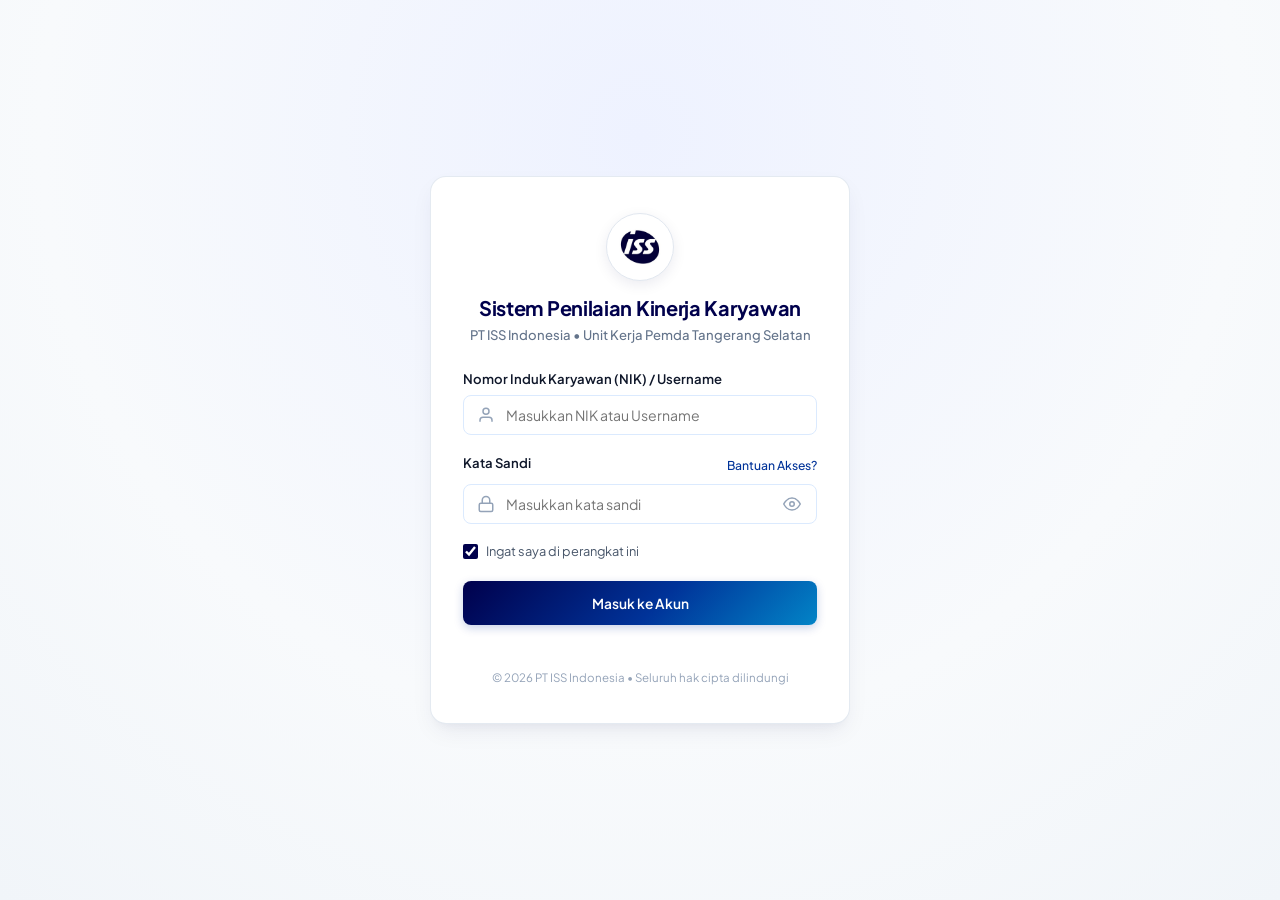
<file: app/index.html>
<!DOCTYPE html>
<html lang="id">
<head>
  <meta charset="UTF-8">
  <meta name="viewport" content="width=device-width, initial-scale=1.0">
  <title>Sistem Informasi Penilaian Kinerja Karyawan - PT ISS Indonesia</title>
  
  <!-- Font: Plus Jakarta Sans -->
  <link rel="preconnect" href="https://fonts.googleapis.com">
  <link rel="preconnect" href="https://fonts.gstatic.com" crossorigin>
  <link href="https://fonts.googleapis.com/css2?family=Plus+Jakarta+Sans:wght@400;500;600;700;800&display=swap" rel="stylesheet">
  
  <link rel="stylesheet" href="style.css">
</head>
<body>

  <!-- Toast Notification Container -->
  <div id="toast-container" class="toast-container"></div>

  <!-- =====================================================================
       1. HALAMAN LOGIN (RESMI, BERSIH, STANDAR APLIKASI ENTERPRISE)
       ===================================================================== -->
  <section id="login-section" class="login-wrapper">
    <div class="login-card">
      
      <!-- Logo & Brand Header -->
      <div class="brand-header">
        <div class="logo-badge">
          <img src="logo_iss.jpg" alt="Logo PT ISS Indonesia" class="iss-logo-img">
        </div>
        <h1 class="login-title">Sistem Penilaian Kinerja Karyawan</h1>
        <p class="login-subtitle">PT ISS Indonesia &bull; Unit Kerja Pemda Tangerang Selatan</p>
      </div>

      <!-- Tampilan Notifikasi Kesalahan Login -->
      <div id="login-error-alert" class="error-alert">
        <div class="error-icon">
          <svg width="20" height="20" viewBox="0 0 24 24" fill="none" stroke="currentColor" stroke-width="2">
            <circle cx="12" cy="12" r="10"></circle>
            <line x1="12" y1="8" x2="12" y2="12"></line>
            <line x1="12" y1="16" x2="12.01" y2="16"></line>
          </svg>
        </div>
        <div class="error-content">
          <h4>Gagal Masuk</h4>
          <p id="login-error-desc">NIK atau kata sandi yang Anda masukkan salah.</p>
        </div>
      </div>

      <!-- Formulir Login Standar (Normal Seperti Aplikasi Modern) -->
      <form id="login-form" onsubmit="handleLogin(event)" novalidate>
        <div class="form-group">
          <label class="form-label" for="username">Nomor Induk Karyawan (NIK) / Username</label>
          <div class="input-icon-wrapper">
            <span class="input-icon">
              <svg width="18" height="18" viewBox="0 0 24 24" fill="none" stroke="currentColor" stroke-width="2">
                <path d="M20 21v-2a4 4 0 0 0-4-4H8a4 4 0 0 0-4 4v2"></path>
                <circle cx="12" cy="7" r="4"></circle>
              </svg>
            </span>
            <input type="text" id="username" class="form-input with-icon" placeholder="Masukkan NIK atau Username" autocomplete="username" required>
          </div>
        </div>

        <div class="form-group">
          <div class="form-label-row">
            <label class="form-label" for="password">Kata Sandi</label>
            <span class="form-hint-link" onclick="toggleDemoHelp()" title="Klik untuk bantuan kredensial login">Bantuan Akses?</span>
          </div>
          <div class="input-icon-wrapper">
            <span class="input-icon">
              <svg width="18" height="18" viewBox="0 0 24 24" fill="none" stroke="currentColor" stroke-width="2">
                <rect x="3" y="11" width="18" height="11" rx="2" ry="2"></rect>
                <path d="M7 11V7a5 5 0 0 1 10 0v4"></path>
              </svg>
            </span>
            <input type="password" id="password" class="form-input with-icon with-action" placeholder="Masukkan kata sandi" autocomplete="current-password" required>
            <button type="button" class="btn-toggle-password" onclick="togglePasswordVisibility()" aria-label="Lihat kata sandi">
              <svg id="eye-icon" width="18" height="18" viewBox="0 0 24 24" fill="none" stroke="currentColor" stroke-width="2">
                <path d="M1 12s4-8 11-8 11 8 11 8-4 8-11 8-11-8-11-8z"></path>
                <circle cx="12" cy="12" r="3"></circle>
              </svg>
            </button>
          </div>
        </div>

        <div class="form-options">
          <label class="checkbox-label">
            <input type="checkbox" id="remember-me" checked>
            <span>Ingat saya di perangkat ini</span>
          </label>
        </div>

        <button type="submit" class="btn btn-primary btn-block btn-login">
          <span>Masuk ke Akun</span>
        </button>
      </form>

      <div class="login-footer" style="margin-top: 24px;">
        &copy; 2026 PT ISS Indonesia &bull; Seluruh hak cipta dilindungi
      </div>

    </div>
  </section>

  <!-- =====================================================================
       2. TAMPILAN DASHBOARD SISTEM (SETELAH BERHASIL LOGIN)
       ===================================================================== -->
  <div id="app-container" class="app-layout app-container" style="display: none;">
    
    <!-- Top Navigation Bar (Header) -->
    <header class="navbar">
      <div class="nav-left">
        <button type="button" class="btn-sidebar-toggle" id="btn-sidebar-toggle" onclick="toggleMobileSidebar()" aria-label="Toggle Menu Navigasi">
          <svg width="22" height="22" viewBox="0 0 24 24" fill="none" stroke="currentColor" stroke-width="2.2" stroke-linecap="round" stroke-linejoin="round">
            <line x1="3" y1="12" x2="21" y2="12"></line>
            <line x1="3" y1="6" x2="21" y2="6"></line>
            <line x1="3" y1="18" x2="21" y2="18"></line>
          </svg>
        </button>
        <img src="logo_iss.jpg" alt="Logo PT ISS Indonesia" class="nav-logo-small">
        <div class="system-titles">
          <span class="system-title-main">SISTEM PENILAIAN KINERJA KARYAWAN</span>
          <span class="system-title-sub">PT ISS INDONESIA &bull; UNIT PEMDA TANGERANG SELATAN</span>
        </div>
      </div>

      <div class="nav-right">
        <div class="user-profile-badge">
          <div class="user-avatar" id="nav-user-avatar">US</div>
          <div class="user-meta">
            <span class="user-name" id="nav-user-name">Nama Pengguna</span>
            <span class="user-role-tag" id="nav-user-role">Role</span>
          </div>
        </div>

        <button class="btn btn-outline btn-sm" onclick="handleLogout()" style="color:var(--danger); border-color:#fecaca; display:inline-flex; align-items:center; gap:5px;">
          <svg width="15" height="15" viewBox="0 0 24 24" fill="none" stroke="currentColor" stroke-width="2" stroke-linecap="round" stroke-linejoin="round"><path d="M9 21H5a2 2 0 0 1-2-2V5a2 2 0 0 1 2-2h4"></path><polyline points="16 17 21 12 16 7"></polyline><line x1="21" y1="12" x2="9" y2="12"></line></svg>
          <span class="logout-text">Keluar</span>
        </button>
      </div>
    </header>

    <!-- Wrapper Sidebar Navigasi & Main Area Konten -->
    <div class="layout-body">
      <!-- Backdrop untuk Mobile Drawer -->
      <div id="sidebar-backdrop" class="sidebar-backdrop" onclick="closeMobileSidebar()"></div>
      
      <!-- Sidebar Menu Dinamis Sesuai Peran -->
      <aside class="sidebar" id="app-sidebar">
        <div class="sidebar-header-label">NAVIGASI SISTEM</div>
        <ul class="sidebar-menu" id="sidebar-menu-list">
          <!-- Otomatis diisi oleh JavaScript berdasarkan peran pengguna yang login -->
        </ul>

        <div style="margin-top:auto; padding-top:16px; border-top:1px solid var(--border-color); font-size:0.72rem; color:var(--text-muted); text-align:center">
          <div>PT ISS Indonesia &copy; 2026</div>
          <div style="font-weight:600; color:var(--iss-navy); margin-top:2px">Area PEMDA Tangerang Selatan</div>
        </div>
      </aside>

      <!-- Area Kerja Konten Utama -->
      <main class="main-content" id="main-workspace">
        <!-- Komponen halaman dimuat di sini -->
      </main>

    </div>

  </div>

  <!-- Modal Edit Penilaian Kinerja Karyawan -->
  <div id="modal-edit-penilaian" class="modal-overlay">
    <div class="modal-window" style="max-width: 650px;">
      <div class="modal-header">
        <div>
          <h3 style="margin-bottom: 4px;">Edit Penilaian Kinerja Karyawan</h3>
          <p id="edit-modal-subtitle" style="font-size: 0.82rem; color: var(--text-muted); margin: 0;">
            Karyawan: AMINUDIN (NIK: R1634454)
          </p>
        </div>
        <button class="btn-close" onclick="closeEditPenilaianModal()" aria-label="Tutup">&times;</button>
      </div>

      <div class="modal-body">
        <input type="hidden" id="edit-penilaian-id">

        <!-- Live Preview Score Box -->
        <div class="modal-score-card">
          <div>
            <div style="font-size: 0.72rem; font-weight: 700; color: var(--text-muted); text-transform: uppercase; letter-spacing: 0.05em;">
              Kalkulasi Nilai Akhir
            </div>
            <div class="modal-score-preview">
              <div class="modal-score-val" id="edit-live-score">88.45</div>
              <div>
                <span class="modal-grade-pill grade-badge grade-A" id="edit-live-grade">Grade A</span>
                <div style="font-size: 0.78rem; color: var(--text-secondary); margin-top: 4px; font-weight: 600;" id="edit-live-kategori">
                  Sangat Baik
                </div>
              </div>
            </div>
          </div>
          <div style="text-align: right; font-size: 0.75rem; color: var(--text-muted);">
            <div>Bobot Aspek:</div>
            <div>20% | 35% | 25% | 20%</div>
          </div>
        </div>

        <!-- 4 Criteria Number Inputs -->
        <div class="modal-input-grid">
          <div class="form-group" style="margin-bottom: 0;">
            <label class="form-label" for="edit-input-disiplin">
              1. Disiplin &amp; Presensi <span style="color: var(--iss-navy); font-weight: 700;">(20%)</span>
            </label>
            <input type="number" id="edit-input-disiplin" class="form-input" min="0" max="100" step="1" oninput="calcModalEditScoreLive()">
          </div>

          <div class="form-group" style="margin-bottom: 0;">
            <label class="form-label" for="edit-input-kualitas">
              2. Kualitas &amp; Kerapihan <span style="color: var(--iss-navy); font-weight: 700;">(35%)</span>
            </label>
            <input type="number" id="edit-input-kualitas" class="form-input" min="0" max="100" step="1" oninput="calcModalEditScoreLive()">
          </div>

          <div class="form-group" style="margin-bottom: 0;">
            <label class="form-label" for="edit-input-tanggung">
              3. Tanggung Jawab &amp; SOP <span style="color: var(--iss-navy); font-weight: 700;">(25%)</span>
            </label>
            <input type="number" id="edit-input-tanggung" class="form-input" min="0" max="100" step="1" oninput="calcModalEditScoreLive()">
          </div>

          <div class="form-group" style="margin-bottom: 0;">
            <label class="form-label" for="edit-input-kerjasama">
              4. Kerjasama Tim <span style="color: var(--iss-navy); font-weight: 700;">(20%)</span>
            </label>
            <input type="number" id="edit-input-kerjasama" class="form-input" min="0" max="100" step="1" oninput="calcModalEditScoreLive()">
          </div>
        </div>

        <!-- Status & Notes -->
        <div class="form-group" style="margin-top: 14px;">
          <label class="form-label" for="edit-select-status">Status Penilaian</label>
          <select id="edit-select-status" class="form-input">
            <option value="FINAL">FINAL (Terkunci &amp; Resmi)</option>
            <option value="DRAFT">DRAFT (Draf Sementara)</option>
          </select>
        </div>

        <div class="form-group" style="margin-bottom: 0;">
          <label class="form-label" for="edit-input-catatan">Catatan / Umpan Balik Supervisor</label>
          <textarea id="edit-input-catatan" class="form-input" rows="3" placeholder="Tuliskan catatan apresiasi atau evaluasi kinerja..."></textarea>
        </div>
      </div>

      <div class="modal-footer" style="display: flex; justify-content: flex-end; gap: 12px;">
        <button type="button" class="btn btn-outline" onclick="closeEditPenilaianModal()">Batal</button>
        <button type="button" class="btn btn-primary" onclick="handleSaveEditPenilaian()">Simpan Perubahan</button>
      </div>
    </div>
  </div>

  <!-- Modal Edit Pengguna & Kata Sandi -->
  <div id="modal-edit-user" class="modal-overlay">
    <div class="modal-window" style="max-width: 540px;">
      <div class="modal-header">
        <h3 style="margin: 0;">Edit Data &amp; Hak Akses Pengguna</h3>
        <button class="btn-close" onclick="closeEditUserModal()" aria-label="Tutup">&times;</button>
      </div>
      <div class="modal-body">
        <input type="hidden" id="edit-user-id">

        <div class="form-group">
          <label class="form-label" for="edit-user-nama">Nama Lengkap Pengguna</label>
          <input type="text" id="edit-user-nama" class="form-input" placeholder="Masukkan nama lengkap" required>
        </div>

        <div class="form-group">
          <label class="form-label" for="edit-user-nik">Username / Nomor Induk Karyawan (NIK)</label>
          <input type="text" id="edit-user-nik" class="form-input" placeholder="Contoh: R1634454 atau admin" required>
        </div>

        <div class="form-group">
          <label class="form-label" for="edit-user-role">Hak Akses (Peran Sistem)</label>
          <select id="edit-user-role" class="form-input">
            <option value="admin">Administrator (HRD)</option>
            <option value="supervisor">Supervisor Operasional</option>
            <option value="karyawan">Petugas Cleaning Service</option>
          </select>
        </div>

        <div class="form-group">
          <label class="form-label" for="edit-user-status">Status Karyawan</label>
          <select id="edit-user-status" class="form-input">
            <option value="Tetap">Karyawan Tetap</option>
            <option value="Kontrak">Karyawan Kontrak</option>
          </select>
        </div>

        <div class="form-group" style="margin-bottom: 0;">
          <label class="form-label" for="edit-user-password">Ubah Kata Sandi (Opsional)</label>
          <input type="text" id="edit-user-password" class="form-input" placeholder="Biarkan kosong jika tidak ingin mengubah sandi">
          <small style="color: var(--text-muted); font-size: 0.75rem; margin-top: 4px; display: block;">
            Admin dapat langsung menetapkan kata sandi baru untuk akun ini di sini.
          </small>
        </div>
      </div>
      <div class="modal-footer" style="display: flex; justify-content: flex-end; gap: 12px;">
        <button type="button" class="btn btn-outline" onclick="closeEditUserModal()">Batal</button>
        <button type="button" class="btn btn-primary" onclick="saveEditUser()">Simpan Perubahan</button>
      </div>
    </div>
  </div>

  <!-- Modal Tambah Pengguna Baru -->
  <div id="modal-add-user" class="modal-overlay">
    <div class="modal-window" style="max-width: 540px;">
      <div class="modal-header">
        <h3 style="margin: 0;">Tambah Pengguna Baru</h3>
        <button class="btn-close" onclick="closeAddUserModal()" aria-label="Tutup">&times;</button>
      </div>
      <div class="modal-body">
        <div class="form-group">
          <label class="form-label" for="add-user-nama">Nama Lengkap Pengguna</label>
          <input type="text" id="add-user-nama" class="form-input" placeholder="Masukkan nama lengkap" required>
        </div>

        <div class="form-group">
          <label class="form-label" for="add-user-nik">Username / NIK Akun</label>
          <input type="text" id="add-user-nik" class="form-input" placeholder="Masukkan NIK atau Username" required>
        </div>

        <div class="form-group">
          <label class="form-label" for="add-user-role">Hak Akses (Peran)</label>
          <select id="add-user-role" class="form-input">
            <option value="karyawan">Petugas Cleaning Service</option>
            <option value="supervisor">Supervisor Operasional</option>
            <option value="admin">Administrator (HRD)</option>
          </select>
        </div>

        <div class="form-group">
          <label class="form-label" for="add-user-status">Status Karyawan</label>
          <select id="add-user-status" class="form-input">
            <option value="Tetap">Karyawan Tetap</option>
            <option value="Kontrak">Karyawan Kontrak</option>
          </select>
        </div>

        <div class="form-group" style="margin-bottom: 0;">
          <label class="form-label" for="add-user-password">Kata Sandi Awal</label>
          <input type="text" id="add-user-password" class="form-input" placeholder="Default: Sesuai Username / NIK">
        </div>
      </div>
      <div class="modal-footer" style="display: flex; justify-content: flex-end; gap: 12px;">
        <button type="button" class="btn btn-outline" onclick="closeAddUserModal()">Batal</button>
        <button type="button" class="btn btn-primary" onclick="saveAddUser()">Daftarkan Akun</button>
      </div>
    </div>
  </div>

    <!-- Modal Buka Periode Baru -->
  <div id="modal-tambah-periode" class="modal-overlay" onclick="if(event.target === this) closeTambahPeriodeModal()">
    <div class="modal-window" style="max-width: 520px;">
      <div class="modal-header">
        <h3 style="margin: 0; font-size: 1.15rem; font-weight: 700; color: var(--iss-navy);">Buka Periode Penilaian Baru</h3>
        <button class="btn-close" onclick="closeTambahPeriodeModal()" aria-label="Tutup">&times;</button>
      </div>
      <div class="modal-body">
        <p style="font-size: 0.85rem; color: var(--text-secondary); margin-bottom: 16px;">
          Buka siklus evaluasi penilaian baru untuk seluruh petugas cleaning service.
        </p>

        <div class="form-group">
          <label class="form-label" for="input-periode-nama">Nama Periode Evaluasi</label>
          <input type="text" id="input-periode-nama" class="form-input" placeholder="Contoh: Periode November 2026" required>
        </div>

        <div class="form-group">
          <label class="form-label" for="input-periode-kode">Kode Periode</label>
          <input type="text" id="input-periode-kode" class="form-input" placeholder="Contoh: PER-2026-11" required>
        </div>

        <div style="display: grid; grid-template-columns: 1fr 1fr; gap: 12px;">
          <div class="form-group">
            <label class="form-label" for="input-periode-mulai">Tanggal Mulai</label>
            <input type="date" id="input-periode-mulai" class="form-input" required>
          </div>
          <div class="form-group">
            <label class="form-label" for="input-periode-selesai">Tanggal Selesai</label>
            <input type="date" id="input-periode-selesai" class="form-input" required>
          </div>
        </div>

        <div class="form-group" style="margin-bottom: 0;">
          <label class="form-label" for="input-periode-status">Status Periode</label>
          <select id="input-periode-status" class="form-input">
            <option value="Aktif">Aktif / Berjalan (Jadikan Siklus Penilaian Aktif)</option>
            <option value="Selesai">Selesai / Arsip</option>
          </select>
        </div>
      </div>
      <div class="modal-footer" style="display: flex; justify-content: flex-end; gap: 12px;">
        <button type="button" class="btn btn-outline" onclick="closeTambahPeriodeModal()">Batal</button>
        <button type="button" class="btn btn-primary" onclick="simpanTambahPeriode()">Buka &amp; Simpan Periode</button>
      </div>
    </div>
  </div>

  <script src="app.js"></script>
</body>
</html>
</file>
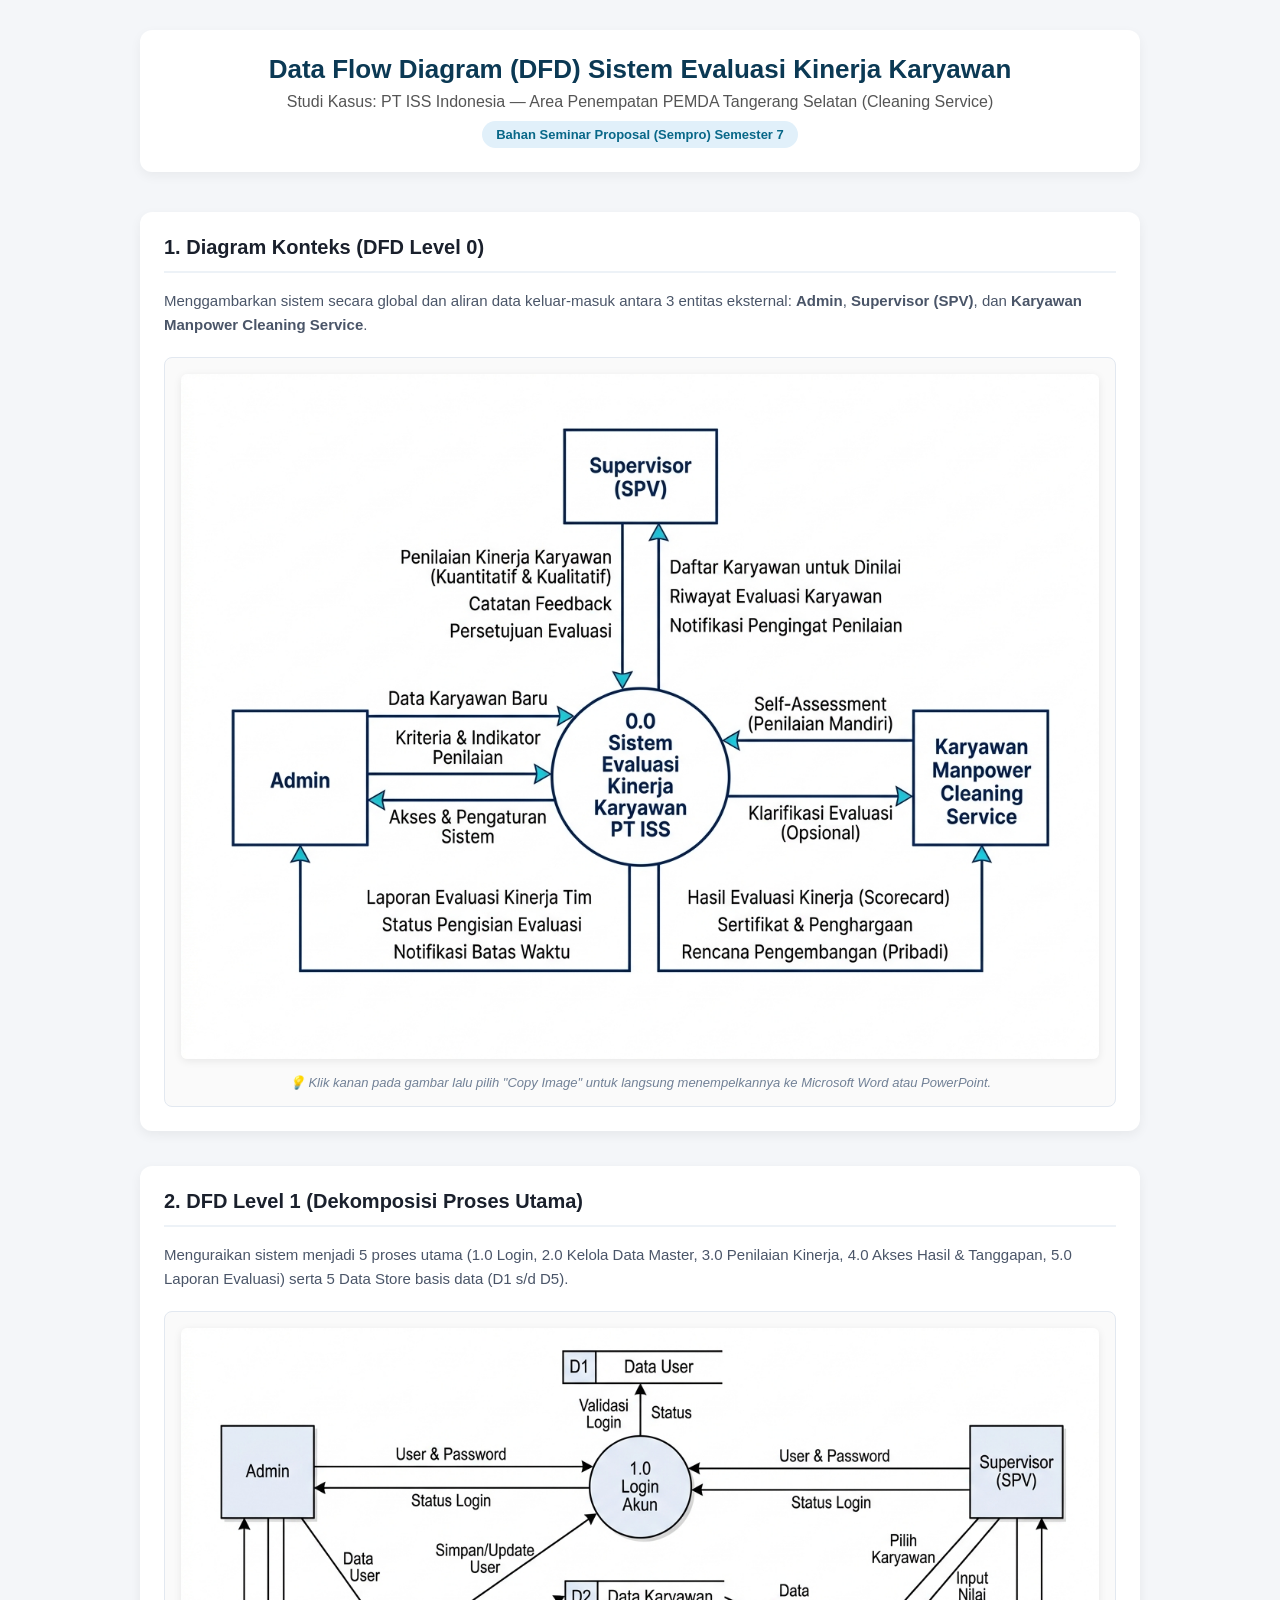
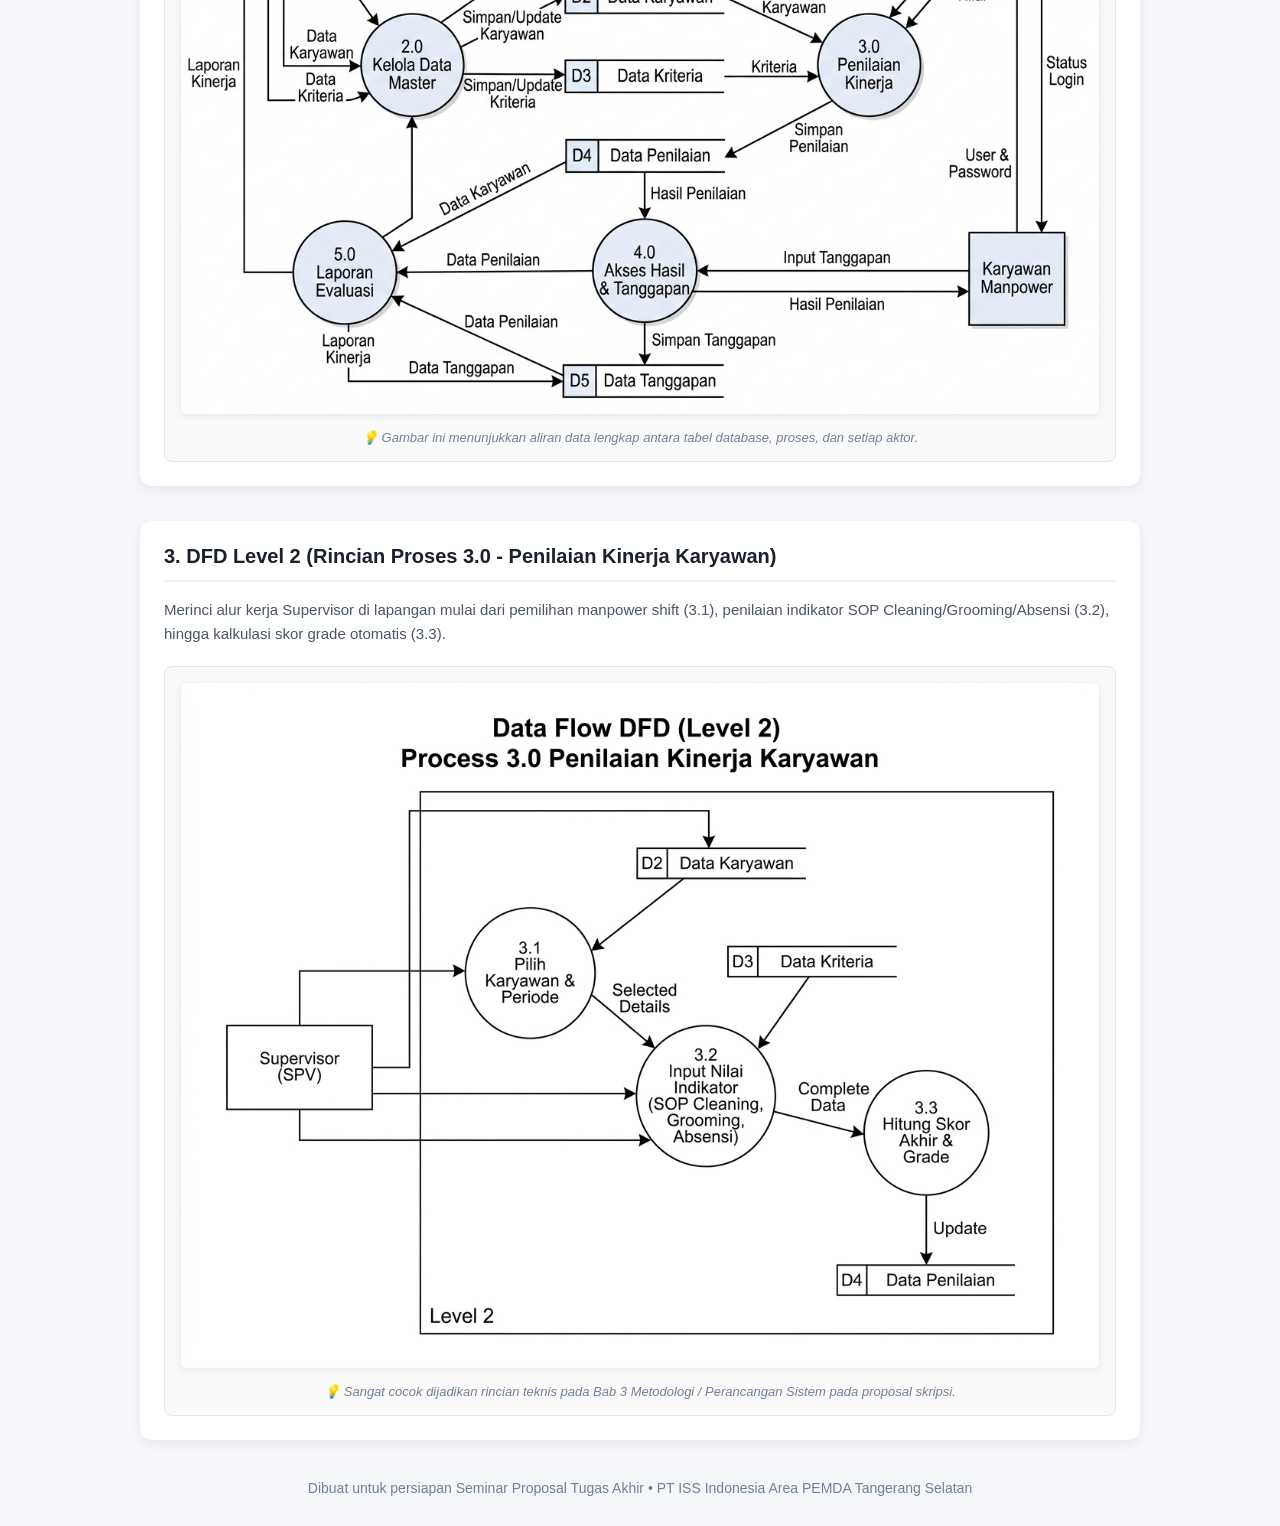
<file: lihat_diagram.html>
<!DOCTYPE html>
<html lang="id">
<head>
  <meta charset="UTF-8">
  <meta name="viewport" content="width=device-width, initial-scale=1.0">
  <title>Diagram DFD Evaluasi Karyawan PT ISS - PEMDA Tangsel</title>
  <style>
    * {
      box-sizing: border-box;
      margin: 0;
      padding: 0;
      font-family: 'Segoe UI', Tahoma, Geneva, Verdana, sans-serif;
    }
    body {
      background-color: #f4f6f9;
      color: #333;
      padding: 30px 20px;
    }
    .container {
      max-width: 1000px;
      margin: 0 auto;
    }
    header {
      text-align: center;
      margin-bottom: 40px;
      padding: 24px;
      background: white;
      border-radius: 12px;
      box-shadow: 0 4px 12px rgba(0,0,0,0.05);
    }
    h1 {
      font-size: 26px;
      color: #0b3954;
      margin-bottom: 8px;
    }
    p.subtitle {
      font-size: 16px;
      color: #555;
    }
    .badge {
      display: inline-block;
      margin-top: 10px;
      padding: 6px 14px;
      background: #e1f0fa;
      color: #086788;
      border-radius: 20px;
      font-weight: 600;
      font-size: 13px;
    }
    .card {
      background: white;
      border-radius: 12px;
      padding: 24px;
      margin-bottom: 35px;
      box-shadow: 0 4px 12px rgba(0,0,0,0.06);
    }
    .card-header {
      display: flex;
      justify-content: space-between;
      align-items: center;
      margin-bottom: 16px;
      border-bottom: 2px solid #edf2f7;
      padding-bottom: 12px;
    }
    .card-title {
      font-size: 20px;
      color: #1a202c;
    }
    .card-desc {
      color: #4a5568;
      font-size: 15px;
      line-height: 1.6;
      margin-bottom: 20px;
    }
    .image-wrapper {
      text-align: center;
      background: #fafafa;
      padding: 16px;
      border-radius: 8px;
      border: 1px solid #e2e8f0;
    }
    .image-wrapper img {
      max-width: 100%;
      height: auto;
      border-radius: 6px;
      box-shadow: 0 2px 8px rgba(0,0,0,0.08);
      cursor: pointer;
      transition: transform 0.2s;
    }
    .image-wrapper img:hover {
      transform: scale(1.01);
    }
    .hint {
      margin-top: 12px;
      font-size: 13px;
      color: #718096;
      font-style: italic;
    }
    footer {
      text-align: center;
      color: #718096;
      font-size: 14px;
      margin-top: 40px;
    }
  </style>
</head>
<body>
  <div class="container">
    <header>
      <h1>Data Flow Diagram (DFD) Sistem Evaluasi Kinerja Karyawan</h1>
      <p class="subtitle">Studi Kasus: PT ISS Indonesia — Area Penempatan PEMDA Tangerang Selatan (Cleaning Service)</p>
      <div class="badge">Bahan Seminar Proposal (Sempro) Semester 7</div>
    </header>

    <!-- LEVEL 0 -->
    <div class="card">
      <div class="card-header">
        <h2 class="card-title">1. Diagram Konteks (DFD Level 0)</h2>
      </div>
      <p class="card-desc">
        Menggambarkan sistem secara global dan aliran data keluar-masuk antara 3 entitas eksternal: <b>Admin</b>, <b>Supervisor (SPV)</b>, dan <b>Karyawan Manpower Cleaning Service</b>.
      </p>
      <div class="image-wrapper">
        <img src="DFD_Level_0_Konteks.jpg" alt="Diagram Konteks Level 0">
        <div class="hint">💡 Klik kanan pada gambar lalu pilih "Copy Image" untuk langsung menempelkannya ke Microsoft Word atau PowerPoint.</div>
      </div>
    </div>

    <!-- LEVEL 1 -->
    <div class="card">
      <div class="card-header">
        <h2 class="card-title">2. DFD Level 1 (Dekomposisi Proses Utama)</h2>
      </div>
      <p class="card-desc">
        Menguraikan sistem menjadi 5 proses utama (1.0 Login, 2.0 Kelola Data Master, 3.0 Penilaian Kinerja, 4.0 Akses Hasil & Tanggapan, 5.0 Laporan Evaluasi) serta 5 Data Store basis data (D1 s/d D5).
      </p>
      <div class="image-wrapper">
        <img src="DFD_Level_1.jpg" alt="DFD Level 1">
        <div class="hint">💡 Gambar ini menunjukkan aliran data lengkap antara tabel database, proses, dan setiap aktor.</div>
      </div>
    </div>

    <!-- LEVEL 2 -->
    <div class="card">
      <div class="card-header">
        <h2 class="card-title">3. DFD Level 2 (Rincian Proses 3.0 - Penilaian Kinerja Karyawan)</h2>
      </div>
      <p class="card-desc">
        Merinci alur kerja Supervisor di lapangan mulai dari pemilihan manpower shift (3.1), penilaian indikator SOP Cleaning/Grooming/Absensi (3.2), hingga kalkulasi skor grade otomatis (3.3).
      </p>
      <div class="image-wrapper">
        <img src="DFD_Level_2.jpg" alt="DFD Level 2">
        <div class="hint">💡 Sangat cocok dijadikan rincian teknis pada Bab 3 Metodologi / Perancangan Sistem pada proposal skripsi.</div>
      </div>
    </div>

    <footer>
      Dibuat untuk persiapan Seminar Proposal Tugas Akhir &bull; PT ISS Indonesia Area PEMDA Tangerang Selatan
    </footer>
  </div>
</body>
</html>
</file>
<file: app/style.css>
/* ==========================================================================
   SISTEM INFORMASI PENILAIAN KINERJA KARYAWAN PT ISS INDONESIA
   AREA PENEMPATAN: PEMDA KOTA TANGERANG SELATAN
   THEME: GRADIASI WARNA LOGO ISS (NAVY, ROYAL BLUE, CYAN & AMBIENT ICE BLUE)
   ========================================================================== */

:root {
  /* Official ISS Navy Blue & Light Palette */
  --iss-navy: #00004C;
  --iss-navy-hover: #07193d;
  --iss-blue-accent: #003399;
  --iss-blue-light: #e8f0fe;
  --iss-cyan: #0284c7;
  --iss-cyan-light: #38bdf8;
  --iss-gradient: linear-gradient(135deg, #00004c 0%, #003399 55%, #0284c7 100%);
  --iss-gradient-hover: linear-gradient(135deg, #000038 0%, #002b80 55%, #0369a1 100%);
  --iss-gradient-soft: linear-gradient(135deg, #eef4fc 0%, #e1effe 50%, #e0f2fe 100%);

  /* Backgrounds: Subtle, elegant, slightly colored with ISS ambient tints */
  --bg-body: #eef4fc;
  --bg-card: #ffffff;
  --bg-surface: #ffffff;
  --bg-subtle: #edf4fc;

  /* Borders */
  --border-color: #dbeafe;
  --border-focus: #003399;

  /* Text */
  --text-main: #0f172a;
  --text-secondary: #475569;
  --text-muted: #64748b;
  --text-dim: #94a3b8;

  /* Status Colors */
  --success: #15803d;
  --success-bg: #dcfce7;
  --warning: #b45309;
  --warning-bg: #fef3c7;
  --danger: #b91c1c;
  --danger-bg: #fee2e2;
  --info: #0284c7;
  --info-bg: #e0f2fe;

  --shadow-sm: 0 1px 3px 0 rgba(0, 51, 153, 0.05);
  --shadow-md: 0 4px 10px -1px rgba(0, 51, 153, 0.08), 0 2px 4px -2px rgba(0, 51, 153, 0.04);
  --shadow-lg: 0 12px 20px -3px rgba(0, 51, 153, 0.12), 0 4px 6px -4px rgba(0, 51, 153, 0.06);

  --radius-sm: 6px;
  --radius-md: 8px;
  --radius-lg: 12px;
  --radius-full: 9999px;
  --font-family: 'Plus Jakarta Sans', system-ui, -apple-system, sans-serif;
}

*,
*::before,
*::after {
  box-sizing: border-box;
  margin: 0;
  padding: 0;
}

body {
  font-family: var(--font-family);
  background: linear-gradient(145deg, #eef4fc 0%, #e5f0fa 30%, #ecf4fd 65%, #f2f7fd 100%);
  background-attachment: fixed;
  color: var(--text-main);
  min-height: 100vh;
  line-height: 1.5;
  -webkit-font-smoothing: antialiased;
}

/* ==========================================================================
   LOGIN SCREEN (NORMAL ENTERPRISE LOGIN)
   ========================================================================== */
.login-wrapper {
  display: flex;
  align-items: center;
  justify-content: center;
  min-height: 100vh;
  padding: 32px 16px;
  background: radial-gradient(circle at 50% 15%, #eef2ff 0%, #f8fafc 60%, #f1f5f9 100%);
}

.login-card {
  width: 100%;
  max-width: 420px;
  background: #ffffff;
  border: 1px solid rgba(226, 232, 240, 0.9);
  border-radius: 16px;
  padding: 36px 32px;
  box-shadow: 0 10px 25px -5px rgba(0, 0, 76, 0.08), 0 8px 10px -6px rgba(0, 0, 76, 0.04);
  position: relative;
  transition: all 0.3s ease;
}

.brand-header {
  text-align: center;
  margin-bottom: 24px;
}

.logo-badge {
  display: inline-flex;
  align-items: center;
  justify-content: center;
  width: 68px;
  height: 68px;
  background: #ffffff;
  border-radius: 50%;
  margin: 0 auto 14px auto;
  box-shadow: 0 4px 14px rgba(0, 0, 76, 0.08);
  border: 1px solid #e2e8f0;
}

.iss-logo-img {
  width: 52px;
  height: 52px;
  object-fit: contain;
  display: block;
  border-radius: 50%;
}

.login-title {
  font-size: 1.25rem;
  font-weight: 700;
  color: var(--iss-navy);
  margin-bottom: 4px;
  letter-spacing: -0.015em;
  line-height: 1.3;
}

.login-subtitle {
  font-size: 0.82rem;
  color: var(--text-muted);
  font-weight: 500;
}

/* Error Alert */
.error-alert {
  display: none;
  background: #fef2f2;
  border: 1px solid #fecaca;
  border-radius: 10px;
  padding: 12px 14px;
  margin-bottom: 20px;
  animation: shake 0.35s ease-in-out;
}

.error-alert.show {
  display: flex;
  align-items: flex-start;
  gap: 10px;
}

.error-alert .error-icon {
  color: #dc2626;
  flex-shrink: 0;
  display: flex;
  align-items: center;
  margin-top: 1px;
}

.error-alert .error-content h4 {
  font-size: 0.84rem;
  font-weight: 700;
  color: #b91c1c;
}

.error-alert .error-content p {
  font-size: 0.78rem;
  color: #991b1b;
  margin-top: 2px;
  line-height: 1.4;
}

/* Form Styles & Inputs with Icons */
.form-group {
  margin-bottom: 18px;
}

.form-label {
  display: block;
  font-size: 0.82rem;
  font-weight: 600;
  color: var(--text-main);
  margin-bottom: 6px;
}

.form-label-row {
  display: flex;
  justify-content: space-between;
  align-items: center;
  margin-bottom: 6px;
}

.form-hint-link {
  font-size: 0.76rem;
  color: var(--iss-blue-accent);
  cursor: pointer;
  font-weight: 500;
  transition: color 0.15s ease;
}

.form-hint-link:hover {
  text-decoration: underline;
  color: var(--iss-navy);
}

.input-icon-wrapper {
  position: relative;
  display: flex;
  align-items: center;
}

.input-icon {
  position: absolute;
  left: 14px;
  color: #94a3b8;
  pointer-events: none;
  display: flex;
  align-items: center;
  justify-content: center;
  transition: color 0.2s ease;
}

.form-input {
  width: 100%;
  background: #ffffff;
  border: 1px solid var(--border-color);
  border-radius: 10px;
  padding: 11px 14px;
  font-size: 0.88rem;
  color: var(--text-main);
  font-family: inherit;
  transition: all 0.2s ease;
}

.form-input.with-icon {
  padding-left: 42px;
}

.form-input.with-action {
  padding-right: 42px;
}

.input-icon-wrapper:focus-within .input-icon {
  color: var(--iss-navy);
}

.form-input:focus {
  outline: none;
  border-color: var(--iss-navy);
  box-shadow: 0 0 0 3px rgba(0, 0, 76, 0.1);
}

.btn-toggle-password {
  position: absolute;
  right: 12px;
  background: transparent;
  border: none;
  color: #94a3b8;
  cursor: pointer;
  padding: 4px;
  display: flex;
  align-items: center;
  justify-content: center;
  border-radius: 6px;
  transition: color 0.2s ease;
}

.btn-toggle-password:hover {
  color: var(--text-main);
}

.form-options {
  display: flex;
  justify-content: space-between;
  align-items: center;
  margin-bottom: 20px;
  font-size: 0.8rem;
}

.checkbox-label {
  display: flex;
  align-items: center;
  gap: 8px;
  color: var(--text-secondary);
  cursor: pointer;
  user-select: none;
}

.checkbox-label input[type="checkbox"] {
  width: 15px;
  height: 15px;
  accent-color: var(--iss-navy);
  cursor: pointer;
}

.btn-login {
  width: 100%;
  height: 44px;
  font-size: 0.92rem;
  font-weight: 600;
  border-radius: 10px;
  box-shadow: 0 4px 12px rgba(0, 0, 76, 0.15);
  margin-bottom: 20px;
}

.btn-login:hover {
  box-shadow: 0 6px 16px rgba(0, 0, 76, 0.25);
  transform: translateY(-1px);
}

/* Quick Access Demo Pills */
.login-quick-access {
  margin-top: 6px;
  padding-top: 18px;
  border-top: 1px solid #f1f5f9;
}

.quick-access-header {
  display: flex;
  align-items: center;
  gap: 10px;
  margin-bottom: 12px;
}

.quick-access-divider {
  flex: 1;
  height: 1px;
  background: #e2e8f0;
}

.quick-access-text {
  font-size: 0.72rem;
  font-weight: 600;
  color: #94a3b8;
  text-transform: uppercase;
  letter-spacing: 0.05em;
}

.quick-pills {
  display: grid;
  grid-template-columns: repeat(3, 1fr);
  gap: 8px;
}

.quick-pill {
  display: flex;
  align-items: center;
  justify-content: center;
  gap: 6px;
  padding: 8px 6px;
  background: #f8fafc;
  border: 1px solid #e2e8f0;
  border-radius: 8px;
  cursor: pointer;
  font-family: inherit;
  font-size: 0.78rem;
  color: var(--text-secondary);
  font-weight: 600;
  transition: all 0.2s ease;
}

.quick-pill:hover {
  background: #ffffff;
  border-color: var(--iss-navy);
  color: var(--iss-navy);
  box-shadow: 0 2px 6px rgba(0, 0, 76, 0.08);
  transform: translateY(-1px);
}

.pill-badge {
  font-size: 0.65rem;
  padding: 2px 5px;
  border-radius: 4px;
  font-weight: 700;
  letter-spacing: 0.02em;
}

.pill-badge.admin {
  background: #fee2e2;
  color: #991b1b;
}

.pill-badge.spv {
  background: #fef3c7;
  color: #92400e;
}

.pill-badge.cleaner {
  background: #dbeafe;
  color: #1e40af;
}

.login-footer {
  text-align: center;
  margin-top: 20px;
  font-size: 0.72rem;
  color: #94a3b8;
}

/* Form Styles */
.form-group {
  margin-bottom: 18px;
}

.form-label {
  display: block;
  font-size: 0.82rem;
  font-weight: 600;
  color: var(--text-main);
  margin-bottom: 6px;
}

.form-input {
  width: 100%;
  background: #ffffff;
  border: 1px solid var(--border-color);
  border-radius: var(--radius-md);
  padding: 10px 14px;
  font-size: 0.88rem;
  color: var(--text-main);
  font-family: inherit;
  transition: all 0.2s ease;
}

.form-input:focus {
  outline: none;
  border-color: var(--iss-navy);
  box-shadow: 0 0 0 3px rgba(0, 0, 76, 0.12);
}

.form-input.is-invalid {
  border-color: var(--danger);
  background-color: #fff8f8;
}

/* Buttons */
.btn {
  display: inline-flex;
  align-items: center;
  justify-content: center;
  gap: 8px;
  padding: 10px 18px;
  font-size: 0.86rem;
  font-weight: 600;
  border-radius: var(--radius-md);
  cursor: pointer;
  border: 1px solid transparent;
  transition: all 0.2s ease;
  font-family: inherit;
  text-decoration: none;
}

.btn-primary {
  background: linear-gradient(135deg, #00004c 0%, #003399 55%, #0284c7 100%);
  color: white;
  border: none;
  box-shadow: 0 3px 10px rgba(0, 51, 153, 0.22);
}

.btn-primary:hover {
  background: linear-gradient(135deg, #000038 0%, #002b80 55%, #0369a1 100%);
  box-shadow: 0 5px 14px rgba(0, 51, 153, 0.35);
  transform: translateY(-1px);
}

.btn-outline {
  background: white;
  border: 1px solid var(--border-color);
  color: var(--text-secondary);
}

.btn-outline:hover {
  background: var(--bg-subtle);
  color: var(--text-main);
  border-color: #cbd5e1;
}

.btn-success {
  background-color: var(--success);
  color: white;
}

.btn-success:hover {
  background-color: #166534;
}

.btn-danger {
  background-color: #ef4444;
  color: white;
}

.btn-danger:hover {
  background-color: #dc2626;
}

.btn-sm {
  padding: 6px 12px;
  font-size: 0.78rem;
}

.btn-block {
  width: 100%;
}

/* ==========================================================================
   APP MAIN SHELL
   ========================================================================== */
#app-container,
.app-container,
.app-layout {
  display: none !important;
  min-height: 100vh;
  flex-direction: column;
}

#app-container.active,
.app-container.active,
.app-layout.active {
  display: flex !important;
}

/* Branded Navbar with ISS Gradient Top Accent */
.navbar {
  height: 64px;
  background: rgba(255, 255, 255, 0.96);
  backdrop-filter: blur(10px);
  border-bottom: 1px solid var(--border-color);
  display: flex;
  align-items: center;
  justify-content: space-between;
  padding: 0 24px;
  position: sticky;
  top: 0;
  z-index: 50;
  box-shadow: 0 2px 10px rgba(0, 51, 153, 0.05);
}

.navbar::before {
  content: '';
  position: absolute;
  top: 0;
  left: 0;
  right: 0;
  height: 3px;
  background: linear-gradient(90deg, #00004c 0%, #003399 35%, #0284c7 70%, #38bdf8 100%);
}

.nav-left,
.nav-brand {
  display: flex;
  align-items: center;
  gap: 12px;
}

.nav-logo-small,
.nav-brand .iss-logo-mini {
  height: 38px;
  width: 38px;
  object-fit: contain;
  border-radius: 8px;
  background: #ffffff;
  padding: 2px;
  flex-shrink: 0;
  border: 1px solid #dbeafe;
  box-shadow: 0 2px 6px rgba(0, 51, 153, 0.08);
}

.system-titles,
.brand-text-block {
  display: flex;
  flex-direction: column;
}

.system-title-main,
.brand-text-block h2 {
  font-size: 0.92rem;
  font-weight: 800;
  color: var(--iss-navy);
  line-height: 1.2;
  letter-spacing: -0.01em;
}

.system-title-sub,
.brand-text-block span {
  font-size: 0.72rem;
  color: var(--text-muted);
  font-weight: 600;
  margin-top: 2px;
}

.nav-right,
.nav-actions {
  display: flex;
  align-items: center;
  gap: 14px;
}

.user-profile-badge,
.user-pill {
  display: flex;
  align-items: center;
  gap: 10px;
  padding: 5px 14px;
  background: #f0f6ff;
  border-radius: var(--radius-full);
  border: 1px solid #dbeafe;
}

.user-profile-badge .user-meta,
.user-pill .user-meta {
  display: flex;
  flex-direction: column;
}

.user-avatar {
  width: 32px;
  height: 32px;
  border-radius: var(--radius-full);
  background: linear-gradient(135deg, #00004c 0%, #003399 100%);
  color: white;
  display: flex;
  align-items: center;
  justify-content: center;
  font-weight: 800;
  font-size: 0.82rem;
  flex-shrink: 0;
  box-shadow: 0 2px 6px rgba(0, 51, 153, 0.25);
}
  display: flex;
  align-items: center;
  justify-content: center;
  font-weight: 800;
  font-size: 0.82rem;
  flex-shrink: 0;
}

.user-meta .user-name {
  font-size: 0.82rem;
  font-weight: 700;
  color: var(--text-main);
  line-height: 1.2;
}

.user-meta .user-role,
.user-role-tag {
  font-size: 0.68rem;
  color: var(--iss-blue-accent);
  font-weight: 700;
  text-transform: uppercase;
  letter-spacing: 0.02em;
}

.role-tag {
  display: inline-block;
  padding: 2px 8px;
  border-radius: var(--radius-full);
  font-size: 0.68rem;
  font-weight: 700;
  text-transform: uppercase;
}

.role-admin {
  background: #f3e8ff;
  color: #7e22ce;
  border: 1px solid #d8b4fe;
}

.role-supervisor {
  background: #e0f2fe;
  color: #0284c7;
  border: 1px solid #bae6fd;
}

.role-karyawan {
  background: #dcfce7;
  color: #15803d;
  border: 1px solid #bbf7d0;
}

/* Layout Body */
.app-body,
.layout-body {
  display: flex !important;
  flex: 1 1 auto;
  min-height: calc(100vh - 64px);
  width: 100%;
  position: relative;
}

/* Sidebar with Gentle Gradient Matching ISS Theme */
.sidebar {
  width: 260px;
  min-width: 260px;
  max-width: 260px;
  background: linear-gradient(180deg, #ffffff 0%, #f6faff 50%, #edf4fc 100%);
  border-right: 1px solid var(--border-color);
  padding: 20px 14px;
  display: flex;
  flex-direction: column;
  flex-shrink: 0;
  position: sticky;
  top: 64px;
  height: calc(100vh - 64px);
  overflow-y: auto;
}

.sidebar-category {
  font-size: 0.68rem;
  font-weight: 700;
  color: var(--text-muted);
  text-transform: uppercase;
  letter-spacing: 0.08em;
  padding: 8px 12px 6px;
}

.sidebar-menu {
  list-style: none;
  margin-bottom: 20px;
}

.sidebar-item {
  display: flex;
  align-items: center;
  gap: 10px;
  padding: 10px 12px;
  border-radius: var(--radius-md);
  font-size: 0.84rem;
  font-weight: 600;
  color: var(--text-secondary);
  cursor: pointer;
  transition: all 0.15s ease;
  margin-bottom: 3px;
}

.sidebar-item:hover {
  background: #e8f1fc;
  color: #003399;
}

.sidebar-item.active {
  background: linear-gradient(135deg, #00004c 0%, #003399 55%, #0284c7 100%);
  color: #ffffff;
  box-shadow: 0 4px 12px rgba(0, 51, 153, 0.25);
}

.sidebar-item .item-icon {
  width: 20px;
  height: 20px;
  display: inline-flex;
  align-items: center;
  justify-content: center;
  color: currentColor;
  flex-shrink: 0;
}

/* Main Workspace with Subtle Colored ISS Ambient Gradient Background */
.main-content {
  flex: 1;
  min-width: 0;
  padding: 24px 28px 48px;
  background: radial-gradient(circle at 10% 8%, rgba(2, 132, 199, 0.05) 0%, transparent 45%),
              radial-gradient(circle at 92% 16%, rgba(0, 51, 153, 0.04) 0%, transparent 40%),
              radial-gradient(circle at 50% 92%, rgba(99, 102, 241, 0.03) 0%, transparent 50%),
              linear-gradient(180deg, rgba(238, 244, 252, 0.5) 0%, rgba(246, 250, 255, 0.85) 100%);
  background-attachment: fixed;
  overflow-y: auto;
}

/* Page Header */
.page-header {
  display: flex;
  align-items: center;
  justify-content: space-between;
  margin-bottom: 24px;
}

.page-title-group h2 {
  font-size: 1.35rem;
  font-weight: 800;
  color: var(--text-main);
  letter-spacing: -0.01em;
}

.page-title-group p {
  font-size: 0.82rem;
  color: var(--text-secondary);
  margin-top: 2px;
}

/* Stat Cards */
.stats-grid {
  display: grid;
  grid-template-columns: repeat(auto-fit, minmax(210px, 1fr));
  gap: 16px;
  margin-bottom: 24px;
}

.stat-card {
  background: linear-gradient(145deg, #ffffff 0%, #f6faff 100%);
  border: 1px solid var(--border-color);
  border-radius: var(--radius-md);
  padding: 18px 20px;
  box-shadow: 0 2px 8px rgba(0, 51, 153, 0.05);
  border-left: 4px solid var(--iss-navy);
  transition: transform 0.2s ease, box-shadow 0.2s ease;
}

.stat-card:hover {
  transform: translateY(-2px);
  box-shadow: 0 6px 14px rgba(0, 51, 153, 0.08);
}

.stat-card:nth-child(1) {
  background: linear-gradient(145deg, #ffffff 0%, #f0f6ff 100%);
  border-left-color: #003399;
  border-color: #dbeafe;
}

.stat-card:nth-child(2) {
  background: linear-gradient(145deg, #ffffff 0%, #f0fdf4 100%);
  border-left-color: #16a34a;
  border-color: #dcfce7;
}

.stat-card:nth-child(3) {
  background: linear-gradient(145deg, #ffffff 0%, #fffbeb 100%);
  border-left-color: #d97706;
  border-color: #fef3c7;
}

.stat-card:nth-child(4) {
  background: linear-gradient(145deg, #ffffff 0%, #f0f9ff 100%);
  border-left-color: #0284c7;
  border-color: #e0f2fe;
}

.stat-header {
  display: flex;
  align-items: center;
  justify-content: space-between;
  margin-bottom: 8px;
}

.stat-label {
  font-size: 0.74rem;
  font-weight: 700;
  color: var(--text-muted);
  text-transform: uppercase;
}

.stat-icon {
  width: 34px;
  height: 34px;
  display: inline-flex;
  align-items: center;
  justify-content: center;
  color: #003399;
  background: #e8f1fc;
  border-radius: 8px;
  flex-shrink: 0;
}

.stat-card:nth-child(2) .stat-icon {
  color: #16a34a;
  background: #dcfce7;
}

.stat-card:nth-child(3) .stat-icon {
  color: #d97706;
  background: #fef3c7;
}

.stat-card:nth-child(4) .stat-icon {
  color: #0284c7;
  background: #e0f2fe;
}

.stat-value {
  font-size: 1.75rem;
  font-weight: 800;
  color: var(--iss-navy);
  line-height: 1.1;
}

.stat-desc {
  font-size: 0.74rem;
  color: var(--text-secondary);
  margin-top: 4px;
}

/* White Panels */
.panel {
  background: var(--bg-card);
  border: 1px solid var(--border-color);
  border-radius: var(--radius-lg);
  padding: 24px;
  margin-bottom: 24px;
  box-shadow: 0 4px 16px rgba(0, 51, 153, 0.04);
}

.panel-header {
  display: flex;
  align-items: center;
  justify-content: space-between;
  margin-bottom: 18px;
  padding-bottom: 12px;
  border-bottom: 1px solid var(--border-color);
}

.panel-title {
  font-size: 1rem;
  font-weight: 700;
  color: var(--text-main);
  display: flex;
  align-items: center;
  gap: 8px;
}

.panel-badge {
  font-size: 0.72rem;
  background: var(--iss-blue-light);
  color: var(--iss-navy);
  padding: 3px 10px;
  border-radius: var(--radius-full);
  font-weight: 600;
}

/* Tables */
.table-responsive {
  width: 100%;
  overflow-x: auto;
}

.data-table {
  width: 100%;
  border-collapse: collapse;
  font-size: 0.84rem;
}

.data-table th {
  background: linear-gradient(180deg, #edf4fc 0%, #e2eefb 100%);
  color: #1e293b;
  font-weight: 700;
  font-size: 0.73rem;
  text-transform: uppercase;
  letter-spacing: 0.05em;
  padding: 11px 14px;
  border-bottom: 2px solid #bfdbfe;
  text-align: left;
}

.data-table td {
  padding: 12px 14px;
  border-bottom: 1px solid var(--border-color);
  color: var(--text-main);
  vertical-align: middle;
}

.data-table tr:hover td {
  background: #f0f6ff;
}

/* Badges */
.badge {
  display: inline-flex;
  align-items: center;
  gap: 4px;
  padding: 3px 8px;
  border-radius: var(--radius-full);
  font-size: 0.72rem;
  font-weight: 700;
}

.badge-success {
  background: var(--success-bg);
  color: var(--success);
}

.badge-warning {
  background: var(--warning-bg);
  color: var(--warning);
}

.badge-danger {
  background: var(--danger-bg);
  color: var(--danger);
}

.badge-info {
  background: var(--info-bg);
  color: var(--info);
}

/* Grade Badges */
.grade-badge {
  display: inline-block;
  min-width: 28px;
  text-align: center;
  padding: 3px 8px;
  border-radius: var(--radius-sm);
  font-weight: 800;
  font-size: 0.78rem;
}

.grade-A {
  background: #15803d;
  color: white;
}

.grade-B {
  background: var(--iss-navy);
  color: white;
}

.grade-C {
  background: #b45309;
  color: white;
}

.grade-D {
  background: #ea580c;
  color: white;
}

.grade-E {
  background: #b91c1c;
  color: white;
}

/* ==========================================================================
   PENILAIAN WORKSTATION
   ========================================================================== */
.scoring-grid {
  display: grid;
  grid-template-columns: 2fr 1fr;
  gap: 20px;
}

.criteria-group {
  background: #ffffff;
  border: 1px solid var(--border-color);
  border-radius: var(--radius-md);
  padding: 16px;
  margin-bottom: 14px;
}

.criteria-header {
  display: flex;
  align-items: center;
  justify-content: space-between;
  margin-bottom: 12px;
}

.criteria-title {
  font-size: 0.88rem;
  font-weight: 700;
  color: var(--iss-navy);
}

.weight-tag {
  background: var(--iss-blue-light);
  color: var(--iss-navy);
  font-size: 0.72rem;
  font-weight: 700;
  padding: 2px 8px;
  border-radius: var(--radius-full);
}

.item-slider-row {
  margin-bottom: 12px;
}

.item-meta {
  display: flex;
  justify-content: space-between;
  font-size: 0.8rem;
  margin-bottom: 4px;
}

.item-name {
  color: var(--text-secondary);
}

.item-score-val {
  font-weight: 800;
  color: var(--iss-navy);
}

.slider-control {
  width: 100%;
  -webkit-appearance: none;
  height: 6px;
  border-radius: 3px;
  background: #e2e8f0;
  outline: none;
}

.slider-control::-webkit-slider-thumb {
  -webkit-appearance: none;
  appearance: none;
  width: 16px;
  height: 16px;
  border-radius: 50%;
  background: var(--iss-navy);
  cursor: pointer;
}

/* Calculator Card with ISS Navy Theme */
.calculator-card {
  position: sticky;
  top: 84px;
  background: #ffffff;
  border: 2px solid var(--iss-blue-accent);
  border-radius: var(--radius-lg);
  padding: 20px;
  box-shadow: 0 8px 24px rgba(0, 51, 153, 0.1);
}

.calc-title {
  font-size: 0.78rem;
  font-weight: 800;
  text-transform: uppercase;
  color: var(--iss-navy);
  text-align: center;
  margin-bottom: 12px;
}

.score-display-box {
  text-align: center;
  padding: 16px;
  background: linear-gradient(135deg, #f0f6fc 0%, #e6f0fa 100%);
  border: 1px solid #dbeafe;
  border-radius: var(--radius-md);
  margin-bottom: 16px;
}

.final-score-number {
  font-size: 3rem;
  font-weight: 900;
  color: var(--iss-navy);
  line-height: 1;
}

.final-grade-badge {
  display: inline-block;
  margin-top: 8px;
  padding: 4px 14px;
  border-radius: var(--radius-full);
  font-weight: 800;
  font-size: 0.85rem;
}

.breakdown-list {
  list-style: none;
  margin-bottom: 16px;
}

.breakdown-item {
  display: flex;
  justify-content: space-between;
  font-size: 0.8rem;
  padding: 6px 0;
  border-bottom: 1px solid var(--border-color);
}

.breakdown-item .label {
  color: var(--text-secondary);
}

.breakdown-item .val {
  font-weight: 700;
  color: var(--text-main);
}

/* Scorecard Karyawan with Branded Card */
.scorecard-panel {
  background: #ffffff;
  border: 1px solid var(--border-color);
  border-radius: var(--radius-lg);
  padding: 28px;
  box-shadow: 0 4px 16px rgba(0, 51, 153, 0.05);
}

.scorecard-header {
  display: flex;
  justify-content: space-between;
  align-items: flex-start;
  padding-bottom: 20px;
  border-bottom: 1px solid var(--border-color);
  margin-bottom: 20px;
}

.employee-card-meta {
  display: flex;
  gap: 16px;
  align-items: center;
}

.employee-photo {
  width: 64px;
  height: 64px;
  border-radius: var(--radius-md);
  background: linear-gradient(135deg, #00004c 0%, #003399 55%, #0284c7 100%);
  display: flex;
  align-items: center;
  justify-content: center;
  font-size: 1.6rem;
  color: white;
  box-shadow: 0 4px 10px rgba(0, 51, 153, 0.25);
}

.employee-info h3 {
  font-size: 1.15rem;
  font-weight: 800;
  color: var(--iss-navy);
}

.employee-info p {
  font-size: 0.82rem;
  color: var(--text-secondary);
}

.score-badge-jumbo {
  text-align: right;
}

.score-badge-jumbo .num {
  font-size: 2.5rem;
  font-weight: 900;
  color: var(--iss-navy);
  line-height: 1;
}

.progress-group {
  margin-bottom: 14px;
}

.progress-meta {
  display: flex;
  justify-content: space-between;
  font-size: 0.82rem;
  margin-bottom: 4px;
  color: var(--text-main);
}

.progress-bar-bg {
  width: 100%;
  height: 8px;
  background: #e2e8f0;
  border-radius: var(--radius-full);
  overflow: hidden;
}

.progress-bar-fill {
  height: 100%;
  border-radius: var(--radius-full);
  background: var(--iss-navy);
}

.feedback-box {
  background: var(--bg-subtle);
  border: 1px solid var(--border-color);
  border-radius: var(--radius-md);
  padding: 16px;
  margin-top: 20px;
}

/* Toast Container */
.toast-container {
  position: fixed;
  bottom: 20px;
  right: 20px;
  z-index: 1000;
  display: flex;
  flex-direction: column;
  gap: 8px;
}

.toast {
  background: #ffffff;
  border: 1px solid var(--border-color);
  border-left: 4px solid var(--iss-navy);
  border-radius: var(--radius-md);
  padding: 12px 16px;
  box-shadow: var(--shadow-lg);
  display: flex;
  align-items: center;
  gap: 10px;
  font-size: 0.84rem;
  color: var(--text-main);
  animation: slideInRight 0.3s ease-out;
}

.toast.toast-success {
  border-left-color: var(--success);
}

.toast.toast-danger {
  border-left-color: var(--danger);
}

.toast.toast-info {
  border-left-color: var(--iss-navy);
}

/* Keyframe Animations */
@keyframes shake {

  0%,
  100% {
    transform: translateX(0);
  }

  20%,
  60% {
    transform: translateX(-5px);
  }

  40%,
  80% {
    transform: translateX(5px);
  }
}

@keyframes slideInRight {
  from {
    opacity: 0;
    transform: translateX(40px);
  }

  to {
    opacity: 1;
    transform: translateX(0);
  }
}

/* Print Layout */
@media print {

  .sidebar,
  .navbar,
  .btn,
  .toast-container,
  .page-header,
  .no-print,
  #modal-tambah-periode,
  .modal-overlay {
    display: none !important;
  }

  body,
  .main-content {
    background: white !important;
    padding: 0 !important;
    margin: 0 !important;
  }

  .panel {
    box-shadow: none !important;
    border: 1px solid #cbd5e1 !important;
  }

  .print-header {
    display: block !important;
    text-align: center;
    border-bottom: 2px solid #000;
    padding-bottom: 12px;
    margin-bottom: 20px;
  }
}

.print-header {
  display: none;
}


/* ==========================================================================
   MODAL DIREKTORI NIK & JABATAN KARYAWAN (SHIFT SCHEDULE)
   ========================================================================== */
.modal-overlay {
  position: fixed;
  inset: 0;
  background: rgba(15, 23, 42, 0.65);
  backdrop-filter: blur(5px);
  z-index: 9999;
  display: none;
  align-items: center;
  justify-content: center;
  padding: 16px;
  animation: fadeIn 0.2s ease-out;
}

.modal-overlay.active {
  display: flex;
}

.modal-window {
  background: #ffffff;
  border-radius: var(--radius-lg);
  box-shadow: 0 25px 50px -12px rgba(0, 0, 0, 0.25);
  max-width: 920px;
  width: 100%;
  max-height: 88vh;
  display: flex;
  flex-direction: column;
  overflow: hidden;
  border: 1px solid var(--border-color);
  animation: modalPop 0.25s cubic-bezier(0.16, 1, 0.3, 1);
}

.modal-header {
  padding: 18px 24px;
  border-bottom: 1px solid var(--border-color);
  display: flex;
  align-items: center;
  justify-content: space-between;
  background: var(--bg-subtle);
}

.modal-header h3 {
  font-size: 1.1rem;
  font-weight: 700;
  color: var(--iss-navy);
  display: flex;
  align-items: center;
  gap: 8px;
}

.modal-header .btn-close {
  background: none;
  border: none;
  font-size: 1.5rem;
  color: var(--text-muted);
  cursor: pointer;
  line-height: 1;
  padding: 4px;
  border-radius: var(--radius-sm);
  transition: all 0.2s;
}

.modal-header .btn-close:hover {
  color: var(--danger);
  background: #fee2e2;
}

.modal-body {
  padding: 20px 24px;
  overflow-y: auto;
  flex: 1;
}

.modal-footer {
  padding: 14px 24px;
  border-top: 1px solid var(--border-color);
  background: var(--bg-subtle);
  display: flex;
  align-items: center;
  justify-content: space-between;
  font-size: 0.82rem;
  color: var(--text-muted);
}

.search-filter-box {
  display: flex;
  gap: 12px;
  margin-bottom: 16px;
  flex-wrap: wrap;
}

.search-filter-box input {
  flex: 1;
  min-width: 220px;
}

.role-tag.role-leader {
  background: #fef3c7;
  color: #92400e;
  border: 1px solid #fde68a;
}

.btn-quick-fill {
  padding: 4px 10px;
  font-size: 0.76rem;
  border-radius: var(--radius-full);
  background: var(--iss-blue-light);
  color: var(--iss-navy);
  border: 1px solid #bfdbfe;
  cursor: pointer;
  font-weight: 600;
  display: inline-flex;
  align-items: center;
  gap: 4px;
  transition: all 0.15s;
}

.btn-quick-fill:hover {
  background: var(--iss-navy);
  color: #ffffff;
  border-color: var(--iss-navy);
  transform: translateY(-1px);
}

@keyframes fadeIn {
  from {
    opacity: 0;
  }

  to {
    opacity: 1;
  }
}

@keyframes modalPop {
  from {
    transform: scale(0.95);
    opacity: 0;
  }

  to {
    transform: scale(1);
    opacity: 1;
  }
}

/* Modal Edit Penilaian Specifics */
.modal-score-card {
  background: #f8fafc;
  border: 1px solid var(--border-color);
  border-radius: var(--radius-md);
  padding: 16px 20px;
  display: flex;
  align-items: center;
  justify-content: space-between;
  margin-bottom: 20px;
  border-left: 4px solid var(--iss-navy);
}

.modal-score-preview {
  display: flex;
  align-items: center;
  gap: 16px;
  margin-top: 6px;
}

.modal-score-val {
  font-size: 2.2rem;
  font-weight: 900;
  color: var(--iss-navy);
  line-height: 1;
}

.modal-grade-pill {
  font-size: 0.8rem;
  font-weight: 800;
  padding: 4px 12px;
  border-radius: var(--radius-full);
  text-transform: uppercase;
}

.modal-input-grid {
  display: grid;
  grid-template-columns: repeat(2, 1fr);
  gap: 16px;
  margin-bottom: 18px;
}

/* ==========================================================================
   RESPONSIVE MOBILE & TABLET STYLES (DUAL-DEVICE ADAPTIVE)
   ========================================================================== */

/* Hamburger Toggle Button (Desktop: Hidden, Mobile: Visible) */
.btn-sidebar-toggle {
  display: none;
  background: transparent;
  border: none;
  color: var(--iss-navy);
  padding: 6px;
  cursor: pointer;
  border-radius: var(--radius-sm);
  align-items: center;
  justify-content: center;
  margin-right: 6px;
  transition: background 0.15s ease;
}

.btn-sidebar-toggle:hover {
  background: var(--bg-subtle);
}

/* Backdrop Dimmer untuk Mobile Drawer */
.sidebar-backdrop {
  display: none;
  position: fixed;
  inset: 0;
  background: rgba(15, 23, 42, 0.6);
  backdrop-filter: blur(2px);
  z-index: 99;
}

/* Tablet & Mobile Screens (<= 992px) */
@media (max-width: 992px) {
  .btn-sidebar-toggle {
    display: inline-flex;
  }

  .sidebar {
    position: fixed !important;
    top: 64px !important;
    left: 0 !important;
    bottom: 0 !important;
    width: 270px !important;
    max-width: 82vw !important;
    z-index: 100 !important;
    transform: translateX(-100%);
    transition: transform 0.28s cubic-bezier(0.16, 1, 0.3, 1) !important;
    box-shadow: 6px 0 25px rgba(0, 0, 0, 0.18);
    height: calc(100vh - 64px) !important;
    background: linear-gradient(180deg, #ffffff 0%, #f6faff 50%, #edf4fc 100%) !important;
  }

  .sidebar.open {
    transform: translateX(0) !important;
  }

  .sidebar-backdrop.active {
    display: block !important;
  }

  .main-content {
    padding: 20px 16px 40px !important;
    width: 100% !important;
    min-width: 0 !important;
  }

  .scoring-grid {
    grid-template-columns: 1fr !important;
    gap: 16px !important;
  }
}

/* Mobile Phones (<= 640px) */
@media (max-width: 640px) {
  /* Navbar Ringkas & Rapi */
  .navbar {
    padding: 0 12px !important;
    height: 58px !important;
  }

  .system-title-sub {
    display: none !important;
  }

  .system-title-main {
    font-size: 0.78rem !important;
    line-height: 1.15 !important;
    max-width: 160px;
    white-space: nowrap;
    overflow: hidden;
    text-overflow: ellipsis;
  }

  .nav-logo-small {
    height: 32px !important;
    width: 32px !important;
  }

  .user-meta {
    display: none !important;
  }

  .user-profile-badge {
    padding: 2px !important;
    gap: 0 !important;
  }

  .logout-text {
    display: none !important;
  }

  .navbar .btn-outline {
    padding: 6px 8px !important;
    font-size: 0.8rem !important;
  }

  /* Main Workspace */
  .main-content {
    padding: 14px 10px 48px !important;
  }

  /* Page Header Responsif */
  .page-header {
    flex-direction: column !important;
    align-items: stretch !important;
    gap: 12px !important;
    margin-bottom: 16px !important;
  }

  .page-title-group h2 {
    font-size: 1.18rem !important;
  }

  .page-title-group p {
    font-size: 0.78rem !important;
  }

  .page-header > div:last-child {
    width: 100% !important;
    display: flex !important;
    flex-direction: column !important;
    gap: 8px !important;
  }

  .page-header > div:last-child > * {
    width: 100% !important;
    justify-content: center !important;
  }

  /* Statistik Dashboard (2 Kolom Rapi di Layar HP) */
  .stats-grid {
    grid-template-columns: repeat(2, 1fr) !important;
    gap: 10px !important;
    margin-bottom: 16px !important;
  }

  .stat-card {
    padding: 12px 14px !important;
  }

  .stat-value {
    font-size: 1.35rem !important;
  }

  .stat-desc {
    font-size: 0.7rem !important;
  }

  /* Panel & Data Table Touch-Friendly */
  .panel {
    padding: 14px 10px !important;
    border-radius: var(--radius-md) !important;
    margin-bottom: 16px !important;
  }

  .panel-header {
    flex-direction: column !important;
    align-items: flex-start !important;
    gap: 8px !important;
  }

  .table-responsive {
    width: 100% !important;
    overflow-x: auto !important;
    -webkit-overflow-scrolling: touch !important;
    border: 1px solid var(--border-color) !important;
    border-radius: var(--radius-md) !important;
  }

  .data-table th,
  .data-table td {
    padding: 8px 10px !important;
    font-size: 0.78rem !important;
    white-space: nowrap !important;
  }

  /* Toolbar Pencarian & Filter Full Width */
  .dashboard-filter-toolbar,
  .panel > div[style*="justify-content: space-between"] {
    flex-direction: column !important;
    align-items: stretch !important;
    padding: 10px 12px !important;
  }

  .dashboard-filter-toolbar > div,
  .panel > div[style*="justify-content: space-between"] > div {
    min-width: 100% !important;
    width: 100% !important;
  }

  /* Login Card Responsif di Ponsel */
  .login-wrapper {
    padding: 16px 12px !important;
  }

  .login-card {
    padding: 24px 18px !important;
    border-radius: 16px !important;
    max-width: 100% !important;
  }

  .login-title {
    font-size: 1.25rem !important;
  }

  .login-subtitle {
    font-size: 0.78rem !important;
  }

  /* Modal Form Responsif */
  .modal-window {
    max-width: 95vw !important;
    max-height: 90vh !important;
    margin: 8px !important;
  }

  .modal-window div[style*="grid-template-columns"] {
    grid-template-columns: 1fr !important;
  }

  .modal-input-grid {
    grid-template-columns: 1fr !important;
  }

  .modal-header {
    padding: 14px 16px !important;
  }

  .modal-body {
    padding: 14px 16px !important;
  }

  .modal-footer {
    padding: 12px 16px !important;
    flex-direction: column-reverse !important;
    gap: 8px !important;
  }

  .modal-footer button {
    width: 100% !important;
    justify-content: center !important;
  }

  /* Kartu Nilai Karyawan (Scorecard) */
  .scorecard-header {
    flex-direction: column !important;
    text-align: center !important;
    gap: 14px !important;
    padding: 16px 14px !important;
  }

  .employee-card-meta {
    flex-direction: column !important;
    align-items: center !important;
    text-align: center !important;
  }

  .score-badge-jumbo {
    width: 100% !important;
  }
}
</file>
